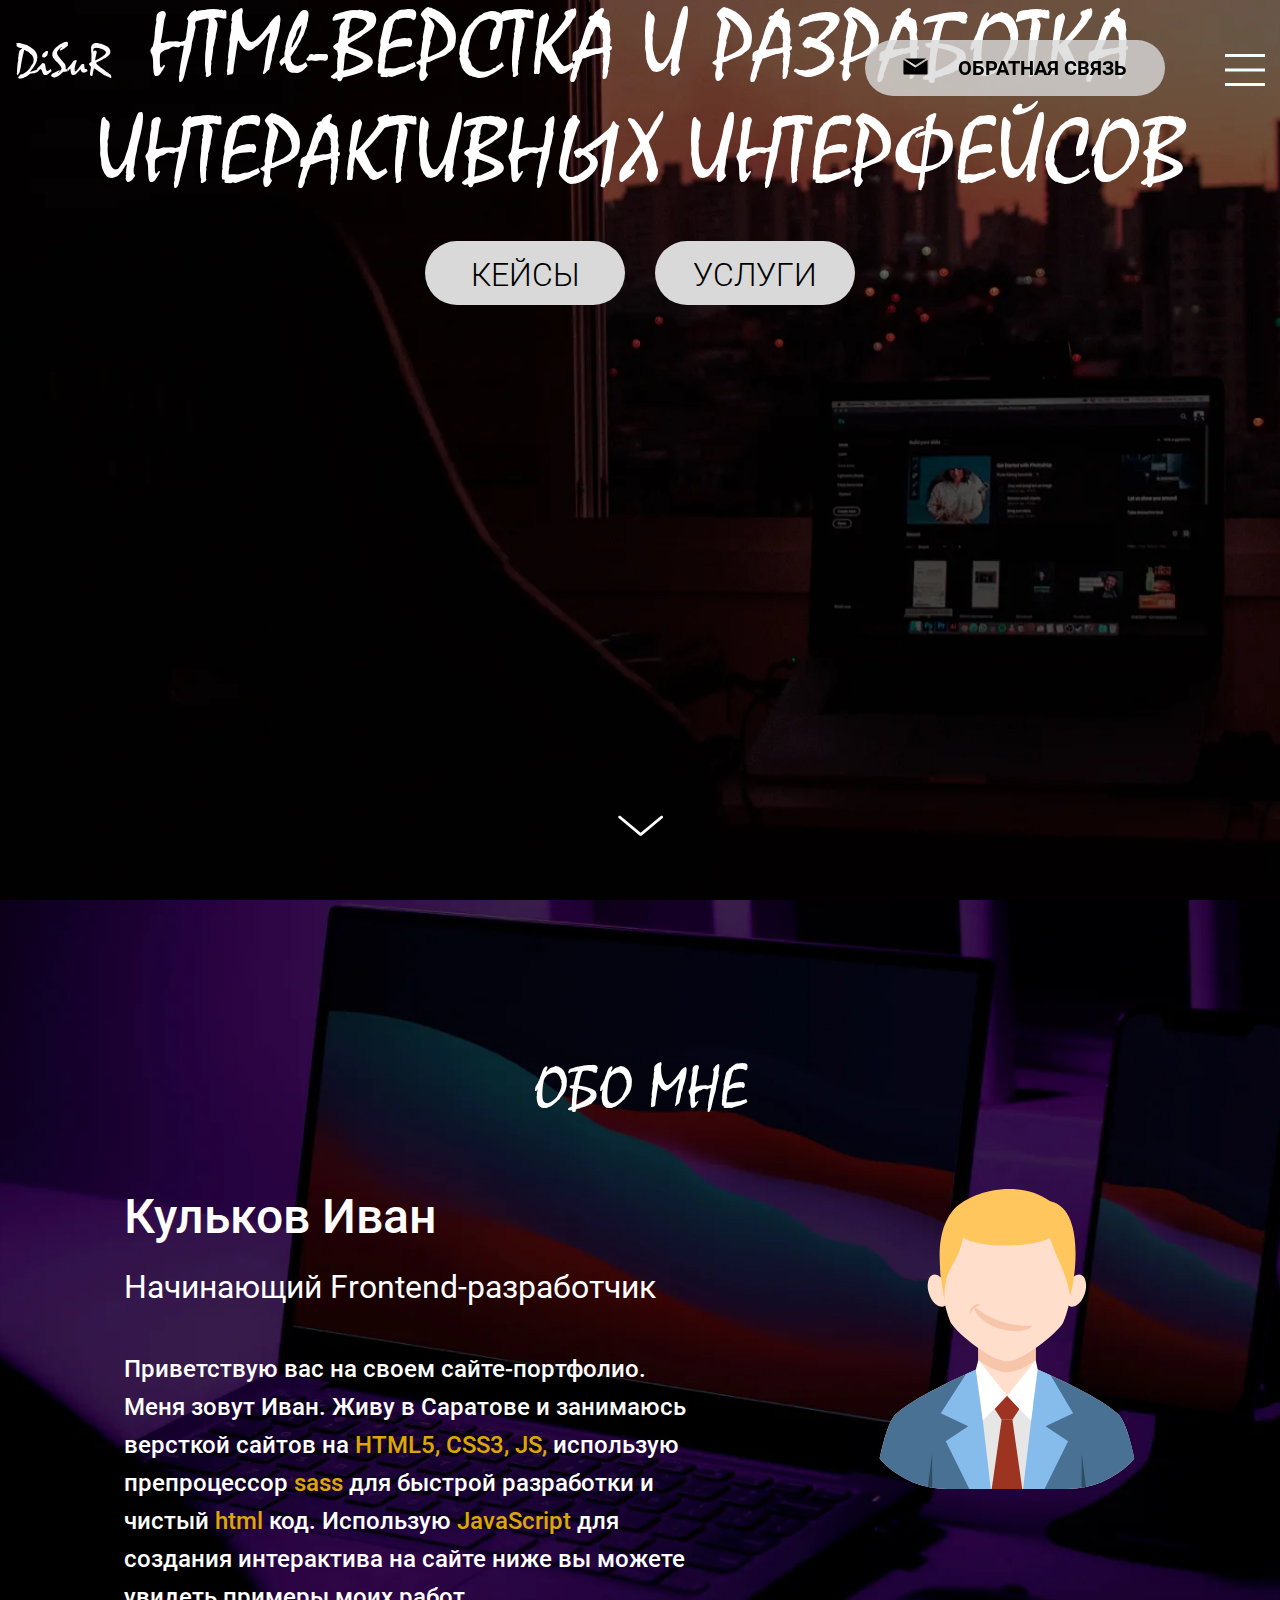
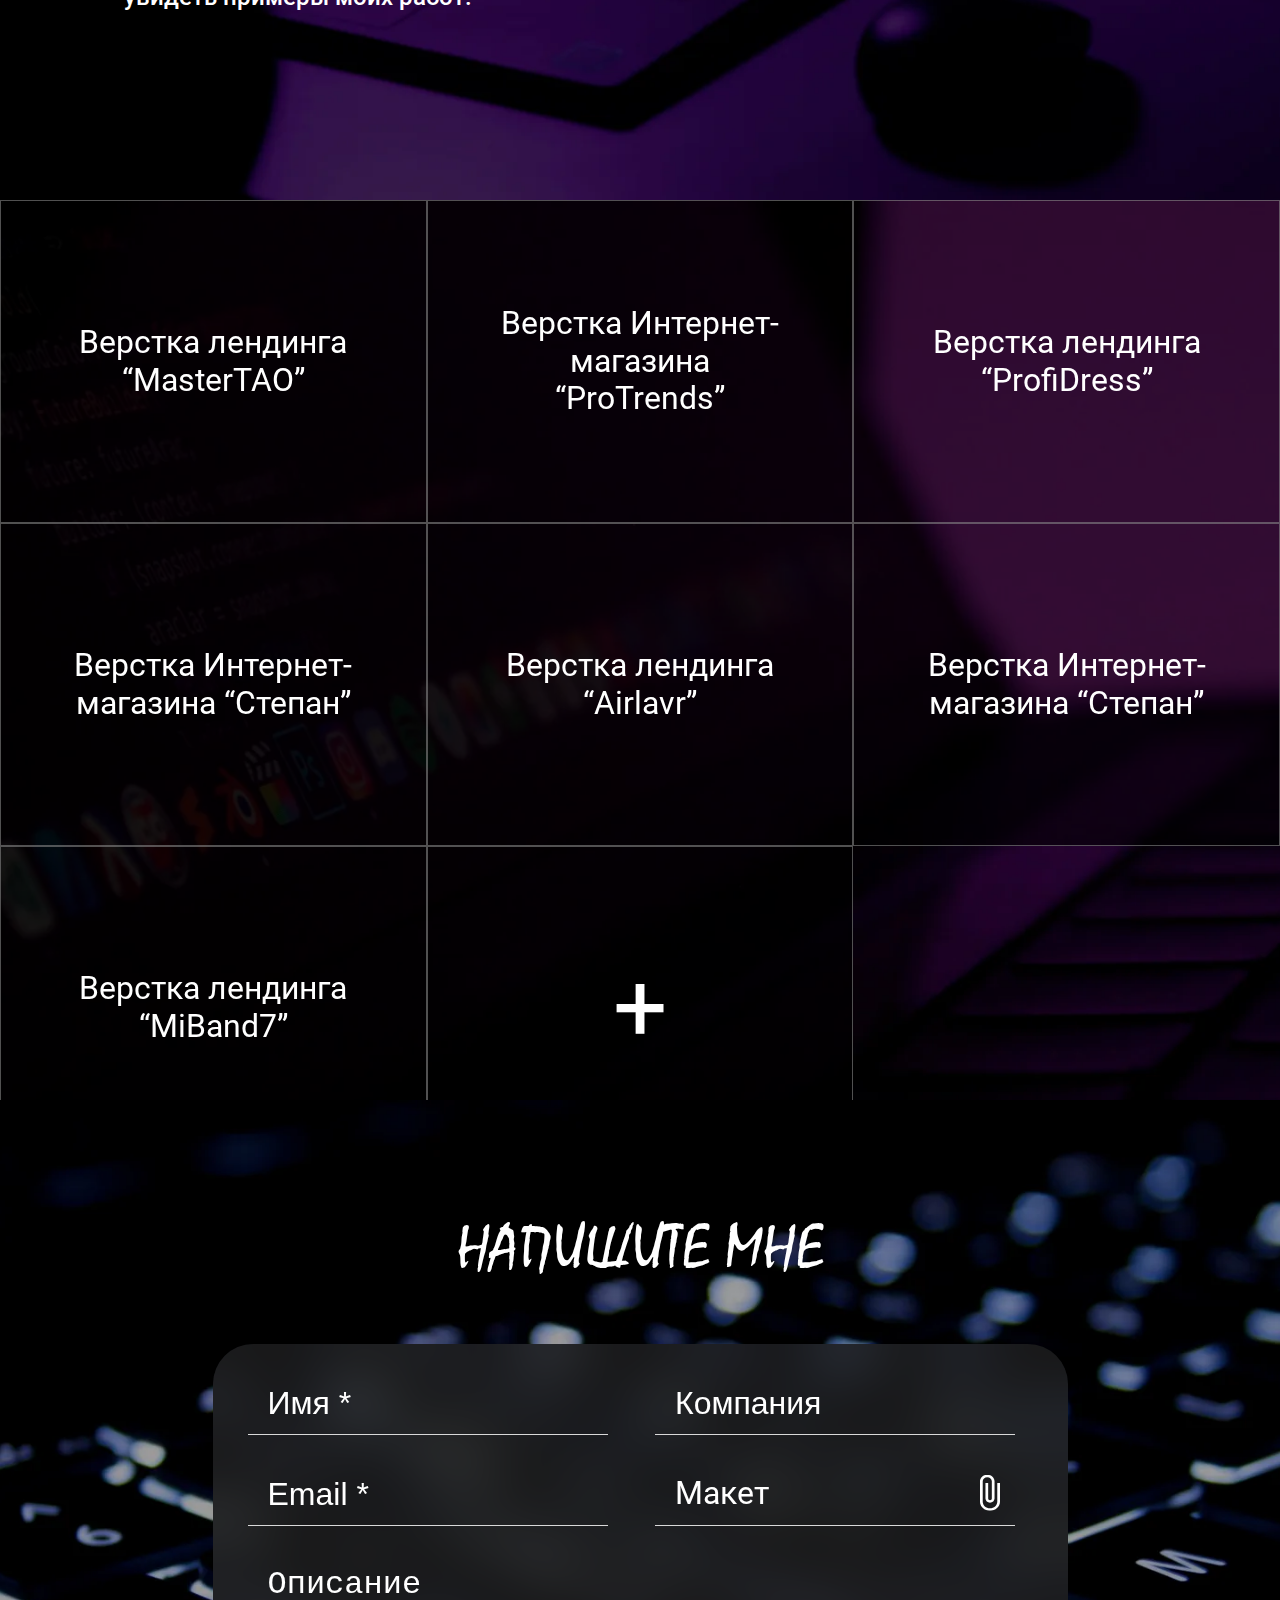
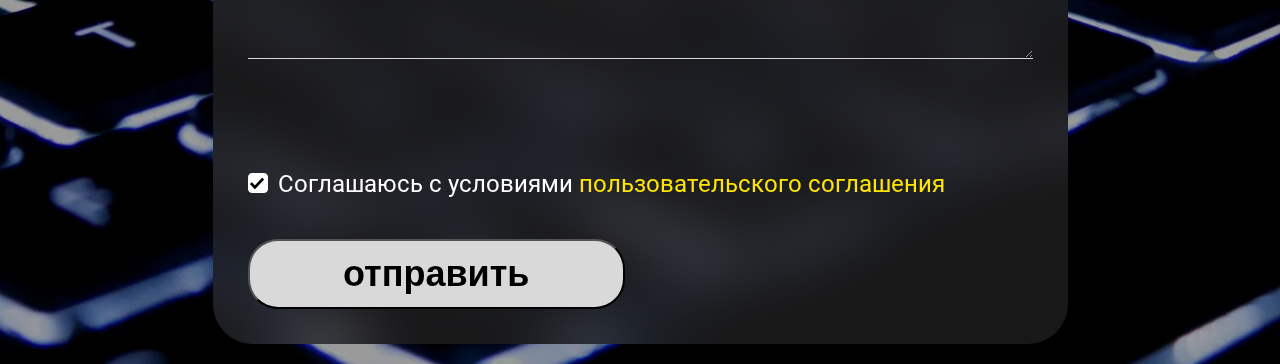
<file: index.html>
<!DOCTYPE html>
<html lang="ru">
<head>
    <meta charset="UTF-8">
    <meta http-equiv="X-UA-Compatible" content="IE=edge">
    <meta name="viewport" content="width=device-width, initial-scale=1.0">
    <meta name="yandex-verification" content="5a8815f78605da81" />
    <link rel="stylesheet" href="fonts/stylesheet.css">
    <link rel="stylesheet" type="text/css" href="css/jquery.pagepiling.css" />
    <link rel="stylesheet" href="css/style.css">
    <title>Disur</title>
</head>
<body>
    <header class="header">
        <div class="container">
            <div class="header__logo">DiSuR</div>

            
                <div class="header__callback">
                    <a href=""><img src="img/header/header-mail-icon.svg" alt=""></a>
                    <a class="header__link" href="#!">ОБРАТНАЯ СВЯЗЬ</a>
                </div>
                <div class="menu-icon">
                    <span></span>
                </div>
            

        </div>
    </header>
    <aside class="menu">
        <nav class="menu__nav">
            <div class="menu__header">
                <div class="menu-close">
                </div>
                <a href="#firstPage" class="menu__title">ГЛАВНАЯ</a>
            </div>
            <a href="#secondPage" class="menu__link menu__link_about">ОБО МНЕ</a>
            <a href="#thirdPage" class="menu__link menu__link_cases">ВЕРСТКА</a>
            <a href="#lastPage" class="menu__link menu__link_contacts">КОНТАКТЫ</a>
        </nav>

            <div class="menu__footer">
                <p class="menu__copyright">
                    © 2022 Disur
                </p>
                <div class="contacts__links">
                    <a href="#!" class="contacts__link">
                        <img src="img/contacts/phone-ico.svg" alt="">
                        8-800-555-35-35
                    </a>
                    <a href="#!" class="contacts__link">
                        <img src="img/contacts/mail-ico.svg" alt="">
                        disurfl@bk.ru
                    </a>
                    <a href="#!" class="contacts__link">
                        <img src="img/contacts/discort-ico.svg" alt="">
                        BLM2020#5130
                    </a>
                </div>
                <div class="menu__socials socials-menu">
                    <a href="" class="menu__social">
                        <img src="img/menu/telegram-icon.svg" alt="">
                    </a>
                    <a href="" class="menu__social">
                        <img src="img/menu/whatsapp-icon.svg" alt="">
                    </a>
                    <a href="" class="menu__social">
                        <img src="img/menu/vk-icon.svg" alt="">
                    </a>
                </div>
            </div>
        
    </aside>

    <div class="bottom">
        <img src="img/header/arrow-bottom.svg" alt="">
        <p>прокрутите вниз</p>
    </div>

    <div id="pagepiling">
        <div class="section promo">
            <div class="promo__body">
                <h1>HTMl-ВЕРСТКА И РАЗРАБОТКА 
                    ИНТЕРАКТИВНЫХ ИНТЕРФЕЙСОВ</h1>
                <div class="promo__buttons">
                    <a href="#thirdPage" class="promo__button button button_first">КЕЙСЫ</a>
                    <a href="#!" class="promo__button button button_second">УСЛУГИ</a>
                </div>
            </div>
        </div>
        <div class="section about pp-scrollable">
            <div class="container">

                <h2 class="about__title title">
                    ОБО МНЕ
                </h2>

                <div class="about__body">
                    <div class="about__info">
                        <h3 class="about__name">
                            Кульков Иван
                        </h3>
                        <p class="about__subtitle">
                            Начинающий Frontend-разработчик
                        </p>

                        <p class="about__text">
                            Приветствую вас на своем сайте-портфолио. Меня
                            зовут Иван. Живу в Саратове и занимаюсь версткой
                            сайтов на <span>HTML5, CSS3, JS,</span> использую препроцессор
                            <span>sass</span> для быстрой разработки и чистый <span>html</span> код.
                            Использую <span>JavaScript</span> для создания интерактива на 
                            сайте ниже вы можете увидеть примеры моих работ.
                        </p>
                    </div>
                    <div class="about__avatar"><img loading="lazy" src="img/about/avatar.svg" alt=""></div>
                </div>
            </div>
        </div>
        <div class="section cases pp-scrollable">
            
            <div class="cases__cards">
                <a href="MasterTAO/index.html" class="cases__card">
                    <p>Верстка
                        лендинга
                       “MasterTAO”</p>
                    <img loading="lazy" src="img/cases/card-bg-5.webp" alt="">
                </a>
                <a href="MasterTAO/index.html" class="cases__card">
                    <p>Верстка
                        Интернет-магазина
                       “ProTrends”</p>
                    <img loading="lazy" src="img/cases/card-bg-1.webp" alt="">
                </a>
                <a href="ProfiDress/index.html" class="cases__card">
                    <p>Верстка
                        лендинга
                       “ProfiDress”</p>
                    <img loading="lazy" src="img/cases/card-bg-2.webp" alt="">
                </a>
                <a href="ProTrends/index.html" class="cases__card">
                    <p>Верстка
                        Интернет-магазина
                       “Степан”</p>
                    <img loading="lazy" src="img/cases/card-bg-3.webp" alt="">
                </a>
                <a href="Airlavr/index.html" class="cases__card">
                    <p>Верстка
                        лендинга
                       “Airlavr”</p>
                    <img loading="lazy" src="img/cases/card-bg-4.webp" alt="">
                </a>
                <a href="index.html" class="cases__card">
                    <p>Верстка
                        Интернет-магазина
                       “Степан”</p>
                    <img loading="lazy" src="img/cases/card-bg-6.webp" alt="">
                </a>
                <a href="index.html" class="cases__card">
                    <p>Верстка
                        лендинга
                       “MiBand7”</p>
                    <img loading="lazy" src="img/cases/card-bg-7.png" alt="">
                </a>

                <div class="cases__card plus">
                    +
                </div>
            </div>

        </div>

        <div class="section contacts pp-scrollable">
            <div class="container">
                <h2 class="contacts__title title">
                    НАПИШИТЕ МНЕ
                </h2>
                <div class="contacts__body">
                    <form id="form" action="#" class="contacts__form">
                        <input required type="text" placeholder="Имя *" name="name" class="contacts__name contacts__input _req">
                        <input type="text" placeholder="Компания" name="company" class="contacts__company contacts__input">
                        <input required type="text" placeholder="Email *" name="mail" class="contacts__mail contacts__input _req">
                        <label class="file" for="fileImg">
                            <input accept=".jpg, .png, .gif, .webp, .psd, .fig" id="fileImg" type="file" name="fileImg" class="contacts__file">
                            <span class="file-text">Макет</span>
                            <span class="file-img"></span>
                        </label>
                        <textarea placeholder="Описание" name="description" id="desc" class="contacts__desc" ></textarea>

                        <label class="check option">
                            <input checked type="checkbox" class="check__input _req">
                            <span class="check__box"></span>
                            Соглашаюсь с условиями <a href="#!">пользовательского соглашения</a>
                        </label>
                        <input class="contacts__button" value="отправить" type="submit" name="submit">
                    </form>
                </div>
            </div>
        </div>
    </div>




    <script
    src="https://code.jquery.com/jquery-3.6.0.slim.min.js"
    integrity="sha256-u7e5khyithlIdTpu22PHhENmPcRdFiHRjhAuHcs05RI="
    crossorigin="anonymous"></script>
<script type="text/javascript" src="js/jquery.pagepiling.min.js"></script>
<script src="js/app.js"></script>
</body>
</html>
</file>
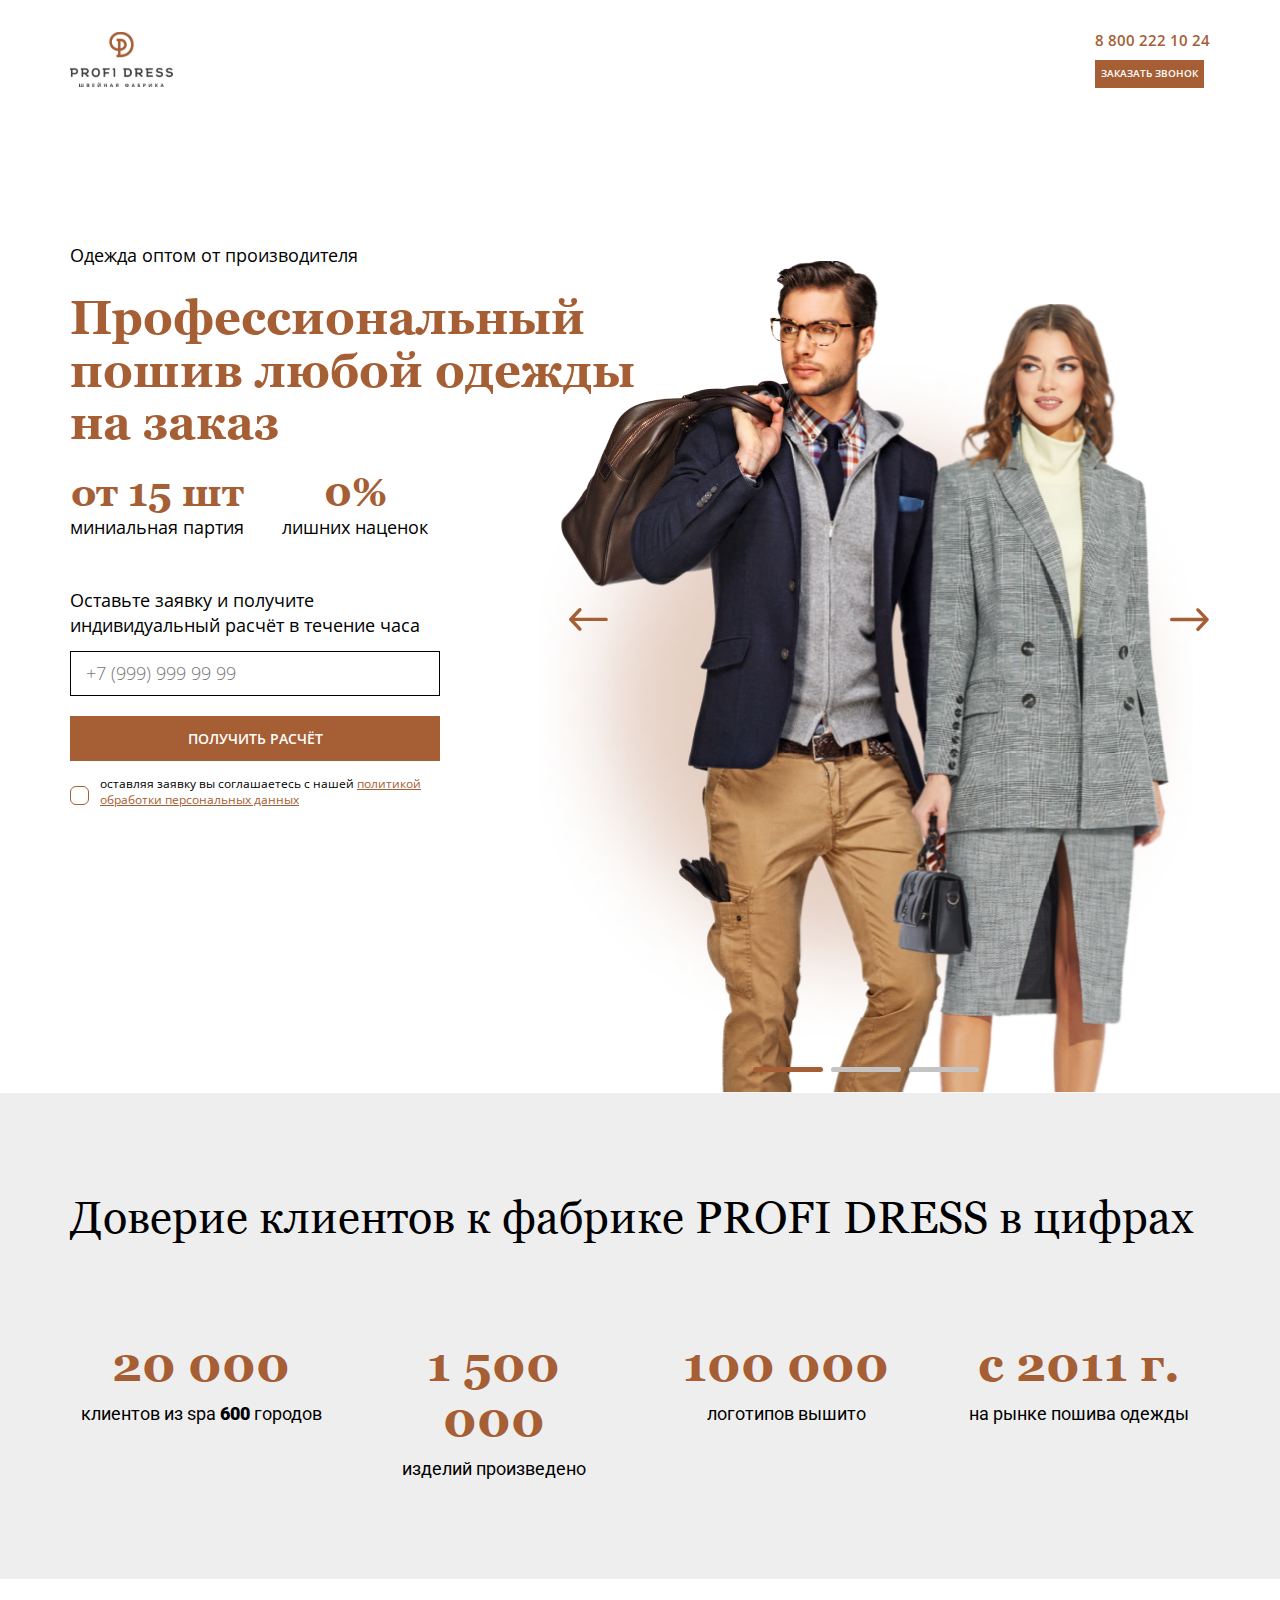
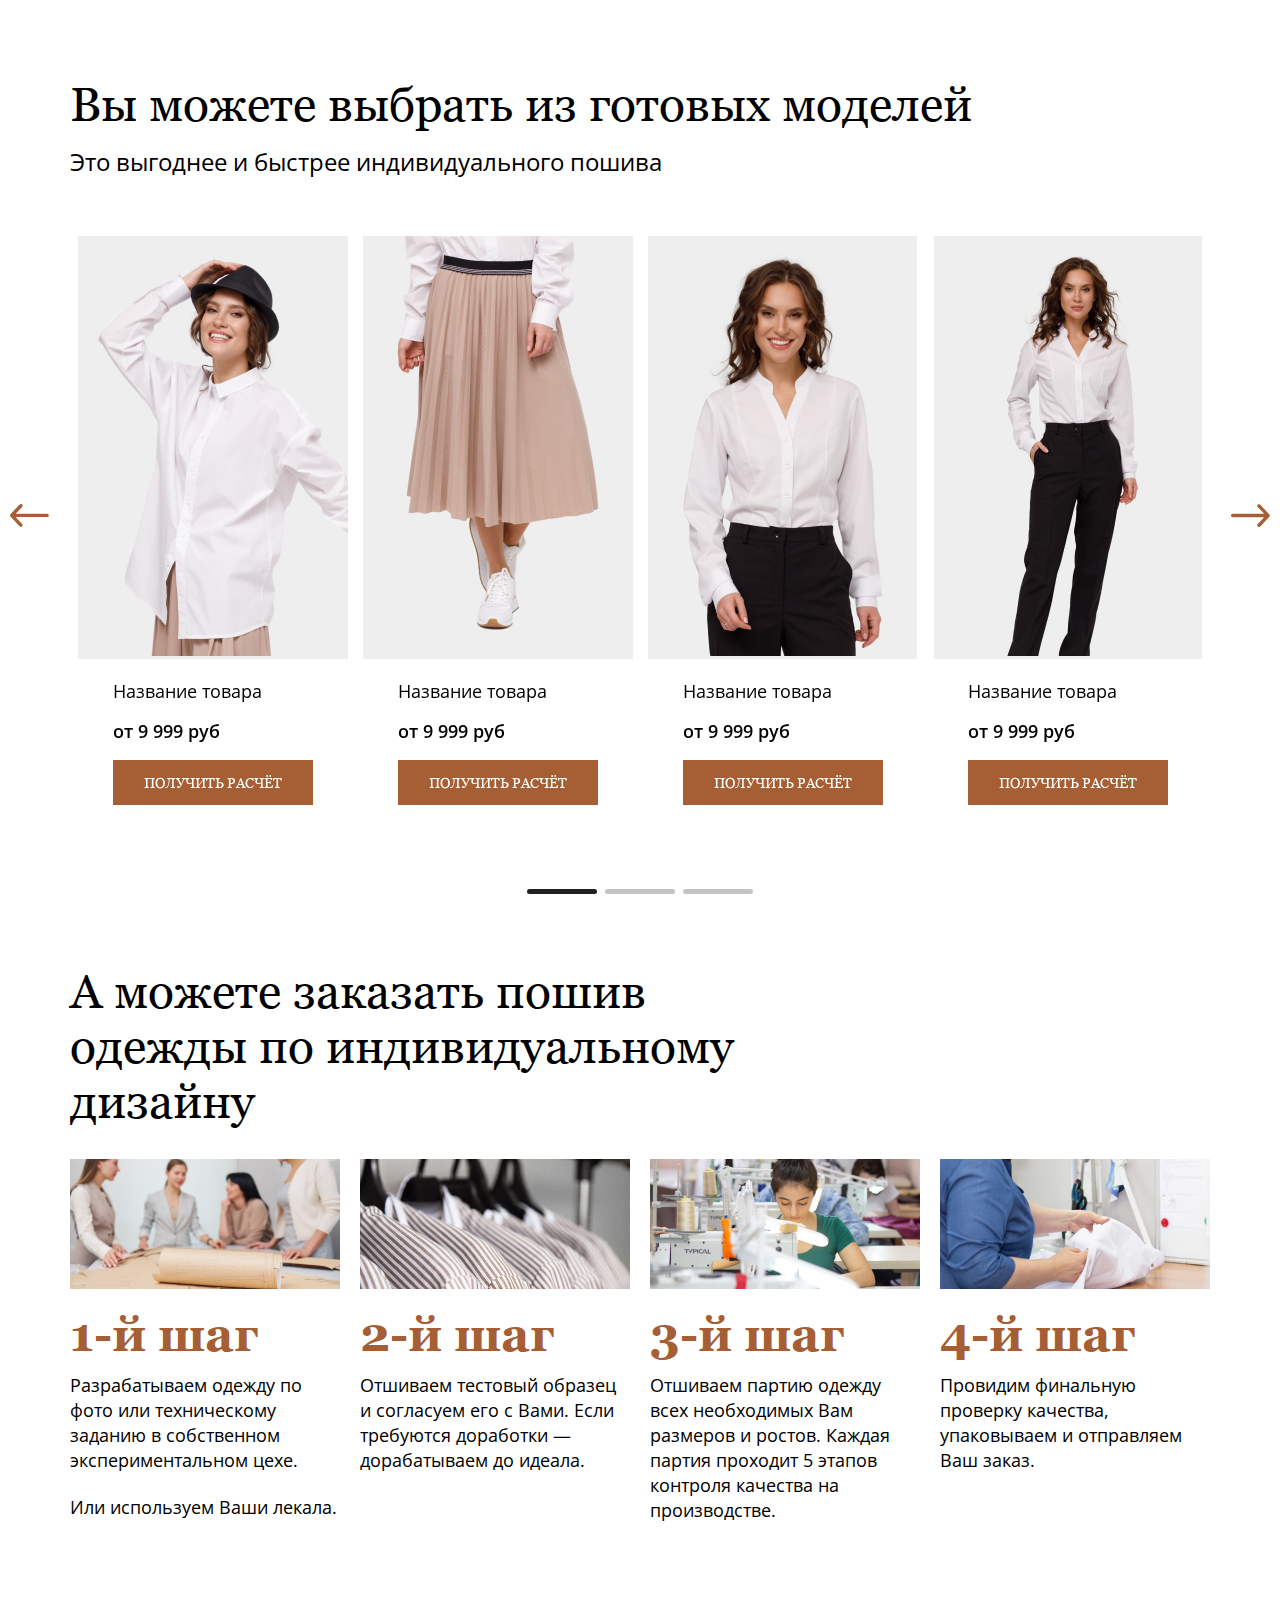
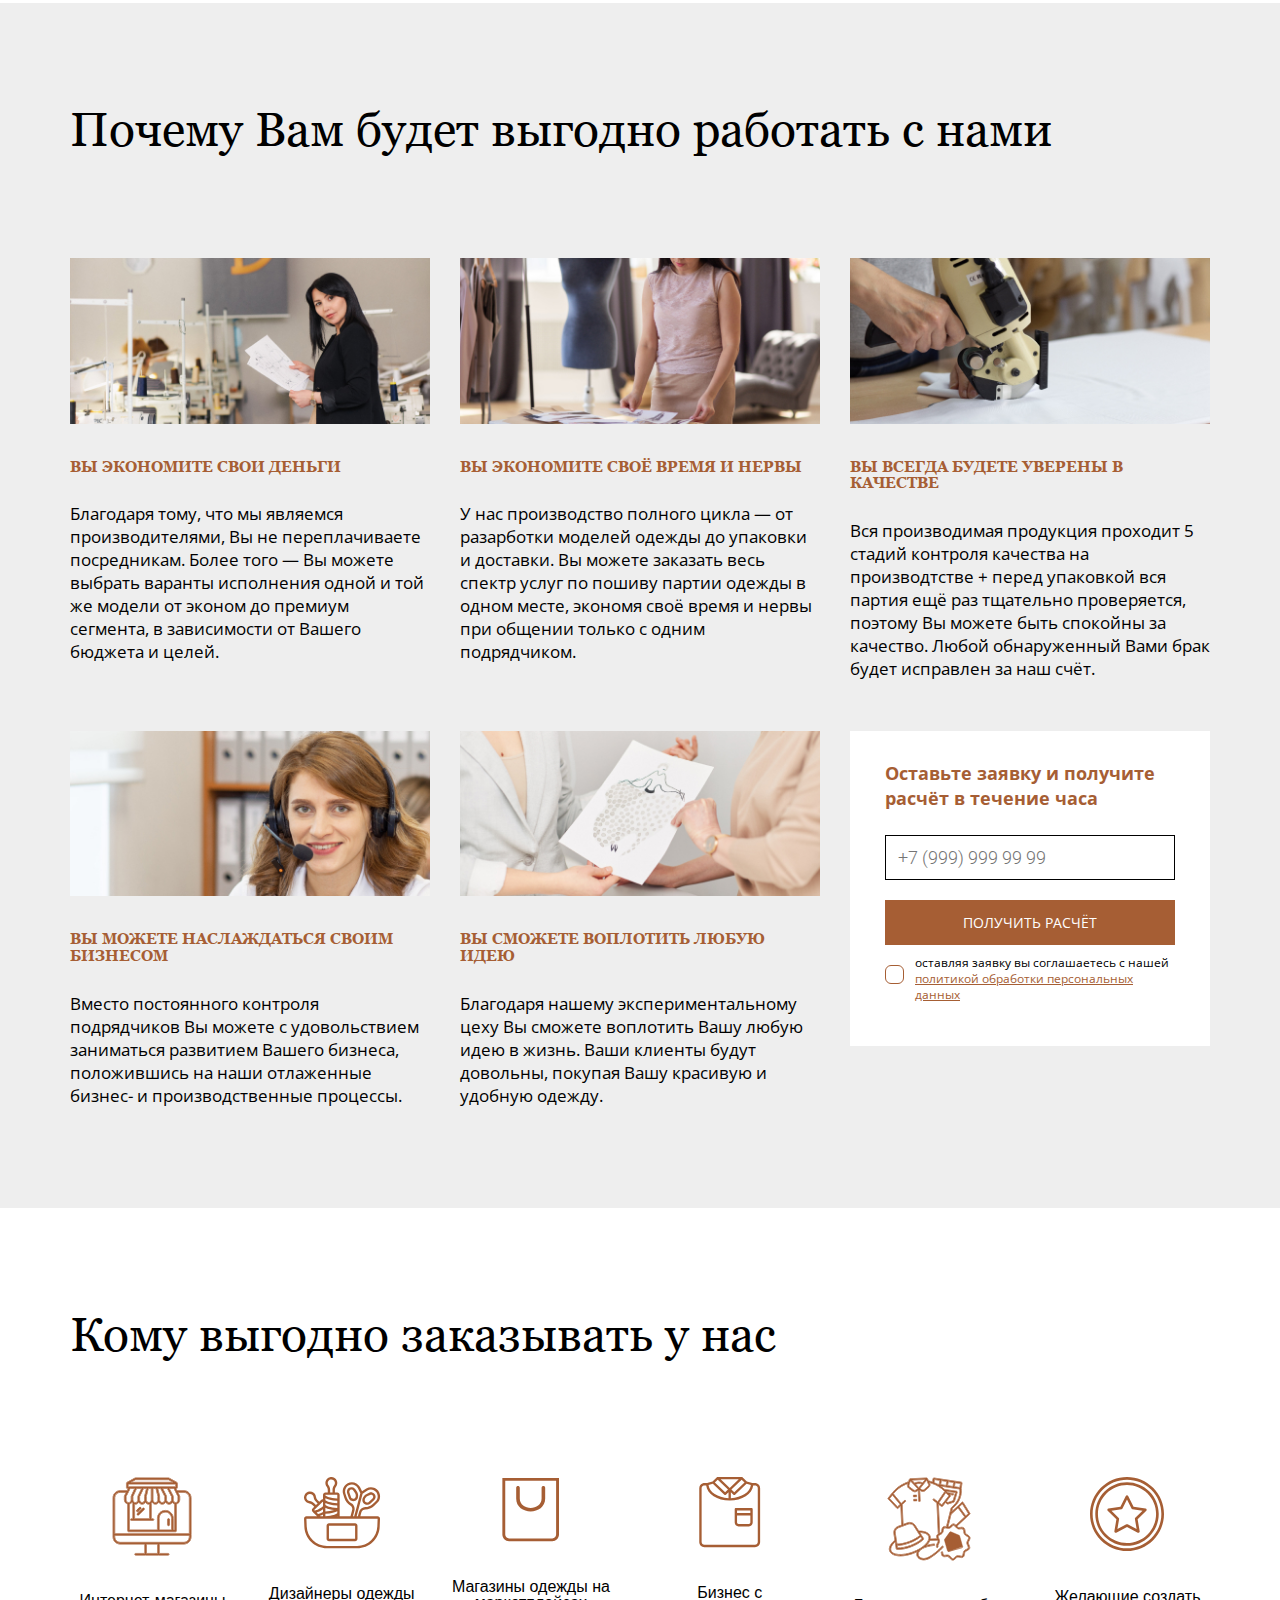
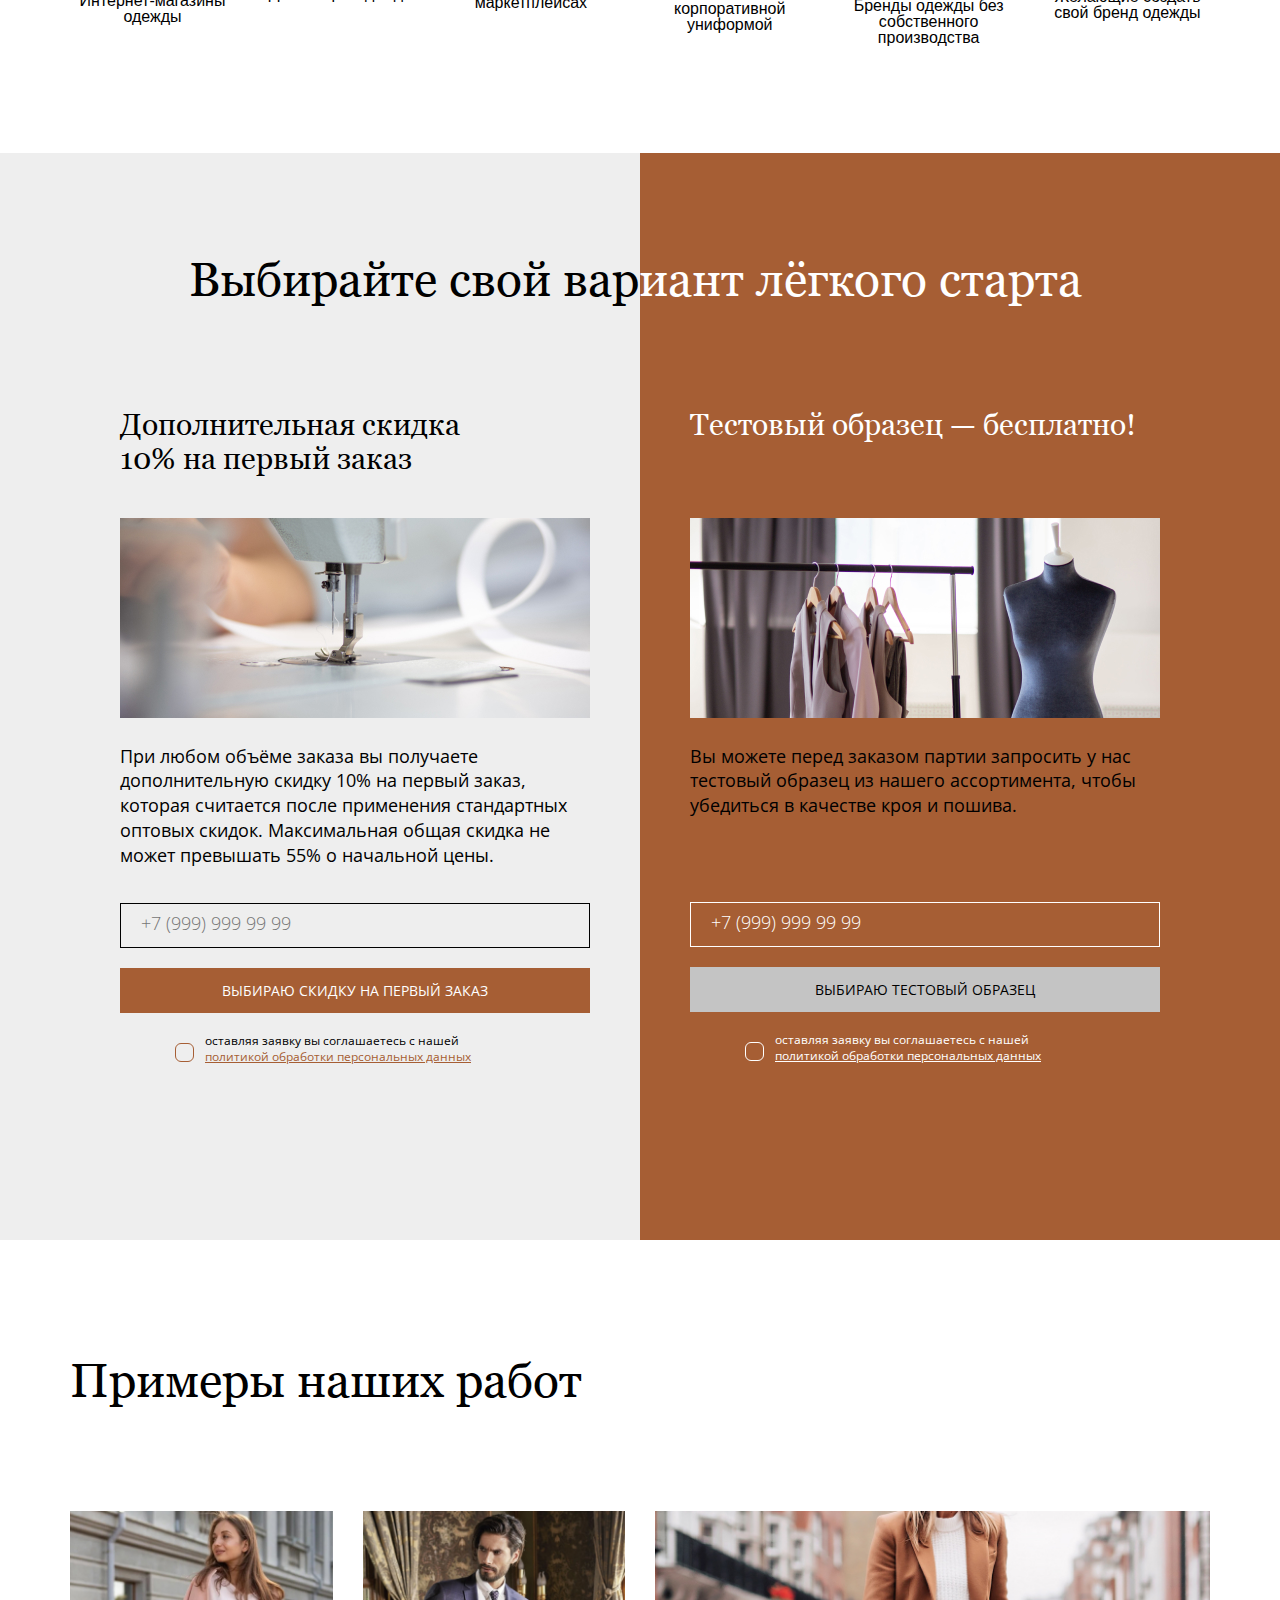
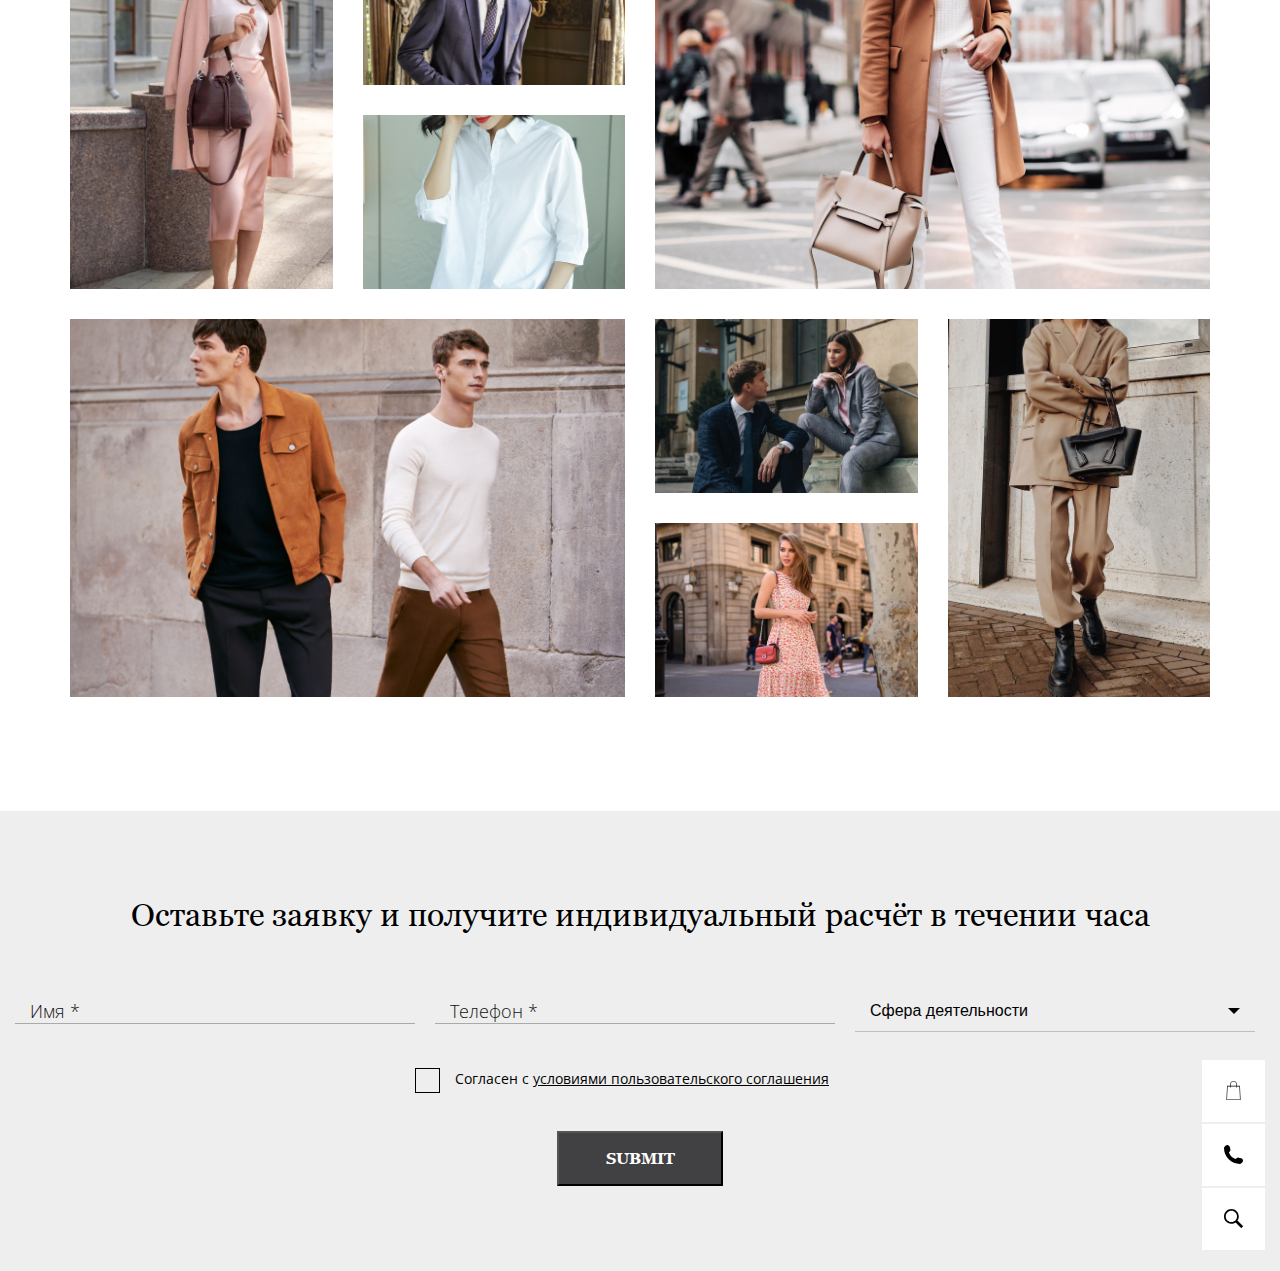
<file: ProfiDress/index.html>
<!DOCTYPE html>
<html lang="ru">
<head>
    <meta charset="UTF-8">
    <meta http-equiv="X-UA-Compatible" content="IE=edge">
    <meta name="viewport" content="width=device-width, initial-scale=1.0">
    <link href = "fonts/stylesheet.css" rel = "stylesheet" type = "text/css" />
    <link rel="preconnect" href="https://fonts.googleapis.com">
    <link rel="stylesheet" href="https://unpkg.com/swiper@8/swiper-bundle.min.css"/>
    <link rel="preconnect" href="https://fonts.gstatic.com" crossorigin>
    <link href="https://fonts.googleapis.com/css2?family=Open+Sans:wght@300;400;600;700&family=Roboto:wght@300;400;500;900&display=swap" rel="stylesheet">
    <link rel="stylesheet" href="css/style.css">
    <title>Profi Dress</title>
</head>
<body>
    
    <header class="header">
        <div class="container">
            <div class="header__content">
                <img src="img/header/logo-icon.svg" alt="Логотип" class="header__logo">

                <div class="header__contacts">
                    <a href="tel:+78002221024" class="header__phone">8 800 222 10 24</a>
                    <div class="button header__button">заказать звонок</div>
                </div>
            </div>
        </div>
    </header>

    <main class="main">
        <section class="promo">
            <div class="container">

               
                    <p class="promo__desc">
                        Одежда оптом от производителя
                    </p>
                    <h1>
                        Профессиональный 
                        пошив любой одежды 
                        на заказ
                    </h1>

                    <div class="promo__cards">
                        <div class="promo__info">
                            <h2 class="promo__subheader">
                                от 15 шт
                            </h2>
                            <p>
                                миниальная партия
                            </p>
                        </div>
                        <div class="promo__info">
                            <h2 class="promo__subheader">
                                0%
                            </h2>
                            <p>
                                лишних наценок
                            </p>
                        </div>
                    </div>

                    <form action="">
                        <label class="promo__label">
                            Оставьте заявку и получите
                            индивидуальный расчёт в течение часа
                            <input placeholder="+7 (999) 999 99 99" class="promo__phone" type="text" name="phone">
                        </label>

                        <input value="Получить расчёт" type="submit" class="button button_lg promo__button">
                        <label class="check">
                            <input class="check__input"  type="checkbox" name="political">
                            <span class="check__box"></span>
                            оставляя заявку вы соглашаетесь с нашей
                            <a href="#!">политикой обработки персональных данных</a>
                        </label>
                    </form>

                

                <div class="swiper">
                    <!-- Additional required wrapper -->
                    <div class="swiper-wrapper">
                      <!-- Slides -->
                      <div class="swiper-slide">
                        <img src="img/promo/first-slide-img.png" alt="">
                      </div>
                      <div class="swiper-slide">
                        <img src="img/promo/second-slide-img.png" alt="">
                      </div>
                      <div class="swiper-slide">
                        <img src="img/promo/third-slide-img.png" alt="">
                      </div>
                      ...
                    </div>
                    <!-- If we need pagination -->
                    <div class="swiper-pagination"></div>
                  
                    <!-- If we need navigation buttons -->
                    
                  
                    <!-- If we need scrollbar -->
                  </div>
                  <div class="swiper-button-prev"></div>
                  <div class="swiper-button-next"></div>
            </div>
        </section>

        <section class="confidence">
            <div class="container">
                <h2 class="confidence__title">
                    Доверие клиентов к фабрике PROFI DRESS в цифрах
                </h2>

                <div class="confidence__cards">
                    <div class="confidence__card">
                        <p class="confidence__subtitle">
                            20 000
                        </p>
                        <p>
                            клиентов из spa <span>600</span> городов
                        </p>
                    </div>
                    <div class="confidence__card">
                        <p class="confidence__subtitle">
                            1 500 000
                        </p>
                        <p>
                            изделий произведено
                        </p>
                    </div>
                    <div class="confidence__card">
                        <p class="confidence__subtitle">
                            100 000
                        </p>
                        <p>
                            логотипов вышито
                        </p>
                    </div>
                    <div class="confidence__card">
                        <p class="confidence__subtitle">
                            с 2011 г.
                        </p>
                        <p>
                            на рынке пошива одежды
                        </p>
                    </div>
                </div>
            </div>
        </section>

        <section class="choice">
            <div class="container">
                
                <h2 class="choice__title">
                    Вы можете выбрать из готовых моделей
                </h2>
                <h3 class="choice__subtitle">
                    Это выгоднее и быстрее индивидуального пошива
                </h3>

                <div class="choice-swiper">
                    <!-- Additional required wrapper -->
                    <div class="swiper-wrapper">
                      <!-- Slides -->
                        <div class="swiper-slide">
                            <div class="choice__card card-choice">
                                <div class="card-choice__bg"><img src="img/choice/first-card-img.png" alt="" class="choice__img"></div>
                                <div class="card-choice__title">
                                    Название товара
                                </div>
                                <div class="card-choice__price">
                                    от 9 999 руб
                                </div>
                                <div class="button button_medium card-choice__button">
                                    Получить расчёт
                                </div>
                            </div>
                        </div>
                        <div class="swiper-slide">
                            <div class="choice__card card-choice">
                                <div class="card-choice__bg">
                                    <img src="img/choice/second-card-img.png" alt="" class="choice__img">
                                </div>
                                <div class="card-choice__title">
                                    Название товара
                                </div>
                                <div class="card-choice__price">
                                    от 9 999 руб
                                </div>
                                <div class="button button_medium card-choice__button">
                                    Получить расчёт
                                </div>
                            </div>
                        </div>
                        <div class="swiper-slide">
                            <div class="choice__card card-choice">
                                <div class="card-choice__bg"><img src="img/choice/3-card-img.png" alt="" class="choice__img"></div>
                                <div class="card-choice__title">
                                    Название товара
                                </div>
                                <div class="card-choice__price">
                                    от 9 999 руб
                                </div>
                                <div class="button button_medium card-choice__button">
                                    Получить расчёт
                                </div>
                            </div>
                        </div>
                        <div class="swiper-slide">
                            <div class="choice__card card-choice">
                                <div class="card-choice__bg"><img src="img/choice/4-card-img.png" alt="" class="choice__img"></div>
                                <div class="card-choice__title">
                                    Название товара
                                </div>
                                <div class="card-choice__price">
                                    от 9 999 руб
                                </div>
                                <div class="button button_medium card-choice__button">
                                    Получить расчёт
                                </div>
                            </div>
                        </div>
                        <div class="swiper-slide">
                            <div class="choice__card card-choice">
                                <div class="card-choice__bg"><img src="img/choice/5-card-img.png" alt="" class="choice__img"></div>
                                <div class="card-choice__title">
                                    Название товара
                                </div>
                                <div class="card-choice__price">
                                    от 9 999 руб
                                </div>
                                <div class="button button_medium card-choice__button">
                                    Получить расчёт
                                </div>
                            </div>
                        </div>
                        <div class="swiper-slide">
                            <div class="choice__card card-choice">
                                <div class="card-choice__bg"><img src="img/choice/6-card-img.png" alt="" class="choice__img"></div>
                                <div class="card-choice__title">
                                    Название товара
                                </div>
                                <div class="card-choice__price">
                                    от 9 999 руб
                                </div>
                                <div class="button button_medium card-choice__button">
                                    Получить расчёт
                                </div>
                            </div>
                        </div>
                        <div class="swiper-slide">
                            <div class="choice__card card-choice">
                                <div class="card-choice__bg"><img src="img/choice/7-card-img.png" alt="" class="choice__img"></div>
                                <div class="card-choice__title">
                                    Название товара
                                </div>
                                <div class="card-choice__price">
                                    от 9 999 руб
                                </div>
                                <div class="button button_medium card-choice__button">
                                    Получить расчёт
                                </div>
                            </div>
                        </div>
                        <div class="swiper-slide">
                            <div class="choice__card card-choice">
                                <div class="card-choice__bg"><img src="img/choice/8-card-img.png" alt="" class="choice__img"></div>
                                <div class="card-choice__title">
                                    Название товара
                                </div>
                                <div class="card-choice__price">
                                    от 9 999 руб
                                </div>
                                <div class="button button_medium card-choice__button">
                                    Получить расчёт
                                </div>
                            </div>
                        </div>
                        <div class="swiper-slide">
                            <div class="choice__card card-choice">
                                <div class="card-choice__bg"><img src="img/choice/9-card-img.png" alt="" class="choice__img"></div>
                                <div class="card-choice__title">
                                    Название товара
                                </div>
                                <div class="card-choice__price">
                                    от 9 999 руб
                                </div>
                                <div class="button button_medium card-choice__button">
                                    Получить расчёт
                                </div>
                            </div>
                        </div>
                        <div class="swiper-slide">
                            <div class="choice__card card-choice">
                                <div class="card-choice__bg"><img src="img/choice/10-card-img.png" alt="" class="choice__img"></div>
                                <div class="card-choice__title">
                                    Название товара
                                </div>
                                <div class="card-choice__price">
                                    от 9 999 руб
                                </div>
                                <div class="button button_medium card-choice__button">
                                    Получить расчёт
                                </div>
                            </div>
                        </div>
                        <div class="swiper-slide">
                            <div class="choice__card card-choice">
                                <div class="card-choice__bg"><img src="img/choice/11-card-img.png" alt="" class="choice__img"></div>
                                <div class="card-choice__title">
                                    Название товара
                                </div>
                                <div class="card-choice__price">
                                    от 9 999 руб
                                </div>
                                <div class="button button_medium card-choice__button">
                                    Получить расчёт
                                </div>
                            </div>
                        </div>
                        <div class="swiper-slide">
                            <div class="choice__card card-choice">
                                <div class="card-choice__bg"><img src="img/choice/12-card-img.png" alt="" class="choice__img"></div>
                                <div class="card-choice__title">
                                    Название товара
                                </div>
                                <div class="card-choice__price">
                                    от 9 999 руб
                                </div>
                                <div class="button button_medium card-choice__button">
                                    Получить расчёт
                                </div>
                            </div>
                        </div>
                    
                      
                    </div>
                    <!-- If we need pagination -->
                    <div class="choice-swiper-pagination"></div>
                  
                    <!-- If we need navigation buttons -->
                    
                  </div>
                  <div class="choice-swiper-button-prev"></div>
                    <div class="choice-swiper-button-next"></div>
            </div>


        </section>

        <section class="individual">
            <div class="container">
                <h2 class="individual__title">
                    А можете заказать пошив одежды
                    по индивидуальному дизайну
                </h2>

                <div class="individual__cards">
                    <div class="individual__card card-individual">
                        <img src="img/individual/card-1.jpg" alt="" class="card-individual__img">
                        <div class="card-individual__title">
                            1-й шаг
                        </div>
                        <p class="card-individual__desc">
                            Разрабатываем одежду по фото или техническому заданию в собственном экспериментальном цехе.
                        </p>
                        <p class="card-individual__desc">
                            Или используем Ваши лекала.
                        </p>
                    </div>
                    <div class="individual__card card-individual">
                        <img src="img/individual/card-2.jpg" alt="" class="card-individual__img">
                        <div class="card-individual__title">
                            2-й шаг
                        </div>
                        <p class="card-individual__desc">
                            Отшиваем тестовый образец и согласуем его с Вами. Если требуются доработки — дорабатываем до идеала.
                        </p>
                    </div>
                    <div class="individual__card card-individual">
                        <img src="img/individual/card-3.jpg" alt="" class="card-individual__img">
                        <div class="card-individual__title">
                            3-й шаг
                        </div>
                        <p class="card-individual__desc">
                            Отшиваем партию одежду всех необходимых Вам размеров и ростов. Каждая партия проходит 5 этапов контроля качества на производстве.
                        </p>
                    </div>
                    <div class="individual__card card-individual">
                        <img src="img/individual/card-4.jpg" alt="" class="card-individual__img">
                        <div class="card-individual__title">
                            4-й шаг
                        </div>
                        <p class="card-individual__desc">
                            Провидим финальную проверку качества, упаковываем и отправляем Ваш заказ.
                        </p>
                    </div>
                </div>

            </div>
        </section>

        <section class="benefits">
            <div class="container">
                <h2 class="benefits__title">
                    Почему Вам будет выгодно работать с нами
                </h2>

                <div class="benefits__cards">
                    <div class="benefits__card card-benefits">
                        <img src="img/benefits/card-1.jpg" alt="" class="card-benefits__img">
                        <div class="card-benefits__title">
                            Вы экономите свои деньги
                        </div>
                        <p class="card-benefits__desc">
                            Благодаря тому, что мы являемся производителями, Вы не переплачиваете посредникам. Более того — Вы можете выбрать варанты исполнения одной и той же модели от эконом до премиум сегмента, в зависимости от Вашего бюджета и целей.
                        </p>
                    </div>
                    <div class="benefits__card card-benefits">
                        <img src="img/benefits/card-2.jpg" alt="" class="card-benefits__img">
                        <div class="card-benefits__title">
                            Вы экономите своё время и нервы
                        </div>
                        <p class="card-benefits__desc">
                            У нас производство полного цикла — от разарботки моделей одежды до упаковки и доставки. Вы можете заказать весь спектр услуг по пошиву партии одежды в одном месте, экономя своё время и нервы при общении только с одним подрядчиком.
                        </p>
                    </div>
                    <div class="benefits__card card-benefits">
                        <img src="img/benefits/card-3.jpg" alt="" class="card-benefits__img">
                        <div class="card-benefits__title">
                            Вы всегда будете уверены в качестве
                        </div>
                        <p class="card-benefits__desc">
                            Вся производимая продукция проходит 5 стадий контроля качества на производтстве + перед упаковкой вся партия ещё раз тщательно проверяется, поэтому Вы можете быть спокойны за качество. Любой обнаруженный Вами брак будет исправлен за наш счёт.
                        </p>
                    </div>
                    <div class="benefits__card card-benefits">
                        <img src="img/benefits/card-4.jpg" alt="" class="card-benefits__img">
                        <div class="card-benefits__title">
                            Вы можете наслаждаться своим бизнесом
                        </div>
                        <p class="card-benefits__desc">
                            Вместо постоянного контроля подрядчиков Вы можете с удовольствием заниматься развитием Вашего бизнеса, положившись на наши отлаженные бизнес- 
                            и производственные процессы. 
                        </p>
                    </div>
                    <div class="benefits__card card-benefits">
                        <img src="img/benefits/card-5.jpg" alt="" class="card-benefits__img">
                        <div class="card-benefits__title">
                            Вы сможете воплотить любую идею
                        </div>
                        <p class="card-benefits__desc">
                            Благодаря нашему экспериментальному цеху Вы сможете воплотить Вашу любую идею в жизнь. Ваши клиенты будут довольны, покупая Вашу красивую 
                            и удобную одежду.
                        </p>
                    </div>
                    <div class="benefits__card card-benefits">
                        <form  class="benefits__form" action="">
                            <label class="benefits__form-title">
                                Оставьте заявку и получите
                                расчёт в течение часа
                                <input class="benefits__form-number" placeholder="+7 (999) 999 99 99" name="number" type="text">
                            </label>
                                <input value="Получить расчёт" class="benefits__form-button" type="button">
                                <label class="check">
                                    <input class="check__input"  type="checkbox" name="political">
                                    <span class="check__box"></span>
                                    оставляя заявку вы соглашаетесь с нашей
                                    <a href="#!">политикой обработки персональных данных</a>
                                </label>
                            
                        </form>
                    </div>
                </div>

            </div>
        </section>

        <section class="order">
            <div class="container">
                <h2 class="order__title">
                    Кому выгодно заказывать у нас
                </h2>

                <div class="order__cards">
                    <div class="order__card">
                        <img src="img/order/first-card-ico.svg" alt="shop" class="order__img">
                        <p class="order__info">
                            Интернет-магазины
                            одежды
                        </p>
                    </div>
                    <div class="order__card">
                        <img src="img/order/second-card-ico.svg" alt="корзина" class="order__img">
                        <p class="order__info">
                            Дизайнеры
                            одежды
                        </p>
                    </div>
                    <div class="order__card">
                        <img src="img/order/third-card-ico.svg" alt="пакет" class="order__img">
                        <p class="order__info">
                            Магазины одежды
                            на маркетплейсах
                        </p>
                    </div>
                    <div class="order__card">
                        <img src="img/order/fourth-card-ico.svg" alt="рубашка" class="order__img">
                        <p class="order__info">
                            Бизнес с корпоративной униформой
                        </p>
                    </div>
                    <div class="order__card">
                        <img src="img/order/fifth-card-ico.svg" alt="одежда" class="order__img">
                        <p class="order__info">
                            Бренды одежды без собственного производства
                        </p>
                    </div>
                    <div class="order__card">
                        <img src="img/order/sixth-card-ico.svg" alt="звездочка" class="order__img">
                        <p class="order__info">
                            Желающие создать свой бренд одежды
                        </p>
                    </div>
                </div>
            </div>
        </section>

        <section class="option">
            <div class="container">
                <h2 class="option__title">
                    <span>Выбирайте свой вар</span>иант лёгкого старта
                </h2>

                <div class="option__cards">
                    <div class="option__card card-option">
                        <h3 class="card-option__label">
                            Дополнительная скидка
                            10% на первый заказ
                        </h3>
                        <img src="img/option/first-icon.jpg" alt="швейная машина" class="card-option__img">
                        <div class="card-option__desc">
                            При любом объёме заказа вы получаете дополнительную скидку 10% на первый заказ, которая считается после применения стандартных оптовых скидок. Максимальная общая скидка не может превышать 55% о начальной цены.
                        </div>
                        <form class="card-option__form" action="">
                            <input placeholder="+7 (999) 999 99 99" class="card-option__phone" name="option-phone-first" type="text">
                            <input value="ВЫБИРАЮ скидку на первый заказ" class="card-option__button" type="submit">
                            <label class="check card-option__check">
                                <input class="check__input"  type="checkbox" name="political">
                                <span class="check__box"></span>
                                оставляя заявку вы соглашаетесь с нашей
                                <a href="#!">политикой обработки персональных данных</a>
                            </label>
                        </form>
                    </div>
                    <div class="option__card card-option">
                        <h3 class="card-option__label card-option__label_white">
                            Тестовый образец — бесплатно!
                        </h3>
                        <img src="img/option/second-icon.jpg" alt="модели одежды" class="card-option__img">
                        <div class="card-option__desc">
                            Вы можете перед заказом партии запросить у нас тестовый образец из нашего ассортимента, чтобы убедиться в качестве кроя и пошива.
                        </div>
                        <form class="card-option__form" action="">
                            <input placeholder="+7 (999) 999 99 99" class="card-option__phone card-option__phone_white pl" name="option-phone-first" type="text">
                            <input value="ВЫБИРАЮ ТЕСТОВЫЙ ОБРАЗЕЦ" class="card-option__button card-option__button_white" type="submit">
                            <label class="check card-option__check card-option__check_white">
                                <input class="check__input"  type="checkbox" name="political">
                                <span class="check__box"></span>
                                оставляя заявку вы соглашаетесь с нашей
                                <a href="#!">политикой обработки персональных данных</a>
                            </label>
                        </form>
                    </div>
                </div>
            </div>
        </section>

        <section class="work">
            <div class="container">
                <h2 class="work__title">
                    Примеры наших работ
                </h2>

                <div class="work__images">
                    <img src="img/work/1-img.jpg" alt="" class="work__img">
                    <img src="img/work/2-img.jpg" alt="" class="work__img">
                    <img src="img/work/3-img.jpg" alt="" class="work__img">
                    <img src="img/work/4-img.jpg" alt="" class="work__img">
                </div>

                <div class="work__images work__images_2">
                    <img src="img/work/5-img.jpg" alt="" class="work__img work__img_2">
                    <img src="img/work/6-img.jpg" alt="" class="work__img work__img_2">
                    <img src="img/work/7-img.jpg" alt="" class="work__img work__img_2">
                    <img src="img/work/8-img.jpg" alt="" class="work__img work__img_2">
                </div>
            </div>
        </section>

    </main>
    
    <footer class="footer">
        
        <h2 class="footer__title">
            Оставьте заявку и получите индивидуальный расчёт в течении часа
        </h2>

        <div class="footer__widgets">
            <div class="footer__widget">
                <img class="footer__widget-img" src="img/footer/shopper-ico.svg" alt="">
            </div>
            <div class="footer__widget">
                <img class="footer__widget-img" src="img/footer/phone-ico.svg" alt="">
            </div>
            <div class="footer__widget">
                <img class="footer__widget-img" src="img/footer/search-ico.svg" alt="">
            </div>
        </div>

        <form action="">
            <div class="footer__inputs">
                <div class="footer__input"><input placeholder="Имя *" class="footer__input-text" type="text"></div>
                <div class="footer__input"><input placeholder="Телефон *" class="footer__input-text" type="text"></div>
                <div id="dd" class="wrapper-dropdown">
                    Сфера деятельности
                    <ul class="dropdown">
                        <li><a href="#!"><em class="icon-user"></em>Пекарь</a></li>
                        <li><a href="#!"><em class="icon-cog"></em>Дорожник</a></li>
                        <li><a href="#!"><em class="icon-remove"></em>Дизегнир</a></li>
                    </ul>
                    </div>
            </div>
            <label class="check footer__check">
                <input class="check__input"  type="checkbox" name="political">
                <span class="check__box"></span>
                Cогласен с 
                <a href="#!">условиями пользовательского соглашения</a>
            </label>

            <a href="#!" class="footer__button"></a>
            <input class="button-footer button" name="footer-submit" type="submit">
        </form>

    </footer>
    
    <script src="https://unpkg.com/swiper@8/swiper-bundle.min.js"></script>
    <script src="js/script.js"></script>
</body>
</html>
</file>
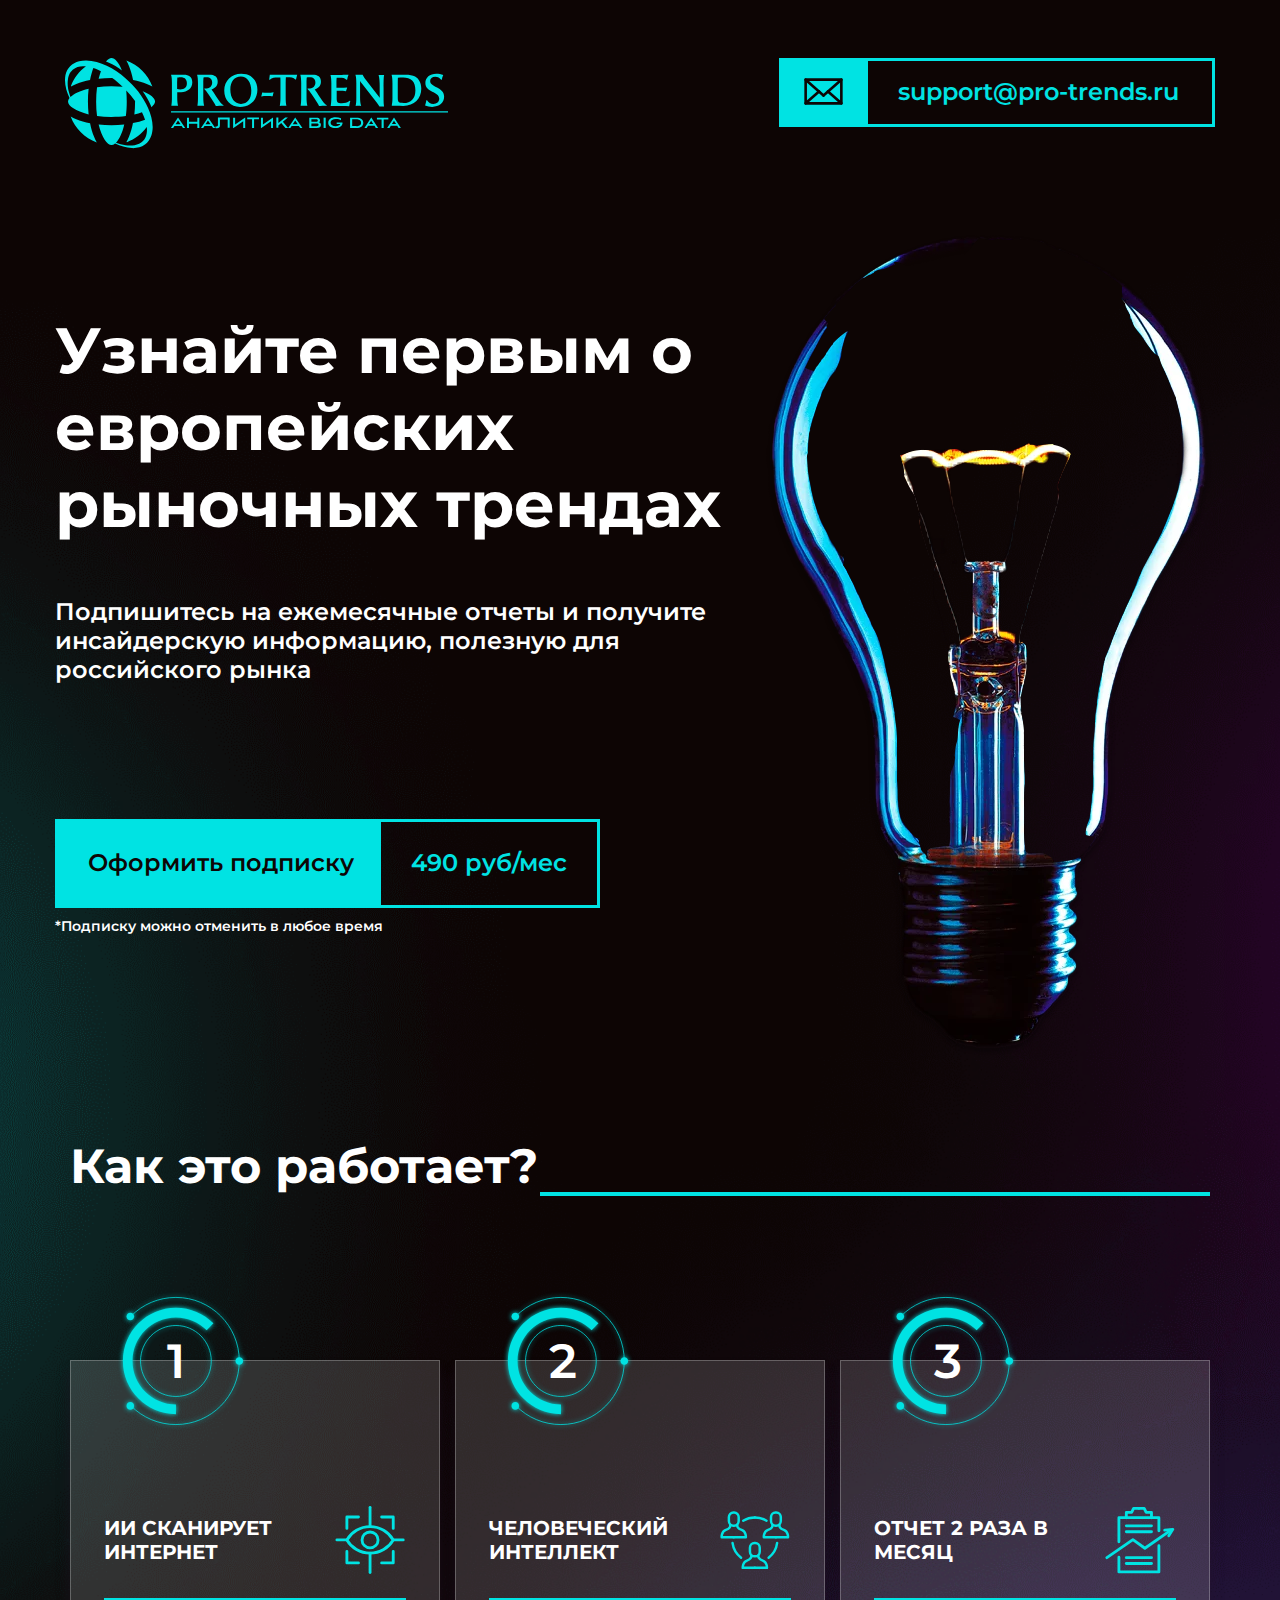
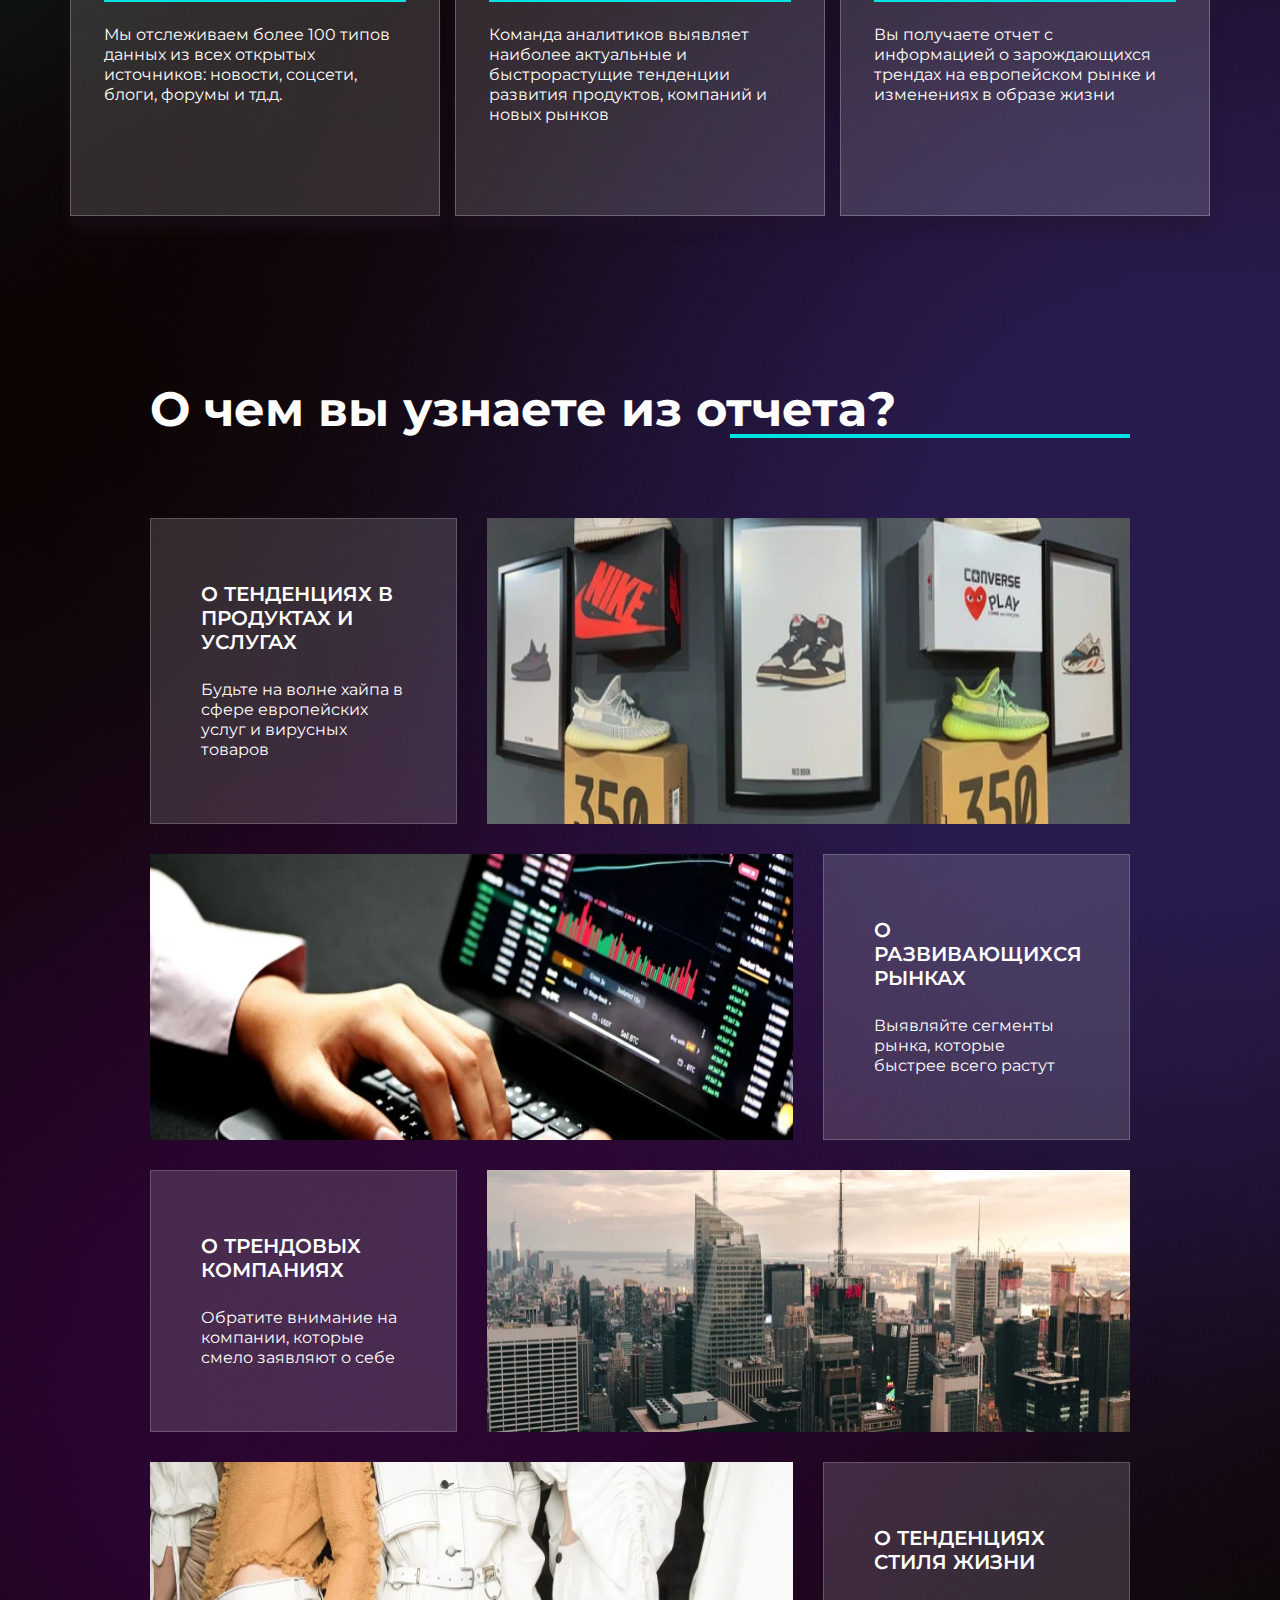
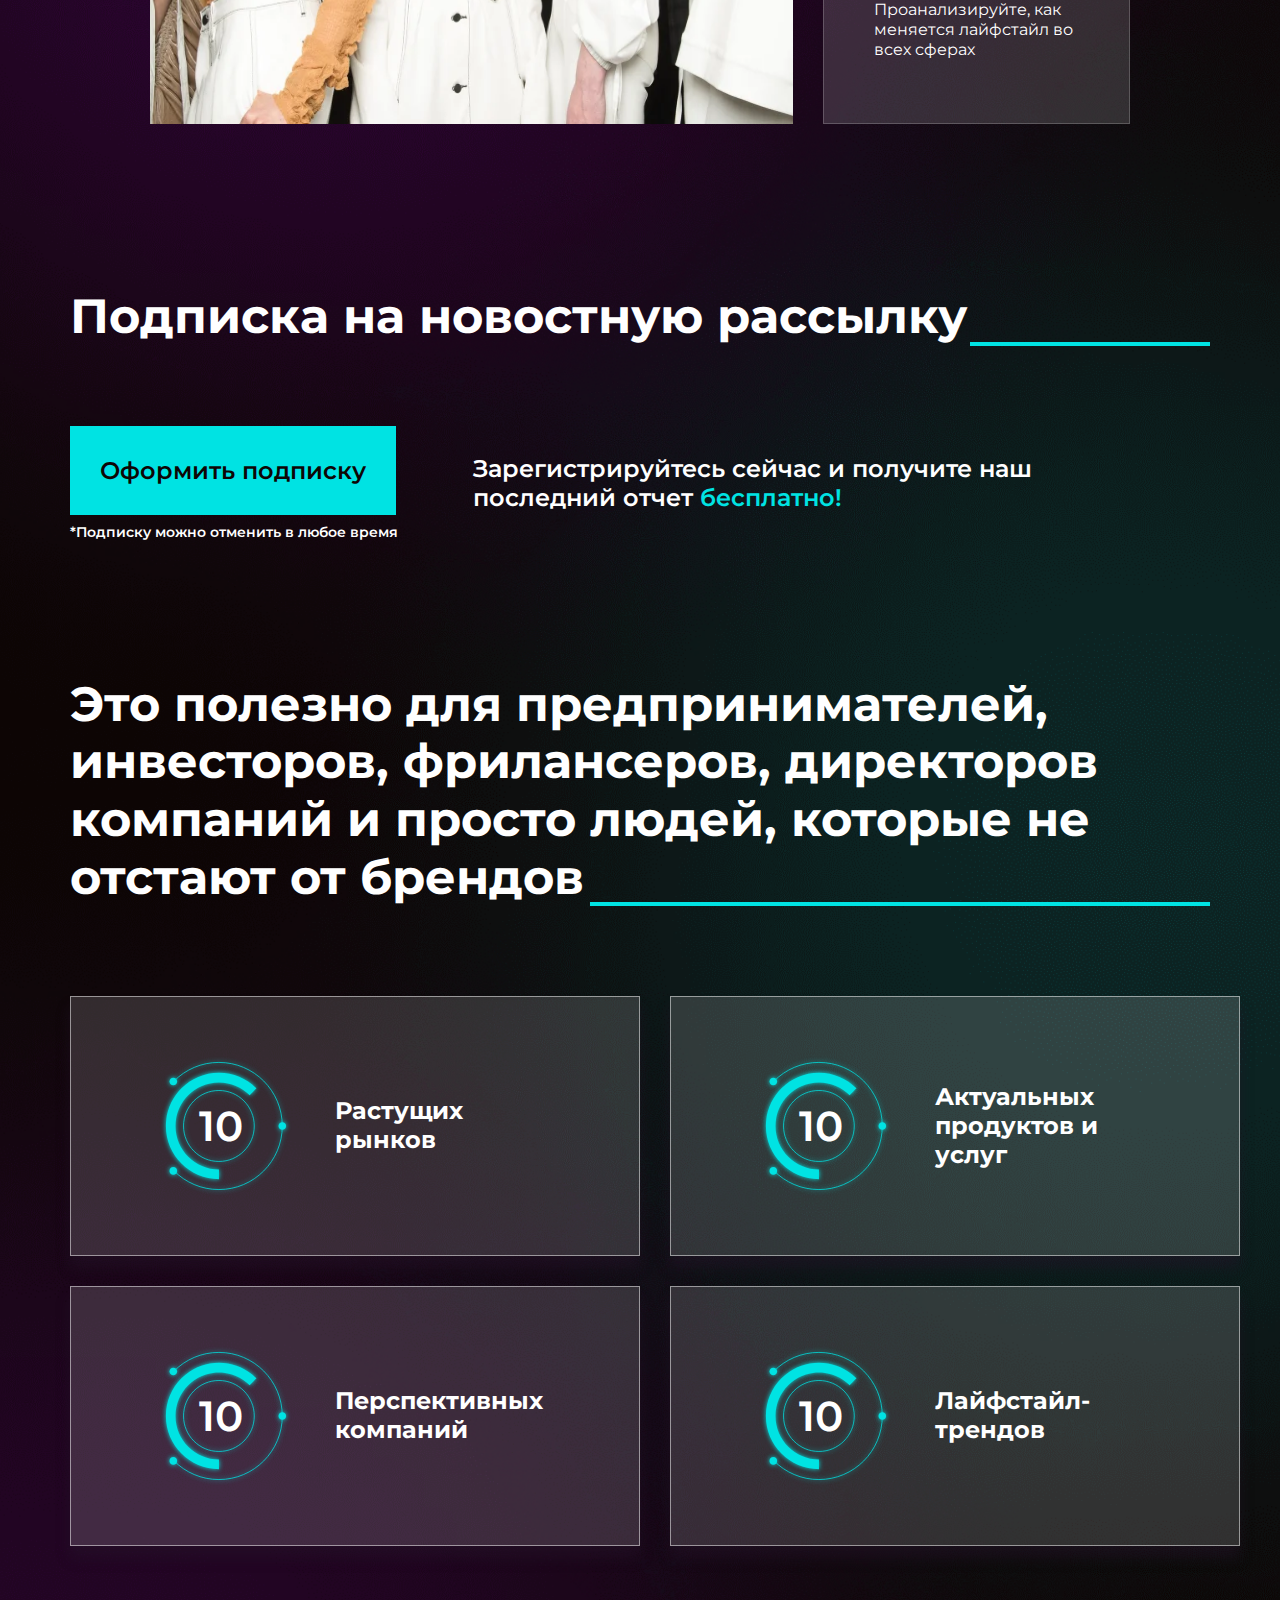
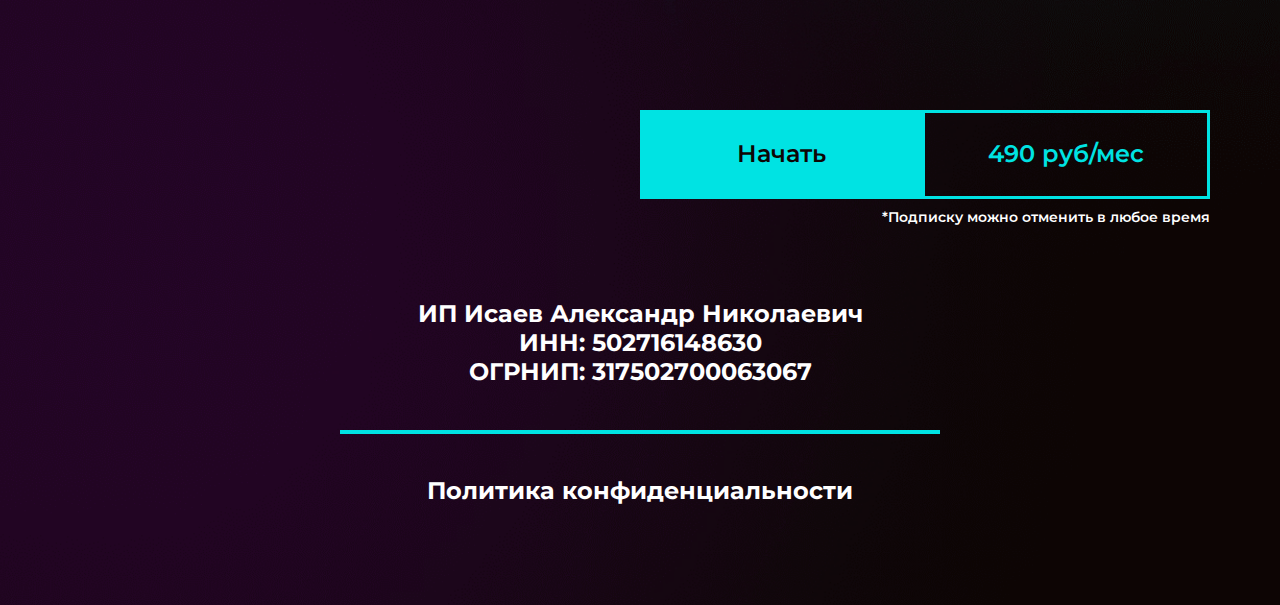
<file: ProTrends/index.html>
<!DOCTYPE html>
<html lang="en">
<head>
    <meta charset="UTF-8">
    <meta http-equiv="X-UA-Compatible" content="IE=edge">
    <meta name="viewport" content="width=device-width, initial-scale=1.0">
    <link rel="preconnect" href="https://fonts.googleapis.com">
    <link rel="preconnect" href="https://fonts.gstatic.com" crossorigin>
    <link href="https://fonts.googleapis.com/css2?family=Montserrat:wght@400;600;700&display=swap" rel="stylesheet">
    <link rel="stylesheet" href="css/style.css">
    <title>ProTrends</title>
</head>
<body>
    <header class="header">
        <div class="container header__container">
            <a href="#!" class="header__link">
                <img src="img/header/logo-ico.svg" alt="">
            </a>
            
            
                <div class="header__mail">
                    <a href="mailto:support@pro-trends.ru"><img src="img/header/mail-ico.svg" alt=""></a> 
                    <a class="header__mail-link" href="mailto:support@pro-trends.ru">support@pro-trends.ru</a>
                </div>
            

        </div>
    </header>

    <main>
    
        
        <section class="promo">
            <div class="container promo__container">
                <h1 class="promo__title">
                    Узнайте первым о европейских
                    рыночных трендах
                </h1>
                <p class="promo__desc">
                    Подпишитесь на ежемесячные отчеты и получите инсайдерскую информацию, полезную для российского рынка
                </p>
                <div href="" class="promo__issue-btn">
                    <p class="promo__sub">
                        Оформить подписку
                    </p>
                    <p class="promo__price">
                        490 руб/мес
                    </p>
                </div>
                <p class="promo__qual">
                    *Подписку можно отменить в любое время
                </p>
            </div>
        </section>

        <section class="work">
            <div class="container work__container">

               
                    <h2 class="work__title">
                        Как это работает?
                    </h2>
                    
                <div class="work__cards">
                    <div class="work__card card-work">
                        <div class="card-work__title">
                            <div class="card-work__text">ИИ СКАНИРУЕТ ИНТЕРНЕТ</div>
                            <img src="img/work/first-img.svg" alt="" class="card-work__icon">
                        </div>
                        <div class="card-work__decor">

                        </div>
                        <div class="card-work__desc">
                            Мы отслеживаем более 100 типов данных из всех открытых источников: новости, соцсети, блоги, форумы и тд.д.
                        </div>
                        <object class="card-work__animate" type="image/svg+xml" data="img/work/icon.svg" width="158" height="140"></object>
                        <p>1</p>
                    </div>
                    <div class="work__card card-work">
                        <div class="card-work__title">
                            <div class="card-work__text">ЧЕЛОВЕЧЕСКИЙ ИНТЕЛЛЕКТ</div>
                            <img src="img/work/second-img.svg" alt="" class="card-work__icon">
                        </div>
                        <div class="card-work__decor"></div>
                        <div class="card-work__desc">
                            Команда аналитиков выявляет наиболее актуальные и быстрорастущие тенденции развития продуктов, компаний и новых рынков
                        </div>
                        <object class="card-work__animate" type="image/svg+xml" data="img/work/icon.svg" width="158" height="140"></object>
                        <p class="lg">2</p>
                    </div>
                    <div class="work__card card-work">
                        <div class="card-work__title">
                            <div class="card-work__text">ОТЧЕТ 2 РАЗА В МЕСЯЦ</div>
                            <img src="img/work/third-img.svg" alt="" class="card-work__icon">
                        </div>
                        <div class="card-work__decor"></div>
                        <div class="card-work__desc">
                            Вы получаете отчет с информацией о зарождающихся трендах на европейском рынке и изменениях в образе жизни 
                        </div>
                        <object class="card-work__animate" type="image/svg+xml" data="img/work/icon.svg" width="158" height="140"></object>
                        <p class="lg">3</p>
                    </div>
                </div>

                <object style="display: none;" type="image/svg+xml" data="img/work/icon.svg" > 1</object>
                         
            </div>
        </section>

        <section class="report">
            <div class="container report__container">
                <h2 class="work__title report__title">
                    О чем вы узнаете из отчета? 
                </h2>

                <div class="report__cards">
                    <div class="report__card card-report">
                        
                           <object class="card-report__arrow card-report__arrow_left"  type="image/svg+xml" data="img/report/arrow-right.svg" ></object>
                           <object  class="card-report__arrow_bottom"  type="image/svg+xml" data="img/report/arrow-bottom.svg" ></object>

                        <div class="card-report__info">
                            <p class="card-report__title">
                                О ТЕНДЕНЦИЯХ В ПРОДУКТАХ И УСЛУГАХ
                            </p>
                            <p class="card-report__desc">
                                Будьте на волне хайпа в сфере европейских услуг и вирусных товаров
                            </p>
                        </div>
                        <div class="card-report__picture">
                            <img class="card-report__img" src="img/report/first-img_mobile.webp" alt="">
                            <img class="card-report__img_big" src="img/report/first-img.webp" alt="">
                        </div>
                    </div>

                    <div class="report__card card-report">
                        
                        <object  class="card-report__arrow card-report__arrow_right"  type="image/svg+xml" data="img/report/arrow-left.svg" ></object>
                        <object  class="card-report__arrow_bottom"  type="image/svg+xml" data="img/report/arrow-bottom.svg" ></object>
                        <div class="card-report__picture">
                            <img class="card-report__img" src="img/report/second-img_mobile.webp" alt="">
                            <img class="card-report__img_big" src="img/report/second-img.webp" alt="">
                        </div>

                        <div class="card-report__info">
                            <p class="card-report__title">
                                О РАЗВИВАЮЩИХСЯ РЫНКАХ
                            </p>
                            <p class="card-report__desc">
                                Выявляйте сегменты рынка, которые быстрее всего растут
                            </p>
                        </div>
                        
                    </div>

                    <div class="report__card card-report">
                            
                        <object  class="card-report__arrow card-report__arrow_left"  type="image/svg+xml" data="img/report/arrow-right.svg" ></object>
                        <object  class="card-report__arrow_bottom"  type="image/svg+xml" data="img/report/arrow-bottom.svg" ></object>
                        <div class="card-report__info">
                            <p class="card-report__title">
                                О ТРЕНДОВЫХ КОМПАНИЯХ
                            </p>
                            <p class="card-report__desc">
                                Обратите внимание на компании, которые смело заявляют о себе
                            </p>
                        </div>
                        <div class="card-report__picture">
                            <img class="card-report__img" src="img/report/third-img_mobile.webp" alt="">
                            <img class="card-report__img_big" src="img/report/third-img.webp" alt="">
                        </div>
                    </div>

                    <div class="report__card card-report">
                                
                        <object  class="card-report__arrow card-report__arrow_right"  type="image/svg+xml" data="img/report/arrow-left.svg" ></object>
                        <object  class="card-report__arrow_bottom"  type="image/svg+xml" data="img/report/arrow-bottom.svg" ></object>
                        <div class="card-report__picture">
                            <img class="card-report__img" src="img/report/fourth-img_mobile.webp" alt="">
                            <img class="card-report__img_big" src="img/report/fourth-img.webp" alt="">
                        </div>

                        <div class="card-report__info">
                            <p class="card-report__title">
                                О ТЕНДЕНЦИЯХ СТИЛЯ ЖИЗНИ
                            </p>
                            <p class="card-report__desc">
                                Проанализируйте, как меняется лайфстайл во всех сферах
                            </p>
                        </div>
                        
                    </div>
                </div>

            </div>
        </section>

        <section class="subscription">
            <div class="container subscription__container">
                <h2 class="work__title subscription__title">
                    Подписка на новостную рассылку
                </h2>

                <div class="subscription__content">
                    <div class="subscription__button">
                        <a href="#!" class="button">
                            Оформить подписку
                        </a>
                        <div href="" class="promo__issue-btn">
                            <p class="promo__sub">
                                Оформить подписку
                            </p>
                            <p class="promo__price">
                                490 руб/мес
                            </p>
                        </div>
                        <div class="subscription__qual">
                            *Подписку можно отменить в любое время
                        </div>
                    </div>

                    <div class="subscription__desc">
                        Зарегистрируйтесь сейчас и получите наш последний отчет <a href="#!">бесплатно!</a> 
                    </div>

                </div>
            </div>
        </section>

        <section class="benefits">
            <div class="container benefits__container">
                <h2 class="work__title benefits__title">
                    Это полезно для предпринимателей, инвесторов, фрилансеров, директоров компаний и просто людей, которые не отстают от брендов  
                </h2>

                <div class="benefits__cards">
                    <object class="benefits__animate-mobile" type="image/svg+xml" data="img/work/icon.svg" width="78" height="73"></object>
                    <div class="benefits__animate-blur"></div>
                    <p class="benefits__animate-text_mobile">10</p>
                    <div class="benefits__card">
                        <div class="benefits__cont">
                        <object class="benefits__animate" type="image/svg+xml" data="img/work/icon.svg" width="158" height="140"></object>
                        <p class="benefits__animate-text">10</p>
                         </div>
                        <div class="benefits__desc">
                            Растущих рынков
                        </div>
                    </div>
                    <div class="benefits__card">
                        <div class="benefits__cont">
                            <object class="benefits__animate" type="image/svg+xml" data="img/work/icon.svg" width="158" height="140"></object>
                            <p class="benefits__animate-text">10</p>
                        </div>
                        <div class="benefits__desc">
                            Актуальных продуктов и услуг
                        </div>
                    </div>
                    <div class="benefits__card">
                        <div class="benefits__cont">
                            <object class="benefits__animate" type="image/svg+xml" data="img/work/icon.svg" width="158" height="140"></object>
                            <p class="benefits__animate-text">10</p>
                        </div>
                        <div class="benefits__desc">
                            Перспективных компаний
                        </div>
                    </div>
                    <div class="benefits__card">
                        <div class="benefits__cont">
                            <object  class="benefits__animate" type="image/svg+xml" data="img/work/icon.svg" width="158" height="140">
                            </object>
                            <p class="benefits__animate-text">10</p>
                        </div>
                        <div class="benefits__desc">
                            Лайфстайл-трендов
                        </div>
                    </div>
                </div>

                <div href="" class="promo__issue-btn benefits__button">
                    <p class="promo__sub">
                        Начать
                    </p>
                    <p class="promo__price">
                        490 руб/мес
                    </p>
                </div>
                <div class="benefits__qual">
                    *Подписку можно отменить в любое время
                </div>
            </div>
        </section>


    </main>

    <footer class="footer">
        <a href="#!" class="footer__link">
            ИП Исаев Александр Николаевич
        </a>
        <a href="#!" class="footer__link">ИНН: 502716148630</a>
        <a href="#!" class="footer__link">ОГРНИП: 317502700063067</a>
        <div class="footer__decor">

        </div>
        <a href="#!" class="footer__link">Политика конфиденциальности</a>
    </footer>

</body>
</html>
</file>
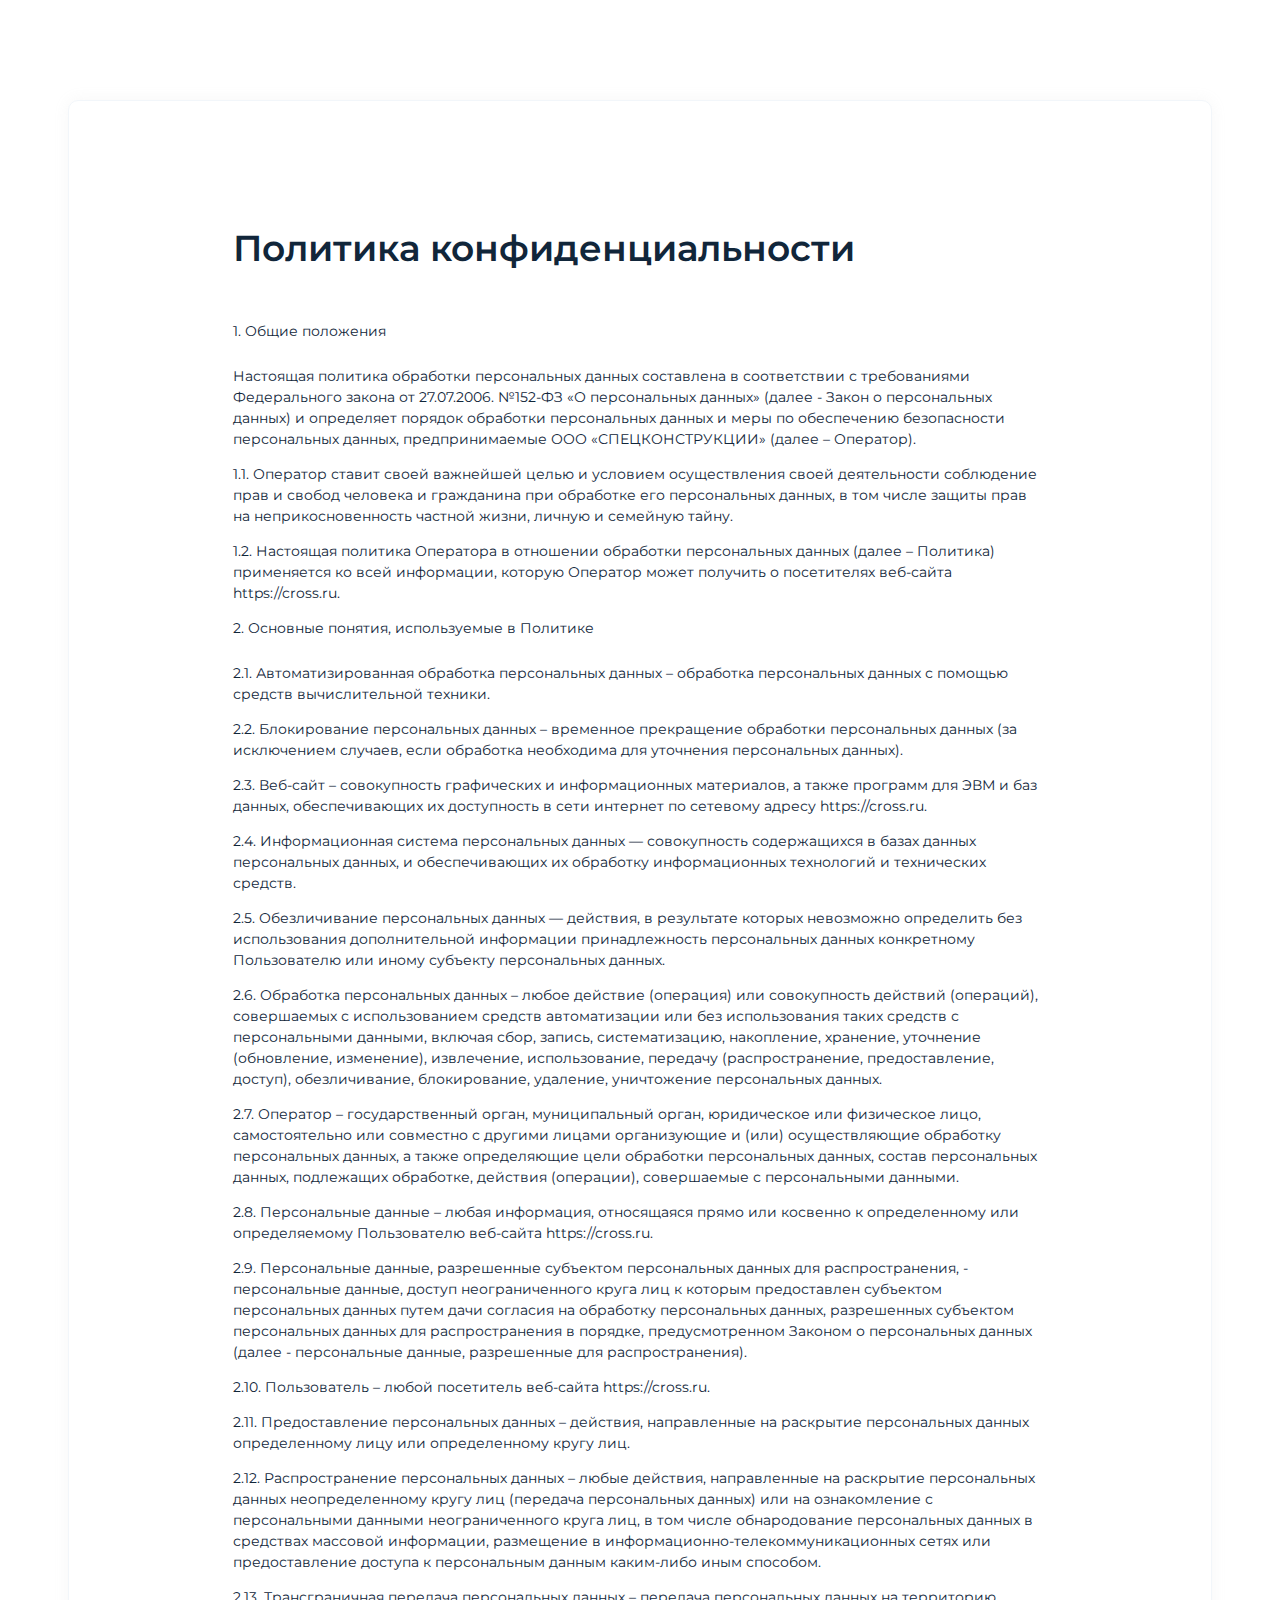
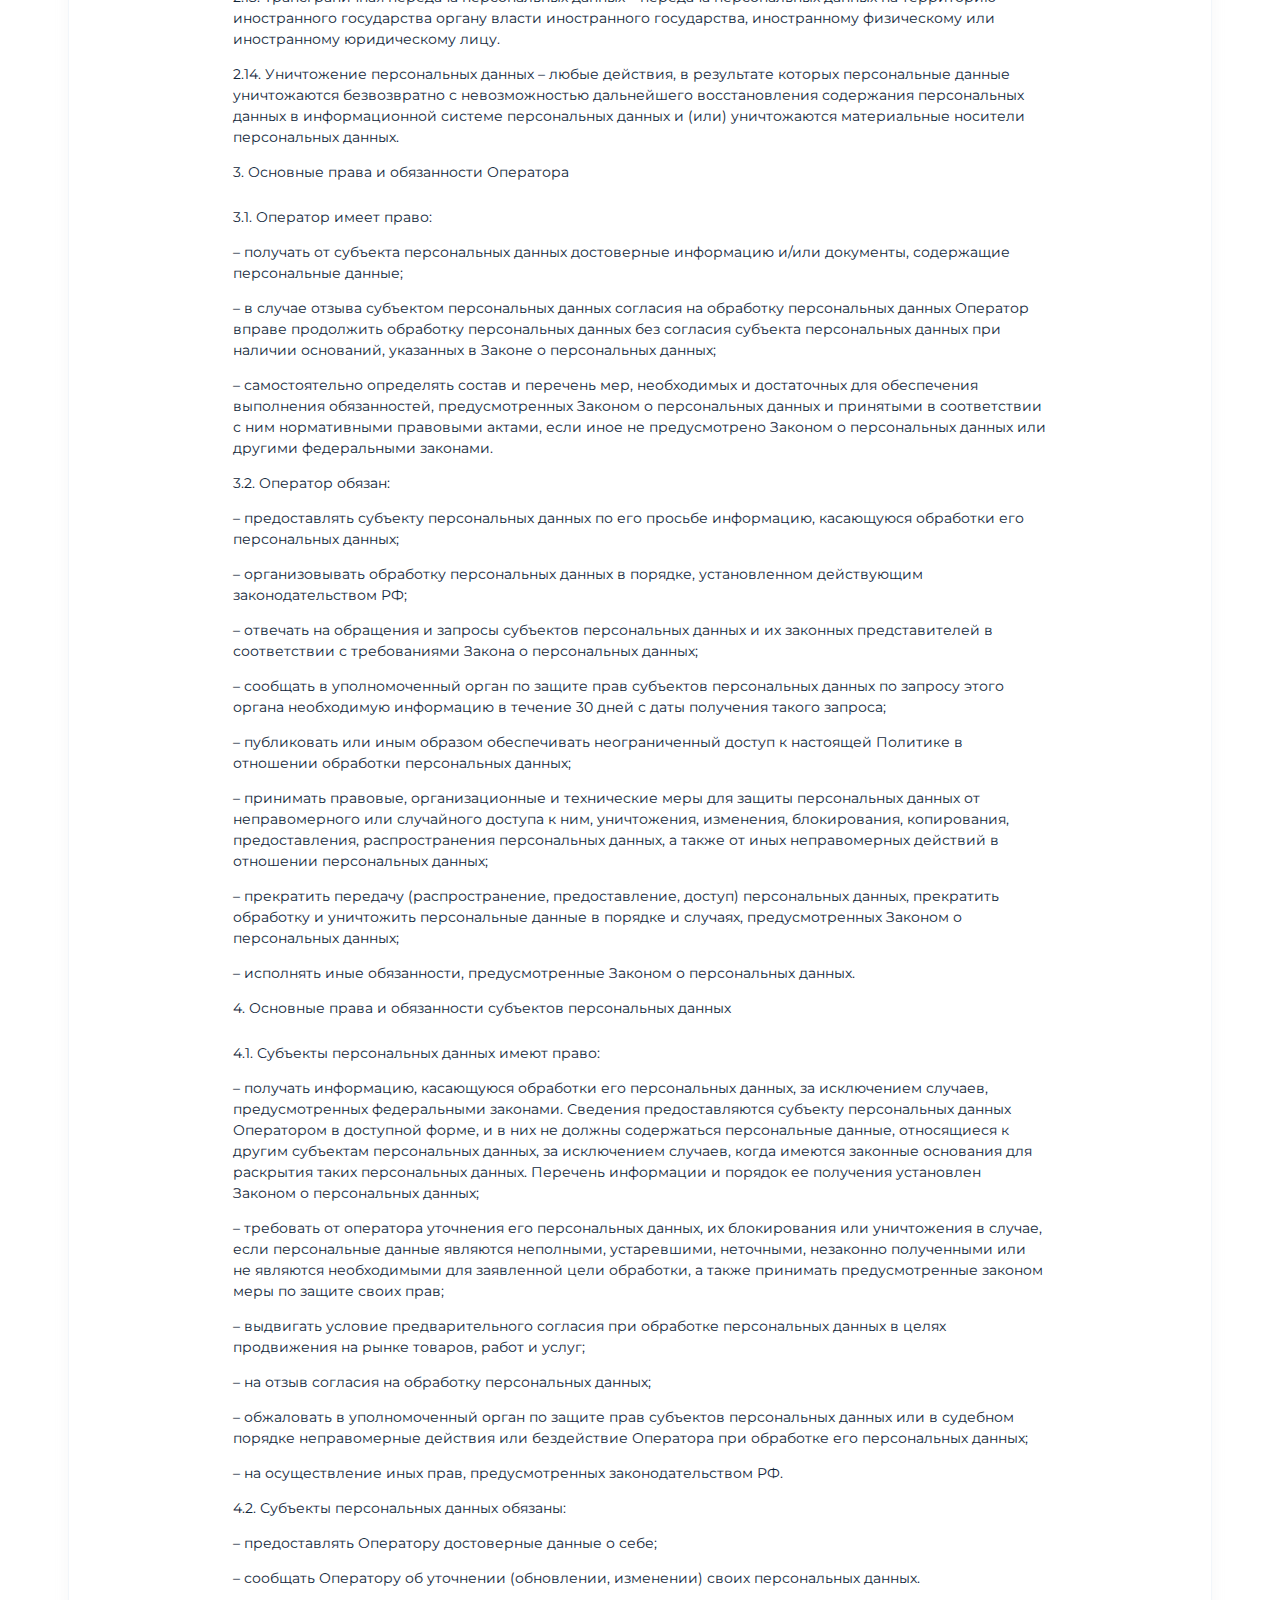
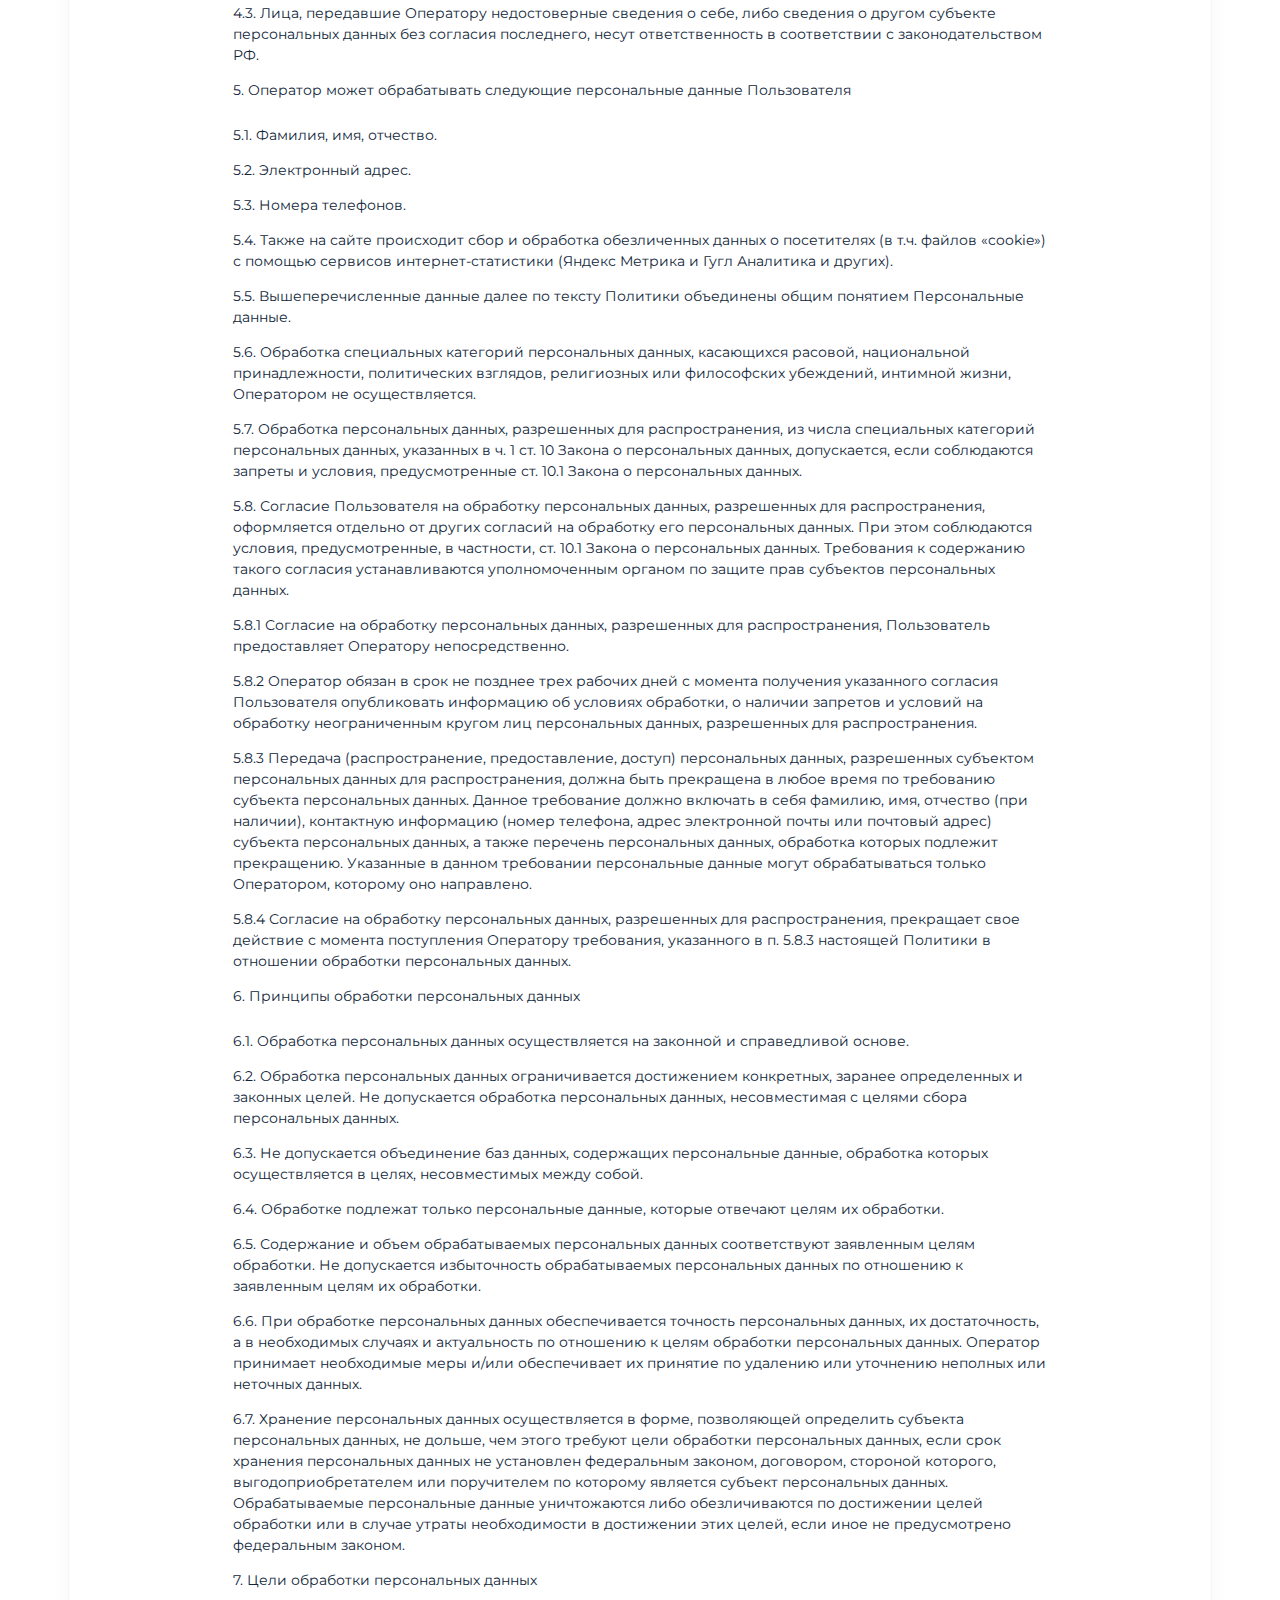
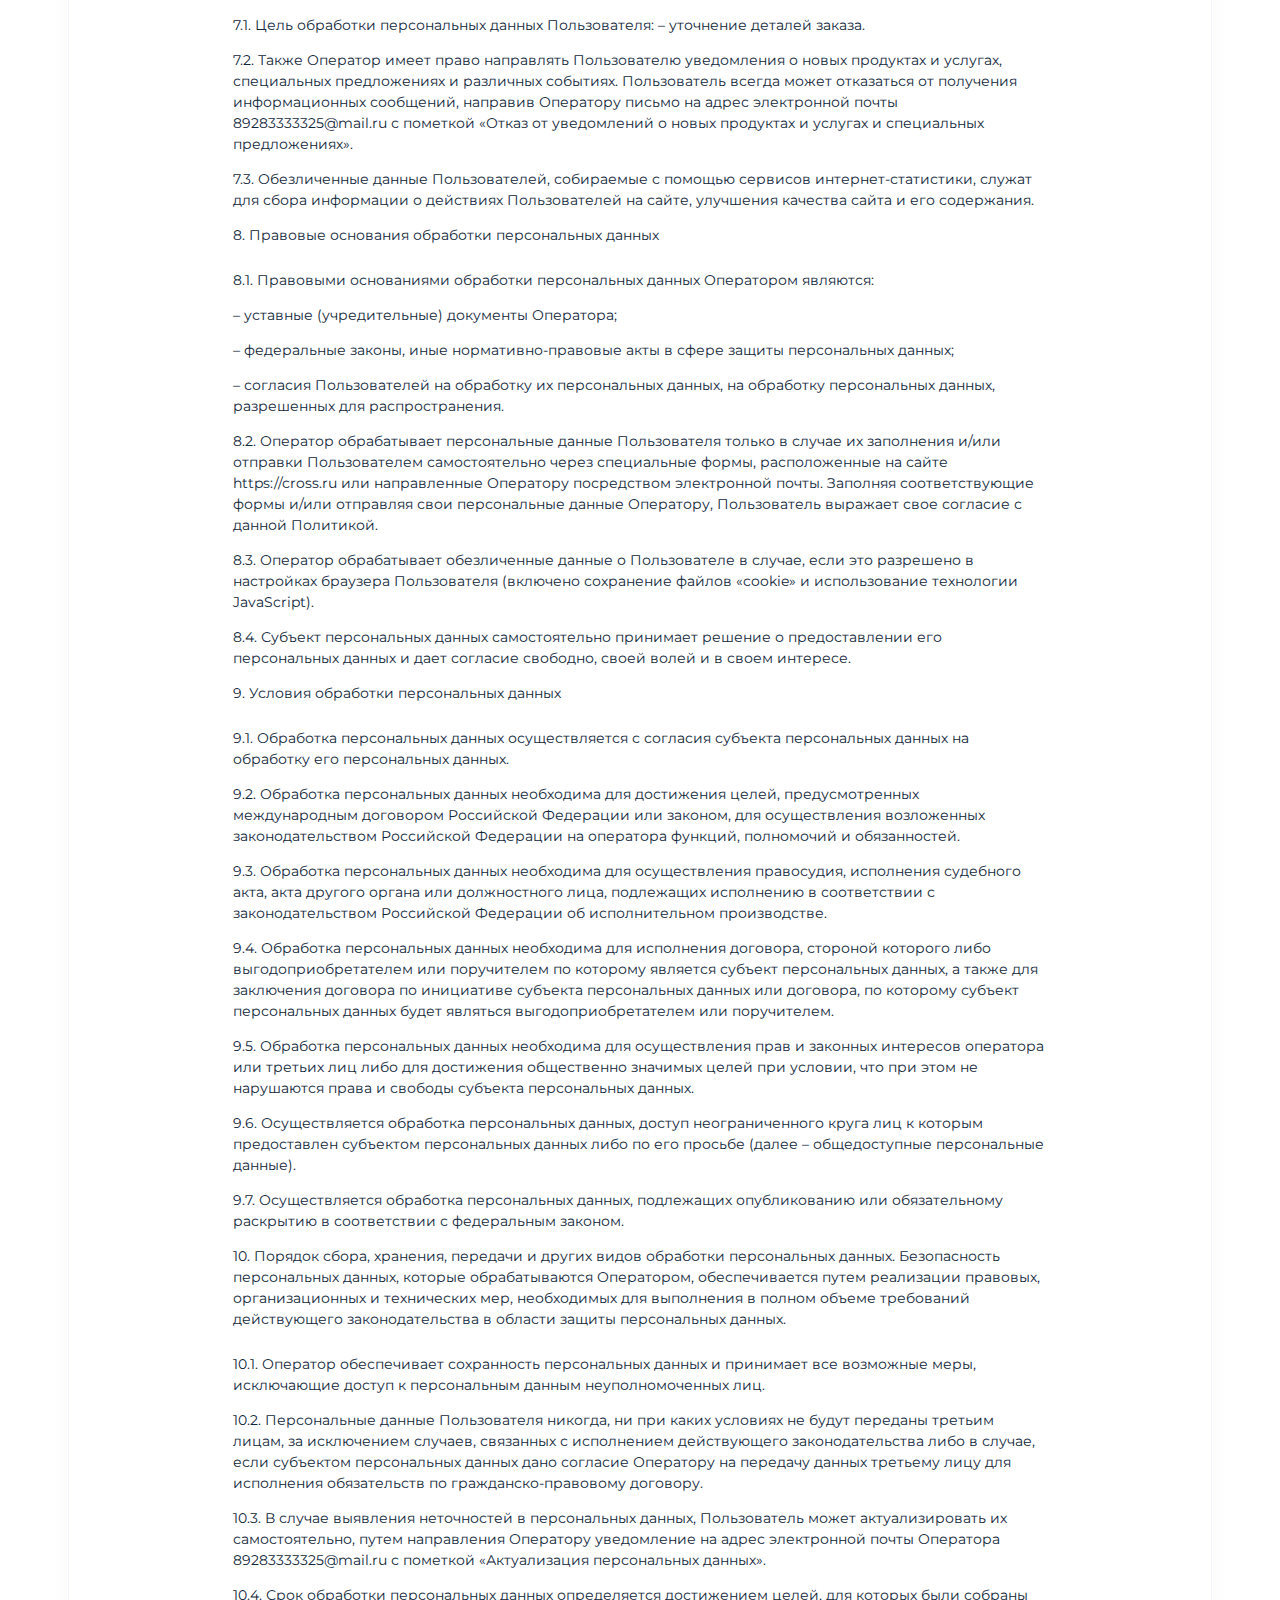
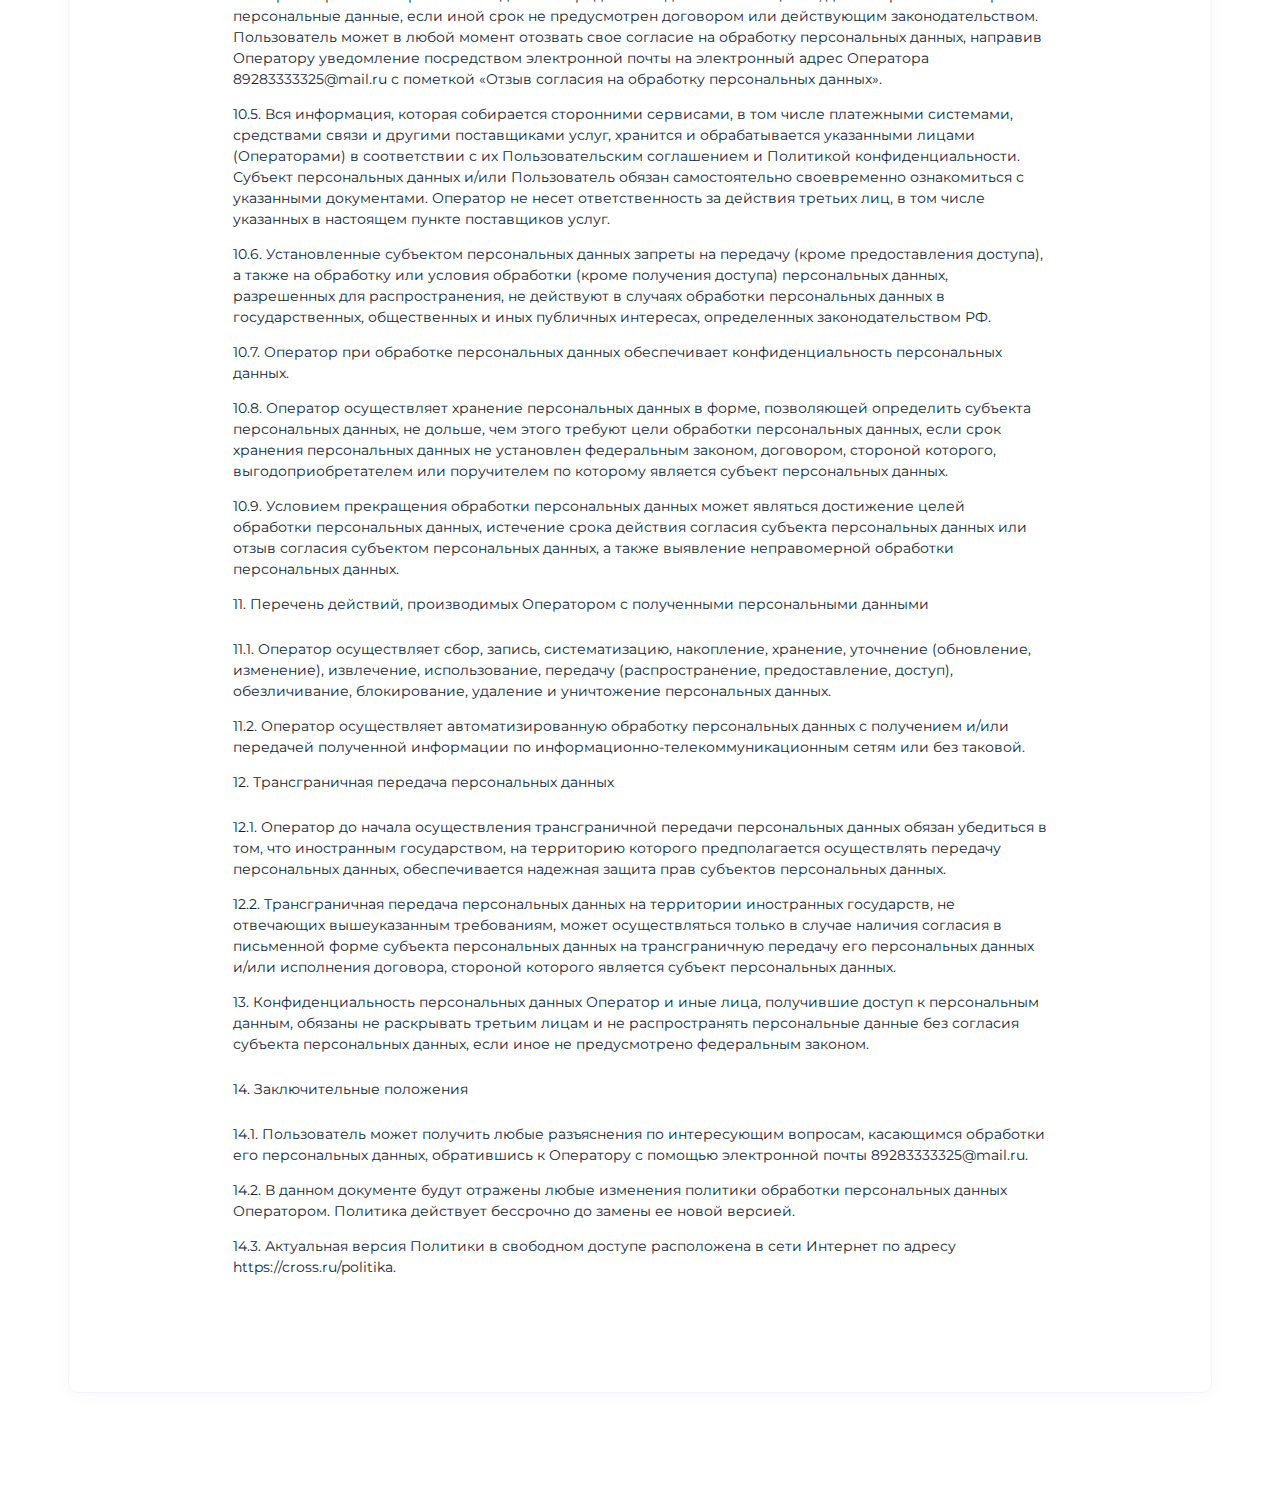
<file: Airlavr/html/political.html>
<!DOCTYPE html>
<html lang="en">
<head>
    <meta charset="UTF-8">
    <meta http-equiv="X-UA-Compatible" content="IE=edge">
    <meta name="viewport" content="width=device-width, initial-scale=1.0">
    <link rel="preconnect" href="https://fonts.gstatic.com" crossorigin>
<link href="https://fonts.googleapis.com/css2?family=Montserrat:wght@400;500;600;700;900&family=Roboto:wght@700&display=swap" rel="stylesheet">
    <link rel="stylesheet" href="../css/political.css">
    <title>Политика конфиденциальности</title>
</head>
<body>
    <div class="document">
        <div class="political">
            <h1 class="political__title">
                Политика конфиденциальности
            </h1>
            <h2>
                1. Общие положения
            </h2>
            <p>
                Настоящая политика обработки персональных данных составлена в соответствии с требованиями Федерального закона от 27.07.2006. №152-ФЗ «О персональных данных» (далее - Закон о персональных данных) и определяет порядок обработки персональных данных и меры по обеспечению безопасности персональных данных, предпринимаемые ООО «СПЕЦКОНСТРУКЦИИ» (далее – Оператор).
            </p>
            <p>
                1.1. Оператор ставит своей важнейшей целью и условием осуществления своей деятельности соблюдение прав и свобод человека и гражданина при обработке его персональных данных, в том числе защиты прав на неприкосновенность частной жизни, личную и семейную тайну.
            </p>
            <p>
                1.2. Настоящая политика Оператора в отношении обработки персональных данных (далее – Политика) применяется ко всей информации, которую Оператор может получить о посетителях веб-сайта <a href="https://cross.ru">https://cross.ru</a>.
            </p>

            <h2>            
                2. Основные понятия, используемые в Политике            
            </h2>

            <p>            
                2.1. Автоматизированная обработка персональных данных – обработка персональных данных с помощью средств вычислительной техники.            
            </p>
            
            <p>
                2.2. Блокирование персональных данных – временное прекращение обработки персональных данных (за исключением случаев, если обработка необходима для уточнения персональных данных).
            </p>

            <p>
                2.3. Веб-сайт – совокупность графических и информационных материалов, а также программ для ЭВМ и баз данных, обеспечивающих их доступность в сети интернет по сетевому адресу <a href="https://cross.ru">https://cross.ru</a>.
                
            </p>

            <p>
                2.4. Информационная система персональных данных — совокупность содержащихся в базах данных персональных данных, и обеспечивающих их обработку информационных технологий и технических средств.
                
            </p>

            <p>
                2.5. Обезличивание персональных данных — действия, в результате которых невозможно определить без использования дополнительной информации принадлежность персональных данных конкретному Пользователю или иному субъекту персональных данных.
                
            </p>

            <p>
                2.6. Обработка персональных данных – любое действие (операция) или совокупность действий (операций), совершаемых с использованием средств автоматизации или без использования таких средств с персональными данными, включая сбор, запись, систематизацию, накопление, хранение, уточнение (обновление, изменение), извлечение, использование, передачу (распространение, предоставление, доступ), обезличивание, блокирование, удаление, уничтожение персональных данных.
                
            </p>

            <p>
                2.7. Оператор – государственный орган, муниципальный орган, юридическое или физическое лицо, самостоятельно или совместно с другими лицами организующие и (или) осуществляющие обработку персональных данных, а также определяющие цели обработки персональных данных, состав персональных данных, подлежащих обработке, действия (операции), совершаемые с персональными данными.
                
            </p>

            <p>
                2.8. Персональные данные – любая информация, относящаяся прямо или косвенно к определенному или определяемому Пользователю веб-сайта <a href="https://cross.ru">https://cross.ru</a>.
                
            </p>

            <p>
                2.9. Персональные данные, разрешенные субъектом персональных данных для распространения, - персональные данные, доступ неограниченного круга лиц к которым предоставлен субъектом персональных данных путем дачи согласия на обработку персональных данных, разрешенных субъектом персональных данных для распространения в порядке, предусмотренном Законом о персональных данных (далее - персональные данные, разрешенные для распространения).
                
            </p>

            <p>
                2.10. Пользователь – любой посетитель веб-сайта https://cross.ru.
                
            </p>

            <p>
                2.11. Предоставление персональных данных – действия, направленные на раскрытие персональных данных определенному лицу или определенному кругу лиц.
                
            </p>

            <p>
                2.12. Распространение персональных данных – любые действия, направленные на раскрытие персональных данных неопределенному кругу лиц (передача персональных данных) или на ознакомление с персональными данными неограниченного круга лиц, в том числе обнародование персональных данных в средствах массовой информации, размещение в информационно-телекоммуникационных сетях или предоставление доступа к персональным данным каким-либо иным способом.
                
            </p>

            <p>
                2.13. Трансграничная передача персональных данных – передача персональных данных на территорию иностранного государства органу власти иностранного государства, иностранному физическому или иностранному юридическому лицу.
                
            </p>

            <p>
                2.14. Уничтожение персональных данных – любые действия, в результате которых персональные данные уничтожаются безвозвратно с невозможностью дальнейшего восстановления содержания персональных данных в информационной системе персональных данных и (или) уничтожаются материальные носители персональных данных.
                
            </p>

            <h2>
                3. Основные права и обязанности Оператора
                
            </h2>

            <p>
                3.1. Оператор имеет право:
                
            </p>

            <p>
                – получать от субъекта персональных данных достоверные информацию и/или документы, содержащие персональные данные;
                
            </p>

            <p>
                – в случае отзыва субъектом персональных данных согласия на обработку персональных данных Оператор вправе продолжить обработку персональных данных без согласия субъекта персональных данных при наличии оснований, указанных в Законе о персональных данных;
                
            </p>

            <p>
                – самостоятельно определять состав и перечень мер, необходимых и достаточных для обеспечения выполнения обязанностей, предусмотренных Законом о персональных данных и принятыми в соответствии с ним нормативными правовыми актами, если иное не предусмотрено Законом о персональных данных или другими федеральными законами.
                
            </p>

            <p>
                3.2. Оператор обязан:
                
            </p>

            <p>
                – предоставлять субъекту персональных данных по его просьбе информацию, касающуюся обработки его персональных данных;
                
            </p>

            <p>
                – организовывать обработку персональных данных в порядке, установленном действующим законодательством РФ;
                
            </p>

            <p>
                – отвечать на обращения и запросы субъектов персональных данных и их законных представителей в соответствии с требованиями Закона о персональных данных;
                
            </p>

            <p>
                – сообщать в уполномоченный орган по защите прав субъектов персональных данных по запросу этого органа необходимую информацию в течение 30 дней с даты получения такого запроса;
                
            </p>

            <p>
                – публиковать или иным образом обеспечивать неограниченный доступ к настоящей Политике в отношении обработки персональных данных;
                
            </p>

            <p>
                – принимать правовые, организационные и технические меры для защиты персональных данных от неправомерного или случайного доступа к ним, уничтожения, изменения, блокирования, копирования, предоставления, распространения персональных данных, а также от иных неправомерных действий в отношении персональных данных;
                
            </p>

            <p>
                – прекратить передачу (распространение, предоставление, доступ) персональных данных, прекратить обработку и уничтожить персональные данные в порядке и случаях, предусмотренных Законом о персональных данных;
                
            </p>

            <p>
                – исполнять иные обязанности, предусмотренные Законом о персональных данных.
                
            </p>

            <h2>
                4. Основные права и обязанности субъектов персональных данных
                
            </h2>

            <p>
                4.1. Субъекты персональных данных имеют право:
                
            </p>

            <p>
                – получать информацию, касающуюся обработки его персональных данных, за исключением случаев, предусмотренных федеральными законами. Сведения предоставляются субъекту персональных данных Оператором в доступной форме, и в них не должны содержаться персональные данные, относящиеся к другим субъектам персональных данных, за исключением случаев, когда имеются законные основания для раскрытия таких персональных данных. Перечень информации и порядок ее получения установлен Законом о персональных данных;
                
            </p>

            <p>
                – требовать от оператора уточнения его персональных данных, их блокирования или уничтожения в случае, если персональные данные являются неполными, устаревшими, неточными, незаконно полученными или не являются необходимыми для заявленной цели обработки, а также принимать предусмотренные законом меры по защите своих прав;
                
            </p>

            <p>
                – выдвигать условие предварительного согласия при обработке персональных данных в целях продвижения на рынке товаров, работ и услуг;
                
            </p>

            <p>
                – на отзыв согласия на обработку персональных данных;
                
            </p>

            <p>
                – обжаловать в уполномоченный орган по защите прав субъектов персональных данных или в судебном порядке неправомерные действия или бездействие Оператора при обработке его персональных данных;
                
            </p>

            <p>
                – на осуществление иных прав, предусмотренных законодательством РФ.
                
            </p>

            <p>
                4.2. Субъекты персональных данных обязаны:
                
            </p>

            <p>
                – предоставлять Оператору достоверные данные о себе;
                
            </p>

            <p>
                – сообщать Оператору об уточнении (обновлении, изменении) своих персональных данных.
                
            </p>

            <p>
                4.3. Лица, передавшие Оператору недостоверные сведения о себе, либо сведения о другом субъекте персональных данных без согласия последнего, несут ответственность в соответствии с законодательством РФ.
                
            </p>

            <h2>5. Оператор может обрабатывать следующие персональные данные Пользователя</h2>
            
            <p>
                5.1. Фамилия, имя, отчество.
                
            </p>

            <p>
                5.2. Электронный адрес.
                
            </p>

            <p>
                5.3. Номера телефонов.
                
            </p>

            <p>
                5.4. Также на сайте происходит сбор и обработка обезличенных данных о посетителях (в т.ч. файлов «cookie») с помощью сервисов интернет-статистики (Яндекс Метрика и Гугл Аналитика и других).
                
            </p>

            <p>
                5.5. Вышеперечисленные данные далее по тексту Политики объединены общим понятием Персональные данные.
                
            </p>

            <p>
                5.6. Обработка специальных категорий персональных данных, касающихся расовой, национальной принадлежности, политических взглядов, религиозных или философских убеждений, интимной жизни, Оператором не осуществляется.
                
            </p>

            <p>
                5.7. Обработка персональных данных, разрешенных для распространения, из числа специальных категорий персональных данных, указанных в ч. 1 ст. 10 Закона о персональных данных, допускается, если соблюдаются запреты и условия, предусмотренные ст. 10.1 Закона о персональных данных.
                
            </p>

            <p>
                5.8. Согласие Пользователя на обработку персональных данных, разрешенных для распространения, оформляется отдельно от других согласий на обработку его персональных данных. При этом соблюдаются условия, предусмотренные, в частности, ст. 10.1 Закона о персональных данных. Требования к содержанию такого согласия устанавливаются уполномоченным органом по защите прав субъектов персональных данных.
                
            </p>

            <p>
                5.8.1 Согласие на обработку персональных данных, разрешенных для распространения, Пользователь предоставляет Оператору непосредственно.
                
            </p>

            <p>
                5.8.2 Оператор обязан в срок не позднее трех рабочих дней с момента получения указанного согласия Пользователя опубликовать информацию об условиях обработки, о наличии запретов и условий на обработку неограниченным кругом лиц персональных данных, разрешенных для распространения.
                
            </p>

            <p>
                5.8.3 Передача (распространение, предоставление, доступ) персональных данных, разрешенных субъектом персональных данных для распространения, должна быть прекращена в любое время по требованию субъекта персональных данных. Данное требование должно включать в себя фамилию, имя, отчество (при наличии), контактную информацию (номер телефона, адрес электронной почты или почтовый адрес) субъекта персональных данных, а также перечень персональных данных, обработка которых подлежит прекращению. Указанные в данном требовании персональные данные могут обрабатываться только Оператором, которому оно направлено.
                
            </p>

            <p>
                5.8.4 Согласие на обработку персональных данных, разрешенных для распространения, прекращает свое действие с момента поступления Оператору требования, указанного в п. 5.8.3 настоящей Политики в отношении обработки персональных данных.
                
            </p>

            <h2>
                6. Принципы обработки персональных данных
                
            </h2>

            <p>
                6.1. Обработка персональных данных осуществляется на законной и справедливой основе.
                
            </p>

            <p>
                6.2. Обработка персональных данных ограничивается достижением конкретных, заранее определенных и законных целей. Не допускается обработка персональных данных, несовместимая с целями сбора персональных данных.
                
            </p>

            <p>
                6.3. Не допускается объединение баз данных, содержащих персональные данные, обработка которых осуществляется в целях, несовместимых между собой.
                
            </p>

            <p>
                6.4. Обработке подлежат только персональные данные, которые отвечают целям их обработки.
                
            </p>

            <p>
                6.5. Содержание и объем обрабатываемых персональных данных соответствуют заявленным целям обработки. Не допускается избыточность обрабатываемых персональных данных по отношению к заявленным целям их обработки.
                
            </p>

            <p>
                6.6. При обработке персональных данных обеспечивается точность персональных данных, их достаточность, а в необходимых случаях и актуальность по отношению к целям обработки персональных данных. Оператор принимает необходимые меры и/или обеспечивает их принятие по удалению или уточнению неполных или неточных данных.
                
            </p>

            <p>
                6.7. Хранение персональных данных осуществляется в форме, позволяющей определить субъекта персональных данных, не дольше, чем этого требуют цели обработки персональных данных, если срок хранения персональных данных не установлен федеральным законом, договором, стороной которого, выгодоприобретателем или поручителем по которому является субъект персональных данных. Обрабатываемые персональные данные уничтожаются либо обезличиваются по достижении целей обработки или в случае утраты необходимости в достижении этих целей, если иное не предусмотрено федеральным законом.
                
            </p>

            <h2>
                7. Цели обработки персональных данных
                
            </h2>

            <p>
                7.1. Цель обработки персональных данных Пользователя: – уточнение деталей заказа.
                
            </p>

            <p>
                7.2. Также Оператор имеет право направлять Пользователю уведомления о новых продуктах и услугах, специальных предложениях и различных событиях. Пользователь всегда может отказаться от получения информационных сообщений, направив Оператору письмо на адрес электронной почты <a href="mailto:89283333325@mail.ru">89283333325@mail.ru</a> с пометкой «Отказ от уведомлений о новых продуктах и услугах и специальных предложениях».
                
            </p>

            <p>
                7.3. Обезличенные данные Пользователей, собираемые с помощью сервисов интернет-статистики, служат для сбора информации о действиях Пользователей на сайте, улучшения качества сайта и его содержания.
                
            </p>

            <h2>
                8. Правовые основания обработки персональных данных
                
            </h2>

            <p>
                8.1. Правовыми основаниями обработки персональных данных Оператором являются:
                
            </p>

            <p>
                – уставные (учредительные) документы Оператора;
                
            </p>

            <p>
                – федеральные законы, иные нормативно-правовые акты в сфере защиты персональных данных;
                
            </p>

            <p>
                – согласия Пользователей на обработку их персональных данных, на обработку персональных данных, разрешенных для распространения.
                
            </p>

            <p>
                8.2. Оператор обрабатывает персональные данные Пользователя только в случае их заполнения и/или отправки Пользователем самостоятельно через специальные формы, расположенные на сайте <a href="https://cross.ru">https://cross.ru</a> или направленные Оператору посредством электронной почты. Заполняя соответствующие формы и/или отправляя свои персональные данные Оператору, Пользователь выражает свое согласие с данной Политикой.
                
            </p>

            <p>
                8.3. Оператор обрабатывает обезличенные данные о Пользователе в случае, если это разрешено в настройках браузера Пользователя (включено сохранение файлов «cookie» и использование технологии JavaScript).
                
            </p>

            <p>
                8.4. Субъект персональных данных самостоятельно принимает решение о предоставлении его персональных данных и дает согласие свободно, своей волей и в своем интересе.
                
            </p>

            <h2>
                9. Условия обработки персональных данных
                
            </h2>

            <p>
                9.1. Обработка персональных данных осуществляется с согласия субъекта персональных данных на обработку его персональных данных.
                
            </p>

            <p>
                9.2. Обработка персональных данных необходима для достижения целей, предусмотренных международным договором Российской Федерации или законом, для осуществления возложенных законодательством Российской Федерации на оператора функций, полномочий и обязанностей.
                
            </p>

            <p>
                9.3. Обработка персональных данных необходима для осуществления правосудия, исполнения судебного акта, акта другого органа или должностного лица, подлежащих исполнению в соответствии с законодательством Российской Федерации об исполнительном производстве.
                
            </p>

            <p>
                9.4. Обработка персональных данных необходима для исполнения договора, стороной которого либо выгодоприобретателем или поручителем по которому является субъект персональных данных, а также для заключения договора по инициативе субъекта персональных данных или договора, по которому субъект персональных данных будет являться выгодоприобретателем или поручителем.
                
            </p>

            <p>
                9.5. Обработка персональных данных необходима для осуществления прав и законных интересов оператора или третьих лиц либо для достижения общественно значимых целей при условии, что при этом не нарушаются права и свободы субъекта персональных данных.
                
            </p>

            <p>
                9.6. Осуществляется обработка персональных данных, доступ неограниченного круга лиц к которым предоставлен субъектом персональных данных либо по его просьбе (далее – общедоступные персональные данные).
                
            </p>

            <p>
                9.7. Осуществляется обработка персональных данных, подлежащих опубликованию или обязательному раскрытию в соответствии с федеральным законом.
                
            </p>

            <h2>
                10. Порядок сбора, хранения, передачи и других видов обработки персональных данных. Безопасность персональных данных, которые обрабатываются Оператором, обеспечивается путем реализации правовых, организационных и технических мер, необходимых для выполнения в полном объеме требований действующего законодательства в области защиты персональных данных.
                
            </h2>

            <p>
                10.1. Оператор обеспечивает сохранность персональных данных и принимает все возможные меры, исключающие доступ к персональным данным неуполномоченных лиц.
                
            </p>

            <p>
                10.2. Персональные данные Пользователя никогда, ни при каких условиях не будут переданы третьим лицам, за исключением случаев, связанных с исполнением действующего законодательства либо в случае, если субъектом персональных данных дано согласие Оператору на передачу данных третьему лицу для исполнения обязательств по гражданско-правовому договору.
                
            </p>

            <p>
                10.3. В случае выявления неточностей в персональных данных, Пользователь может актуализировать их самостоятельно, путем направления Оператору уведомление на адрес электронной почты Оператора <a href="mailto:89283333325@mail.ru">89283333325@mail.ru</a> с пометкой «Актуализация персональных данных».
                
            </p>

            <p>
                10.4. Срок обработки персональных данных определяется достижением целей, для которых были собраны персональные данные, если иной срок не предусмотрен договором или действующим законодательством.
                Пользователь может в любой момент отозвать свое согласие на обработку персональных данных, направив Оператору уведомление посредством электронной почты на электронный адрес Оператора <a href="mailto:89283333325@mail.ru">89283333325@mail.ru</a> с пометкой «Отзыв согласия на обработку персональных данных».
                
            </p>

            <p>
                10.5. Вся информация, которая собирается сторонними сервисами, в том числе платежными системами, средствами связи и другими поставщиками услуг, хранится и обрабатывается указанными лицами (Операторами) в соответствии с их Пользовательским соглашением и Политикой конфиденциальности. Субъект персональных данных и/или Пользователь обязан самостоятельно своевременно ознакомиться с указанными документами. Оператор не несет ответственность за действия третьих лиц, в том числе указанных в настоящем пункте поставщиков услуг.
                
            </p>

            <p>
                10.6. Установленные субъектом персональных данных запреты на передачу (кроме предоставления доступа), а также на обработку или условия обработки (кроме получения доступа) персональных данных, разрешенных для распространения, не действуют в случаях обработки персональных данных в государственных, общественных и иных публичных интересах, определенных законодательством РФ.
                
            </p>
            
            <p>
                10.7. Оператор при обработке персональных данных обеспечивает конфиденциальность персональных данных.
                
            </p>

            <p>
                10.8. Оператор осуществляет хранение персональных данных в форме, позволяющей определить субъекта персональных данных, не дольше, чем этого требуют цели обработки персональных данных, если срок хранения персональных данных не установлен федеральным законом, договором, стороной которого, выгодоприобретателем или поручителем по которому является субъект персональных данных.
                
            </p>

            <p>
                10.9. Условием прекращения обработки персональных данных может являться достижение целей обработки персональных данных, истечение срока действия согласия субъекта персональных данных или отзыв согласия субъектом персональных данных, а также выявление неправомерной обработки персональных данных.
                
            </p>

            <h2>
                11. Перечень действий, производимых Оператором с полученными персональными данными
                
            </h2>

            <p>
                11.1. Оператор осуществляет сбор, запись, систематизацию, накопление, хранение, уточнение (обновление, изменение), извлечение, использование, передачу (распространение, предоставление, доступ), обезличивание, блокирование, удаление и уничтожение персональных данных.
                
            </p>

            <p>
                11.2. Оператор осуществляет автоматизированную обработку персональных данных с получением и/или передачей полученной информации по информационно-телекоммуникационным сетям или без таковой.
                
            </p>

            <h2>
                12. Трансграничная передача персональных данных
                
            </h2>

            <p>
                12.1. Оператор до начала осуществления трансграничной передачи персональных данных обязан убедиться в том, что иностранным государством, на территорию которого предполагается осуществлять передачу персональных данных, обеспечивается надежная защита прав субъектов персональных данных.
                
            </p>

            <p>
                12.2. Трансграничная передача персональных данных на территории иностранных государств, не отвечающих вышеуказанным требованиям, может осуществляться только в случае наличия согласия в письменной форме субъекта персональных данных на трансграничную передачу его персональных данных и/или исполнения договора, стороной которого является субъект персональных данных.
                
            </p>

            <h2>
                13. Конфиденциальность персональных данных
                Оператор и иные лица, получившие доступ к персональным данным, обязаны не раскрывать третьим лицам и не распространять персональные данные без согласия субъекта персональных данных, если иное не предусмотрено федеральным законом.
                
            </h2>

            <h2>
                14. Заключительные положения
                
            </h2>

            <p>
                14.1. Пользователь может получить любые разъяснения по интересующим вопросам, касающимся обработки его персональных данных, обратившись к Оператору с помощью электронной почты <a href="mailto:89283333325@mail.ru">89283333325@mail.ru</a>.
                
            </p>

            <p>
                14.2. В данном документе будут отражены любые изменения политики обработки персональных данных Оператором. Политика действует бессрочно до замены ее новой версией.
                
            </p>

            <p>14.3. Актуальная версия Политики в свободном доступе расположена в сети Интернет по адресу  <a href="https://cross.ru/politika">https://cross.ru/politika</a>.</p>

        </div>
    </div>
</body>
</html>
</file>
<file: fonts/stylesheet.css>
/* This stylesheet generated by Transfonter (https://transfonter.org) on February 25, 2018 4:00 PM */

@font-face {
    font-family: 'Roboto';
    src: url('Roboto-Bold.eot');
    src: local('Roboto Bold'), local('Roboto-Bold'),
        url('Roboto-Bold.eot?#iefix') format('embedded-opentype'),
        url('Roboto-Bold.woff') format('woff'),
        url('Roboto-Bold.ttf') format('truetype');
    font-weight: bold;
    font-style: normal;
    font-display: swap;
}

@font-face {
    font-family: 'Roboto';
    src: url('Roboto-Regular.eot');
    src: local('Roboto'), local('Roboto-Regular'),
        url('Roboto-Regular.eot?#iefix') format('embedded-opentype'),
        url('Roboto-Regular.woff') format('woff'),
        url('Roboto-Regular.ttf') format('truetype');
    font-weight: normal;
    font-style: normal;
    font-display: swap;
}

@font-face {
    font-family: 'Roboto';
    src: url('Roboto-Medium.eot');
    src: local('Roboto Medium'), local('Roboto-Medium'),
        url('Roboto-Medium.eot?#iefix') format('embedded-opentype'),
        url('Roboto-Medium.woff') format('woff'),
        url('Roboto-Medium.ttf') format('truetype');
    font-weight: 500;
    font-style: normal;
    font-display: swap;
}


@font-face {
    font-family: 'Roboto';
    src: url('Roboto-Black.eot');
    src: local('Roboto Black'), local('Roboto-Black'),
        url('Roboto-Black.eot?#iefix') format('embedded-opentype'),
        url('Roboto-Black.woff') format('woff'),
        url('Roboto-Black.ttf') format('truetype');
    font-weight: 900;
    font-style: normal;
    font-display: swap;
}
@font-face {
    font-family: 'Mistral';
    src: url('fonts/Mistral.eot');
    src: local('Mistral'),
        url('fonts/Mistral.eot?#iefix') format('embedded-opentype'),
        url('fonts/Mistral.woff2') format('woff2'),
        url('fonts/Mistral.woff') format('woff'),
        url('fonts/Mistral.ttf') format('truetype');
    font-weight: normal;
    font-style: normal;
    font-display: swap;
}

@font-face {
    font-family: 'Roboto';
    src: url('Roboto-Light.eot');
    src: local('Roboto Light'), local('Roboto-Light'),
        url('Roboto-Light.eot?#iefix') format('embedded-opentype'),
        url('Roboto-Light.woff') format('woff'),
        url('Roboto-Light.ttf') format('truetype');
    font-weight: 300;
    font-style: normal;
    font-display: swap;
}



@font-face {
    font-family: 'Roboto';
    src: url('Roboto-Thin.eot');
    src: local('Roboto Thin'), local('Roboto-Thin'),
        url('Roboto-Thin.eot?#iefix') format('embedded-opentype'),
        url('Roboto-Thin.woff') format('woff'),
        url('Roboto-Thin.ttf') format('truetype');
    font-weight: 100;
    font-style: normal;
    font-display: swap;
}
</file>
<file: css/style.css>
@font-face {
  font-family: 'Mistral';
  src: url("../fonts/Mistral.eot");
  src: local("Mistral"), url("../fonts/Mistral.eot?#iefix") format("embedded-opentype"), url("../fonts/Mistral.woff2") format("woff2"), url("../fonts/Mistral.woff") format("woff"), url("../fonts/Mistral.ttf") format("truetype");
  font-weight: normal;
  font-style: normal;
  font-display: swap;
}

/* http://meyerweb.com/eric/tools/css/reset/ 
   v2.0 | 20110126
   License: none (public domain)
*/
* {
  -webkit-box-sizing: border-box;
          box-sizing: border-box;
}

html, body, div, span, applet, object, iframe,
h1, h2, h3, h4, h5, h6, p, blockquote, pre,
a, abbr, acronym, address, big, cite, code,
del, dfn, em, img, ins, kbd, q, s, samp,
small, strike, strong, sub, sup, tt, var,
b, u, i, center,
dl, dt, dd, ol, ul, li,
fieldset, form, label, legend,
table, caption, tbody, tfoot, thead, tr, th, td,
article, aside, canvas, details, embed,
figure, figcaption, footer, header, hgroup,
menu, nav, output, ruby, section, summary,
time, mark, audio, video {
  margin: 0;
  padding: 0;
  border: 0;
  font-size: 100%;
  font: inherit;
  vertical-align: baseline;
}

/* HTML5 display-role reset for older browsers */
article, aside, details, figcaption, figure,
footer, header, hgroup, menu, nav, section {
  display: block;
}

body {
  line-height: 1;
  color: white;
}

ol, ul {
  list-style: none;
}

blockquote, q {
  quotes: none;
}

blockquote:before, blockquote:after,
q:before, q:after {
  content: '';
  content: none;
}

table {
  border-collapse: collapse;
  border-spacing: 0;
}

.header {
  padding: 40px 15px;
  position: fixed;
  z-index: 10;
  left: 0;
  top: 0;
  width: 100vw;
}

.header .menu-icon {
  position: relative;
  width: 40px;
  height: 32px;
  margin-top: 14px;
  cursor: pointer;
  -webkit-transition: all 0.4s;
  -o-transition: all 0.4s;
  transition: all 0.4s;
}

.header .menu-icon::before {
  content: "";
  position: absolute;
  top: 0;
  background-color: azure;
  width: 100%;
  height: 3px;
  -webkit-transition: all 1.2s;
  -o-transition: all 1.2s;
  transition: all 1.2s;
}

.header .menu-icon span {
  content: "";
  position: absolute;
  top: 50%;
  -webkit-transform: translateY(-50%);
      -ms-transform: translateY(-50%);
          transform: translateY(-50%);
  background-color: azure;
  width: 100%;
  height: 3px;
  -webkit-transition: all 0.6s;
  -o-transition: all 0.6s;
  transition: all 0.6s;
}

.header .menu-icon::after {
  content: "";
  position: absolute;
  bottom: 0;
  background-color: azure;
  width: 100%;
  height: 3px;
  -webkit-transition: all 0.4s;
  -o-transition: all 0.4s;
  transition: all 0.4s;
}

.header .container {
  margin: 0 auto;
  max-width: 1790px;
  display: -webkit-box;
  display: -webkit-flex;
  display: -ms-flexbox;
  display: flex;
}

.header__logo {
  font-size: 48px;
  line-height: 48px;
  color: #FFFFFF;
  margin-right: auto;
  cursor: pointer;
}

.header__callback {
  background: rgba(217, 217, 217, 0.8);
  -webkit-border-radius: 40px;
          border-radius: 40px;
  width: 300px;
  height: 56px;
  display: -webkit-box;
  display: -webkit-flex;
  display: -ms-flexbox;
  display: flex;
  -webkit-box-align: center;
  -webkit-align-items: center;
      -ms-flex-align: center;
          align-items: center;
  -webkit-box-pack: center;
  -webkit-justify-content: center;
      -ms-flex-pack: center;
          justify-content: center;
  -webkit-column-gap: 30px;
     -moz-column-gap: 30px;
          column-gap: 30px;
  margin-right: 60px;
  -webkit-transition: all 0.5s;
  -o-transition: all 0.5s;
  transition: all 0.5s;
  cursor: pointer;
}

.header__callback:hover {
  background-color: white;
}

.header__callback a {
  font-family: 'Roboto';
  font-style: normal;
  font-weight: 600;
  font-size: 20px;
  line-height: 23px;
  color: #000000;
  text-decoration: none;
}

.bottom {
  position: fixed;
  bottom: 28px;
  left: 50%;
  -webkit-transform: translateX(-50%);
      -ms-transform: translateX(-50%);
          transform: translateX(-50%);
  display: -webkit-box;
  display: -webkit-flex;
  display: -ms-flexbox;
  display: flex;
  -webkit-box-orient: vertical;
  -webkit-box-direction: normal;
  -webkit-flex-direction: column;
      -ms-flex-direction: column;
          flex-direction: column;
  -webkit-box-align: center;
  -webkit-align-items: center;
      -ms-flex-align: center;
          align-items: center;
  z-index: 100;
}

.bottom:hover > p {
  -webkit-transform: translateY(0px);
      -ms-transform: translateY(0px);
          transform: translateY(0px);
  opacity: 1;
}

.bottom img {
  cursor: pointer;
  width: 45px;
  height: 32px;
}

.bottom p {
  margin-top: 8px;
  font-family: 'Roboto';
  font-size: 24px;
  line-height: 28px;
  text-align: center;
  color: #FFFFFF;
  -webkit-transition: all 0.8s;
  -o-transition: all 0.8s;
  transition: all 0.8s;
  -webkit-transform: translateY(20px);
      -ms-transform: translateY(20px);
          transform: translateY(20px);
  opacity: 0;
}

@media (max-width: 767.98px) {
  .header {
    padding: 40px;
  }
  .header__callback {
    width: 55px;
    height: 55px;
    margin-right: 40px;
  }
  .header__callback a {
    margin: auto;
    height: 30px;
  }
  .header__callback a img {
    width: 35px;
    height: 30px;
  }
  .header__link {
    display: none;
  }
}

@media (max-width: 491.98px) {
  .header {
    padding: 20px;
  }
  .header__logo {
    padding-top: 5px;
  }
  .header__callback {
    width: 40px;
    height: 40px;
    margin-right: 20px;
    margin-top: 5px;
  }
  .header__callback a {
    margin: auto;
    height: 30px;
  }
  .header__callback a img {
    margin-top: 5px;
    width: 25px;
    height: 20px;
  }
  .header .menu-icon {
    margin-top: 10px;
  }
}

.menu {
  position: fixed;
  right: -360px;
  top: 0;
  height: 100vh;
  background-color: rgba(35, 35, 35, 0.7);
  -webkit-backdrop-filter: blur(60px);
          backdrop-filter: blur(60px);
  width: 360px;
  -webkit-transition: all 0.8s;
  -o-transition: all 0.8s;
  transition: all 0.8s;
  padding-right: 25px;
  padding-top: 33px;
  padding-bottom: 60px;
  z-index: 10000;
  display: -webkit-box;
  display: -webkit-flex;
  display: -ms-flexbox;
  display: flex;
  -webkit-box-orient: vertical;
  -webkit-box-direction: normal;
  -webkit-flex-direction: column;
      -ms-flex-direction: column;
          flex-direction: column;
}

.menu__nav {
  display: -webkit-box;
  display: -webkit-flex;
  display: -ms-flexbox;
  display: flex;
  -webkit-box-orient: vertical;
  -webkit-box-direction: normal;
  -webkit-flex-direction: column;
      -ms-flex-direction: column;
          flex-direction: column;
}

.menu__header {
  display: -webkit-box;
  display: -webkit-flex;
  display: -ms-flexbox;
  display: flex;
  -webkit-box-align: center;
  -webkit-align-items: center;
      -ms-flex-align: center;
          align-items: center;
  -webkit-box-pack: end;
  -webkit-justify-content: flex-end;
      -ms-flex-pack: end;
          justify-content: flex-end;
  -webkit-column-gap: 50px;
     -moz-column-gap: 50px;
          column-gap: 50px;
}

.menu__title {
  font-weight: 400;
  font-size: 64px;
  line-height: 64px;
  color: #FFFFFF;
}

.menu__link {
  margin-top: 24px;
  margin-left: auto;
  font-weight: 400;
  font-size: 48px;
  line-height: 48px;
  color: #FFFFFF;
}

.menu__footer {
  margin-top: auto;
  margin-left: auto;
}

.menu__copyright {
  margin-left: auto;
  text-align: right;
  margin-bottom: 30px;
}

.menu__social img {
  width: 40px;
  height: 40px;
}

.menu-close {
  position: relative;
  width: 40px;
  height: 32px;
  margin-top: 14px;
  cursor: pointer;
  -webkit-transition: all 0.4s;
  -o-transition: all 0.4s;
  transition: all 0.4s;
}

.menu-close::before {
  content: "";
  position: absolute;
  top: 42%;
  background-color: azure;
  width: 100%;
  height: 3px;
  -webkit-transform: rotate(45deg);
      -ms-transform: rotate(45deg);
          transform: rotate(45deg);
}

.menu-close::after {
  content: "";
  position: absolute;
  bottom: 50%;
  background-color: azure;
  width: 100%;
  height: 3px;
  -webkit-transform: rotate(-45deg);
      -ms-transform: rotate(-45deg);
          transform: rotate(-45deg);
}

.socials-menu {
  display: -webkit-box;
  display: -webkit-flex;
  display: -ms-flexbox;
  display: flex;
  -webkit-box-pack: end;
  -webkit-justify-content: flex-end;
      -ms-flex-pack: end;
          justify-content: flex-end;
  -webkit-column-gap: 20px;
     -moz-column-gap: 20px;
          column-gap: 20px;
  margin-top: 30px;
}

@-webkit-keyframes TextAnimate {
  0% {
    opacity: 0;
  }
  90% {
    opacity: 0.5;
  }
  100% {
    opacity: 1;
    text-shadow: 1px 1px 2px black, 0 0 1em white;
  }
}

@keyframes TextAnimate {
  0% {
    opacity: 0;
  }
  90% {
    opacity: 0.5;
  }
  100% {
    opacity: 1;
    text-shadow: 1px 1px 2px black, 0 0 1em white;
  }
}

@-webkit-keyframes buttonAnimate {
  0% {
    background: rgba(217, 217, 217, 0);
    -webkit-transform: translateX(-200px);
            transform: translateX(-200px);
  }
  100% {
    background: #d9d9d9;
  }
}

@keyframes buttonAnimate {
  0% {
    background: rgba(217, 217, 217, 0);
    -webkit-transform: translateX(-200px);
            transform: translateX(-200px);
  }
  100% {
    background: #d9d9d9;
  }
}

@-webkit-keyframes buttonAnimate2 {
  0% {
    background: rgba(217, 217, 217, 0);
    -webkit-transform: translateX(200px);
            transform: translateX(200px);
  }
  100% {
    background: #d9d9d9;
  }
}

@keyframes buttonAnimate2 {
  0% {
    background: rgba(217, 217, 217, 0);
    -webkit-transform: translateX(200px);
            transform: translateX(200px);
  }
  100% {
    background: #d9d9d9;
  }
}

.promo {
  height: 100vh;
  width: 100vw;
  background-color: black;
  background: black url("../img/promo/promo-bg.webp") center center/cover no-repeat;
}

.promo__body {
  max-width: 1120px;
  padding: 0 15px;
  margin-left: auto;
  margin-right: auto;
}

.promo__body h1 {
  -webkit-animation-duration: 1.5s;
          animation-duration: 1.5s;
  -webkit-animation-name: TextAnimate;
          animation-name: TextAnimate;
  -webkit-animation-fill-mode: both;
          animation-fill-mode: both;
  display: block;
  font-weight: 400;
  font-size: 96px;
  line-height: 1.1;
  text-align: center;
  color: #FFFFFF;
}

.promo__buttons {
  width: 100%;
  display: -webkit-box;
  display: -webkit-flex;
  display: -ms-flexbox;
  display: flex;
  -webkit-box-pack: center;
  -webkit-justify-content: center;
      -ms-flex-pack: center;
          justify-content: center;
  -webkit-column-gap: 30px;
     -moz-column-gap: 30px;
          column-gap: 30px;
  margin-top: 30px;
}

.promo__button {
  max-width: 200px;
  width: 100%;
  height: 64px;
  background: #D9D9D9;
  -webkit-border-radius: 50px;
          border-radius: 50px;
  display: -webkit-box;
  display: -webkit-flex;
  display: -ms-flexbox;
  display: flex;
  -webkit-box-pack: center;
  -webkit-justify-content: center;
      -ms-flex-pack: center;
          justify-content: center;
  -webkit-box-align: center;
  -webkit-align-items: center;
      -ms-flex-align: center;
          align-items: center;
  font-size: 32px;
  line-height: 40px;
  text-align: center;
  color: #000000;
  text-decoration: none;
  padding-top: 4px;
  -webkit-transition: all .5s;
  -o-transition: all .5s;
  transition: all .5s;
  position: relative;
  font-family: 'Roboto';
  font-weight: 300;
}

.promo__button:nth-child(1) {
  -webkit-animation-duration: 1.5s;
          animation-duration: 1.5s;
  -webkit-animation-name: buttonAnimate;
          animation-name: buttonAnimate;
  -webkit-animation-fill-mode: backwards;
          animation-fill-mode: backwards;
}

.promo__button:nth-child(2) {
  -webkit-animation-duration: 1.5s;
          animation-duration: 1.5s;
  -webkit-animation-name: buttonAnimate2;
          animation-name: buttonAnimate2;
  -webkit-animation-fill-mode: backwards;
          animation-fill-mode: backwards;
}

.promo__button::after {
  content: '';
  height: 10px;
  width: 10px;
  position: absolute;
  top: 0;
  right: 0;
  background-image: url();
}

.promo__button:hover {
  padding-right: 20px;
  background: rgba(151, 151, 151, 0.5);
  color: white;
}

@media (max-width: 1200px) {
  .promo__body h1 {
    font-size: 72px;
  }
}

@media (max-width: 920px) {
  .promo__body h1 {
    font-size: 64px;
  }
}

@media (max-width: 492px) {
  .promo__body h1 {
    font-size: 48px;
  }
  .promo__button {
    font-size: 24px;
    line-height: 125%;
  }
}

.about {
  padding-bottom: 100px;
  height: 100vh;
  width: 100vw;
  background-color: black;
  background: url("../img/about/about-bg.webp") center center/cover no-repeat;
}

.about .pp-tableCell {
  vertical-align: top;
}

.about .container {
  margin: 0 auto;
  max-width: 1135px;
  padding: 0 15px;
}

.about__title {
  margin-top: 160px;
}

.about__body {
  margin: 0 36px;
  margin-top: 65px;
  display: -webkit-box;
  display: -webkit-flex;
  display: -ms-flexbox;
  display: flex;
  -webkit-column-gap: 30px;
     -moz-column-gap: 30px;
          column-gap: 30px;
  -webkit-box-pack: justify;
  -webkit-justify-content: space-between;
      -ms-flex-pack: justify;
          justify-content: space-between;
}

.about__info {
  -webkit-box-flex: 0;
  -webkit-flex: 0 1 564px;
      -ms-flex: 0 1 564px;
          flex: 0 1 564px;
  max-width: 564px;
}

.about__name {
  font-family: 'Roboto';
  font-style: normal;
  font-weight: 500;
  font-size: 48px;
  line-height: 116.66667%;
  color: #FFFFFF;
  margin-bottom: 24px;
}

.about__subtitle {
  font-family: 'Roboto';
  font-style: normal;
  font-weight: 400;
  font-size: 32px;
  line-height: 118.75%;
  color: #FFFFFF;
  margin-bottom: 45px;
}

.about__text {
  font-family: 'Roboto';
  font-style: normal;
  font-weight: 500;
  font-size: 24px;
  line-height: 158.33333%;
  color: #FFFFFF;
}

.about__text span {
  color: #dba801;
}

.about__avatar img {
  max-width: 345px;
  width: 100%;
  height: auto;
  -webkit-border-radius: 30%;
          border-radius: 30%;
}

@media (max-width: 960px) {
  .about__info {
    -webkit-box-flex: 0;
    -webkit-flex: 0 1 390px;
        -ms-flex: 0 1 390px;
            flex: 0 1 390px;
  }
  .about__name {
    font-size: 34px;
  }
  .about__subtitle {
    font-size: 24px;
  }
  .about__text {
    font-size: 18px;
  }
}

@media (max-width: 768px) {
  .about__info {
    -webkit-box-flex: 0;
    -webkit-flex: 0 1 390px;
        -ms-flex: 0 1 390px;
            flex: 0 1 390px;
  }
  .about__title {
    margin-top: 140px;
  }
  .about__body {
    -webkit-box-orient: vertical;
    -webkit-box-direction: reverse;
    -webkit-flex-direction: column-reverse;
        -ms-flex-direction: column-reverse;
            flex-direction: column-reverse;
    -webkit-box-align: center;
    -webkit-align-items: center;
        -ms-flex-align: center;
            align-items: center;
    row-gap: 30px;
    margin-top: 40px;
  }
  .about__avatar img {
    width: 170px;
    height: 200px;
    -webkit-border-radius: 50%;
            border-radius: 50%;
  }
  .about__body {
    -webkit-box-pack: center;
    -webkit-justify-content: center;
        -ms-flex-pack: center;
            justify-content: center;
  }
  .about__name {
    text-align: center;
  }
  .about__subtitle {
    text-align: center;
  }
  .about__text {
    text-align: justify;
  }
}

@media (max-width: 492px) {
  .about__title {
    margin-top: 80px;
  }
  .about__body {
    margin-top: 42px;
  }
  .about__name {
    font-size: 28px;
    margin-bottom: 18px;
  }
  .about__subtitle {
    font-size: 22px;
    margin-bottom: 24px;
  }
  .about__text {
    font-size: 16px;
    line-height: 24px;
  }
}

.cases {
  overflow-x: hidden;
  min-height: 100vh;
  width: 100vw;
  background-color: black;
  background: url("../img/cases/cases-bg.webp") center center/cover no-repeat;
}

.cases__cards {
  height: 100vh;
  width: 100vw;
  display: -ms-grid;
  display: grid;
  -ms-grid-columns: (1fr)[6];
      grid-template-columns: repeat(6, 1fr);
}

.cases__card {
  grid-column: span 2;
  background: rgba(0, 0, 0, 0.6);
  border: 1px solid rgba(135, 135, 135, 0.6);
  display: -webkit-box;
  display: -webkit-flex;
  display: -ms-flexbox;
  display: flex;
  -webkit-box-align: center;
  -webkit-align-items: center;
      -ms-flex-align: center;
          align-items: center;
  -webkit-box-pack: center;
  -webkit-justify-content: center;
      -ms-flex-pack: center;
          justify-content: center;
  position: relative;
  height: 323px;
  -webkit-transition: background 0.5s;
  -o-transition: background 0.5s;
  transition: background 0.5s;
}

.cases__card:hover > img {
  opacity: 1;
}

.cases__card p {
  font-family: 'Roboto';
  font-style: normal;
  font-weight: 400;
  font-size: 32px;
  line-height: 118.75%;
  text-align: center;
  color: #FFFFFF;
  max-width: 300px;
  z-index: 10;
}

.cases__card img {
  position: absolute;
  opacity: 0;
  -webkit-transition: opacity 0.6s;
  -o-transition: opacity 0.6s;
  transition: opacity 0.6s;
  max-width: 100%;
  height: 100%;
}

.plus {
  font-family: 'Roboto';
  font-size: 96px;
}

@media (max-width: 1200px) {
  .cases__card {
    grid-column: span 3;
  }
  .cases__card p {
    font-size: 28px;
  }
}

@media (max-width: 600px) {
  .cases__card {
    min-height: 300px;
    grid-column: span 6;
    height: 232px;
  }
  .cases__card p {
    font-size: 20px;
  }
  .cases .plus {
    font-size: 64px;
  }
}

.contacts {
  background-color: black;
  background: url("../img/contacts/contacts-bg.webp") center center/cover no-repeat;
  padding-bottom: 20px;
}

.contacts .container {
  margin: 0 auto;
  max-width: 1520px;
  padding: 0 15px;
}

.contacts .pp-tableCell {
  vertical-align: top;
}

.contacts__title {
  margin-top: 120px;
  margin-bottom: 60px;
}

.contacts__body {
  display: -webkit-box;
  display: -webkit-flex;
  display: -ms-flexbox;
  display: flex;
  -webkit-box-pack: center;
  -webkit-justify-content: center;
      -ms-flex-pack: center;
          justify-content: center;
  -webkit-column-gap: 20px;
     -moz-column-gap: 20px;
          column-gap: 20px;
}

.contacts__form {
  max-width: 855px;
  width: 100%;
  min-height: 600px;
  background: rgba(38, 38, 38, 0.63);
  -webkit-backdrop-filter: blur(30px);
          backdrop-filter: blur(30px);
  -webkit-border-radius: 40px;
          border-radius: 40px;
  padding: 35px;
  padding-top: 40px;
  display: -ms-grid;
  display: grid;
  -webkit-column-gap: 30px;
     -moz-column-gap: 30px;
          column-gap: 30px;
  row-gap: 40px;
  -ms-grid-columns: (1fr)[2];
      grid-template-columns: repeat(2, 1fr);
  position: relative;
}

.contacts__form::after {
  content: '';
  position: absolute;
  top: 0;
  left: 0;
  width: 100%;
  height: 100%;
  background: rgba(50, 50, 50, 0.99) url("../img/contacts/load.gif") center/50px no-repeat;
  -webkit-border-radius: 40px;
          border-radius: 40px;
  opacity: 0;
  visibility: hidden;
}

.contacts__form._sending::after {
  opacity: 1;
  visibility: visible;
}

.contacts__input {
  max-width: 360px;
  width: 100%;
  display: block;
  max-height: 54px;
  height: 100%;
  background: transparent;
  border: none;
  border-bottom: 1px solid #D9D9D9;
  outline: none;
  font-weight: 400;
  font-size: 32px;
  line-height: 118.75%;
  padding-left: 20px;
  color: #FFFFFF;
  grid-column: span 1;
  padding-bottom: 12px;
}

.contacts__input :nth-child(1) {
  margin-bottom: 80px;
}

.contacts__input::-webkit-input-placeholder {
  color: white;
}

.contacts__input:-ms-input-placeholder {
  color: white;
}

.contacts__input::-ms-input-placeholder {
  color: white;
}

.contacts__input::placeholder {
  color: white;
}

.contacts__file {
  opacity: 0;
  visibility: hidden;
  position: absolute;
}

.contacts__desc {
  max-width: 785px;
  width: 100%;
  display: block;
  max-height: 140px;
  resize: vertical;
  height: 100%;
  background: transparent;
  border: none;
  border-bottom: 1px solid #D9D9D9;
  outline: none;
  font-weight: 400;
  font-size: 32px;
  line-height: 106.25%;
  padding-left: 20px;
  color: #FFFFFF;
  grid-column: span 2;
  margin-bottom: 20px;
}

.contacts__desc::-webkit-input-placeholder {
  color: white;
}

.contacts__desc:-ms-input-placeholder {
  color: white;
}

.contacts__desc::-ms-input-placeholder {
  color: white;
}

.contacts__desc::placeholder {
  color: white;
}

.contacts__button {
  background: #D9D9D9;
  -webkit-border-radius: 30px;
          border-radius: 30px;
  font-weight: 600;
  font-size: 36px;
  height: 70px;
  line-height: 116.66667%;
  color: #000000;
  cursor: pointer;
}

.contacts__links {
  display: -webkit-box;
  display: -webkit-flex;
  display: -ms-flexbox;
  display: flex;
  -webkit-box-orient: vertical;
  -webkit-box-direction: normal;
  -webkit-flex-direction: column;
      -ms-flex-direction: column;
          flex-direction: column;
  -webkit-box-pack: justify;
  -webkit-justify-content: space-between;
      -ms-flex-pack: justify;
          justify-content: space-between;
  -webkit-box-align: end;
  -webkit-align-items: flex-end;
      -ms-flex-align: end;
          align-items: flex-end;
}

.contacts__link {
  font-family: 'Roboto';
  display: block;
  font-weight: 400;
  font-size: 24px;
  line-height: 133.33333%;
  color: #FFFFFF;
}

.contacts__link img {
  width: 30px;
  height: 30px;
  margin-right: 5px;
}

.contacts__link:not(:last-child) {
  margin-bottom: 25px;
}

.file {
  max-width: 360px;
  width: 100%;
  display: block;
  padding-left: 20px;
  border-bottom: 1px solid #D9D9D9;
  max-height: 54px;
  position: relative;
  cursor: pointer;
}

.file-text {
  font-family: 'Roboto';
  font-weight: 400;
  font-size: 32px;
  line-height: 118.75%;
  color: #FFFFFF;
}

.file-img {
  background: url("../img/contacts/clip-ico.svg") center center no-repeat;
  width: 20px;
  height: 36px;
  position: absolute;
  top: 0;
  right: 15px;
}

input:-webkit-autofill,
input:-webkit-autofill:focus {
  -webkit-transition: background-color 600000s 0s, color 600000s 0s;
  -o-transition: background-color 600000s 0s, color 600000s 0s;
  transition: background-color 600000s 0s, color 600000s 0s;
}

@media (max-width: 768px) {
  .contacts__form .file {
    max-width: 100%;
    grid-column: span 2;
    margin-bottom: 50px;
    padding-bottom: 12px;
  }
  .contacts__input {
    grid-column: span 2;
    max-width: 100%;
    margin-bottom: 50px;
  }
  .contacts .option {
    margin-top: 50px;
    margin-bottom: 50px;
  }
  .contacts__button {
    grid-column: span 2;
  }
}

@media (max-width: 492px) {
  .contacts__title {
    margin-top: 80px;
    margin-bottom: 30px;
  }
  .contacts__input {
    font-size: 22px;
  }
  .contacts__form .file-text {
    font-size: 22px;
  }
  .contacts__form .file-img {
    -webkit-background-size: 70% 70%;
            background-size: 70%;
  }
  .contacts__desc {
    font-size: 22px;
  }
  .contacts .option {
    font-size: 16px;
  }
  .contacts__button {
    font-size: 18px;
  }
}

._error {
  border-bottom: 1px solid red;
}

.title {
  font-family: 'Mistral';
  font-weight: 400;
  font-size: 64px;
  line-height: 1;
  text-align: center;
  color: #FFFFFF;
}

@media (max-width: 960px) {
  .title {
    font-size: 58px;
  }
}

@media (max-width: 767.98px) {
  .title {
    font-size: 54px;
  }
}

@media (max-width: 491.98px) {
  .title {
    font-size: 48px;
  }
}

a {
  text-decoration: none;
  color: white;
}

body {
  font-size: 24px;
  font-family: "Mistral";
  background-color: black;
}

.active-menu {
  right: 0;
}

.hide {
  display: none;
}

.option {
  display: block;
  margin-top: 3em;
}

.check {
  margin-left: 30px;
  font-family: 'Roboto';
  font-weight: 400;
  font-size: 24px;
  line-height: 116.66667%;
  color: #FFFFFF;
  grid-column: span 2;
}

.check a {
  color: #FFE600;
}

.check__input {
  position: absolute;
  -webkit-appearance: none;
     -moz-appearance: none;
          appearance: none;
}

.check__input:checked + .check__box {
  background: #FFFFFF url("../img/contacts/checked.svg") center center no-repeat;
  -webkit-background-size: 80% 80%;
          background-size: 80%;
  border: 1px solid white;
}

.check__input:focus + .check__box {
  border: 1px solid white;
}

.check__input:hover + .check__box {
  border: 1px solid white;
}

.check__box {
  margin-top: 2px;
  margin-left: -30px;
  position: absolute;
  width: 20px;
  height: 20px;
  background: #FFFFFF;
  border: 1px solid rgba(255, 255, 255, 0.25);
  -webkit-box-sizing: border-box;
          box-sizing: border-box;
  -webkit-border-radius: 4px;
          border-radius: 4px;
}
</file>
<file: ProfiDress/fonts/stylesheet.css>
@font-face {
    font-family: 'Georgia';
    src: url('Georgia.eot');
    src: local('Georgia'),
        url('Georgia.eot?#iefix') format('embedded-opentype'),
        url('Georgia.woff2') format('woff2'),
        url('Georgia.woff') format('woff'),
        url('Georgia.ttf') format('truetype');
    font-weight: normal;
    font-style: normal;
}

@font-face {
    font-family: 'Georgia';
    src: url('Georgia-Bold.eot');
    src: local('Georgia Bold'), local('Georgia-Bold'),
        url('Georgia-Bold.eot?#iefix') format('embedded-opentype'),
        url('Georgia-Bold.woff2') format('woff2'),
        url('Georgia-Bold.woff') format('woff'),
        url('Georgia-Bold.ttf') format('truetype');
    font-weight: bold;
    font-style: normal;
}
</file>
<file: Airlavr/css/political.css>
* {
  font-family: 'Montserrat';
  font-style: normal;
  font-weight: 400;
  font-size: 14px;
  line-height: 150%;
  color: #11263A;
}

a {
  text-decoration: none;
}

h1 {
  font-weight: 600;
  font-size: 36px;
  line-height: 133%;
  color: #11263A;
  margin-bottom: 48px;
}

h2 {
  margin-bottom: 24px;
}

.document {
  max-width: 1144px;
  margin: 0 auto;
  margin-top: 100px;
  -webkit-box-shadow: 0px 0px 15px rgba(180, 180, 180, 0.11);
          box-shadow: 0px 0px 15px rgba(180, 180, 180, 0.11);
  -webkit-border-radius: 10px;
          border-radius: 10px;
  border: 1px solid #F2F6FA;
  -webkit-box-sizing: border-box;
          box-sizing: border-box;
  padding-top: 100px;
  padding: 100px 164px;
  margin-bottom: 100px;
}

@media (max-width: 900px) {
  h1 {
    font-size: 24px;
  }
  .document {
    padding: 50px 88px;
  }
}

@media (max-width: 492px) {
  h1 {
    font-size: 18px;
  }
  .document {
    padding: 20px 44px;
  }
}
</file>
<file: ProfiDress/css/style.css>
@charset "UTF-8";
/* http://meyerweb.com/eric/tools/css/reset/ 
   v2.0 | 20110126
   License: none (public domain)
*/
* {
  -webkit-box-sizing: border-box;
          box-sizing: border-box;
}

html, body, div, span, applet, object, iframe,
h1, h2, h3, h4, h5, h6, p, blockquote, pre,
a, abbr, acronym, address, big, cite, code,
del, dfn, em, img, ins, kbd, q, s, samp,
small, strike, strong, sub, sup, tt, var,
b, u, i, center,
dl, dt, dd, ol, ul, li,
fieldset, form, label, legend,
table, caption, tbody, tfoot, thead, tr, th, td,
article, aside, canvas, details, embed,
figure, figcaption, footer, header, hgroup,
menu, nav, output, ruby, section, summary,
time, mark, audio, video {
  margin: 0;
  padding: 0;
  border: 0;
  font-size: 100%;
  font: inherit;
  vertical-align: baseline;
  color: black;
  font-family: 'Montserrat', sans-serif;
}

/* HTML5 display-role reset for older browsers */
article, aside, details, figcaption, figure,
footer, header, hgroup, menu, nav, section {
  display: block;
}

body {
  line-height: 1;
}

ol, ul {
  list-style: none;
}

blockquote, q {
  quotes: none;
}

blockquote:before, blockquote:after,
q:before, q:after {
  content: '';
  content: none;
}

table {
  border-collapse: collapse;
  border-spacing: 0;
}

.button {
  background-color: #A65E34;
  display: block;
  width: 109px;
  height: 28px;
  font-family: 'Open Sans';
  font-style: normal;
  font-weight: 600;
  font-size: 15px;
  line-height: 1.33;
  color: white;
  text-transform: uppercase;
  font-size: 10px;
  display: -webkit-box;
  display: -webkit-flex;
  display: -ms-flexbox;
  display: flex;
  -webkit-box-align: center;
  -webkit-align-items: center;
      -ms-flex-align: center;
          align-items: center;
  -webkit-box-pack: center;
  -webkit-justify-content: center;
      -ms-flex-pack: center;
          justify-content: center;
}

.button_lg {
  width: 370px;
  height: 45px;
  font-family: 'Open Sans';
  font-style: normal;
  font-weight: 600;
  font-size: 14px;
  line-height: 19px;
  text-align: center;
  text-transform: uppercase;
  color: #FFFFFF;
}

.button_medium {
  width: 200px;
  height: 45px;
  font-family: 'Georgia';
  font-style: normal;
  font-weight: 400;
  font-size: 14px;
  line-height: 16px;
  text-align: center;
  text-transform: uppercase;
  color: #FFFFFF;
  cursor: pointer;
}

.button-footer {
  margin: 0 auto;
  margin-top: 60px;
  width: 166px;
  height: 55px;
  background: #414042;
  font-family: 'Georgia';
  font-style: normal;
  font-weight: 600;
  font-size: 16px;
  line-height: 15px;
  text-transform: uppercase;
  color: #FFFFFF;
  cursor: pointer;
}

@media (max-width: 492px) {
  .button_lg {
    max-width: 294px;
    width: 100%;
  }
}

.header {
  padding: 30px 0;
  min-height: 58px;
}

.header__content {
  display: -webkit-box;
  display: -webkit-flex;
  display: -ms-flexbox;
  display: flex;
  -webkit-box-pack: justify;
  -webkit-justify-content: space-between;
      -ms-flex-pack: justify;
          justify-content: space-between;
  -webkit-box-align: center;
  -webkit-align-items: center;
      -ms-flex-align: center;
          align-items: center;
}

.header__phone {
  font-family: 'Open Sans';
  font-style: normal;
  font-weight: 600;
  font-size: 15px;
  line-height: 20px;
  color: #A65E34;
  text-decoration: none;
}

.header__contacts {
  display: -webkit-box;
  display: -webkit-flex;
  display: -ms-flexbox;
  display: flex;
  -webkit-box-orient: vertical;
  -webkit-box-direction: normal;
  -webkit-flex-direction: column;
      -ms-flex-direction: column;
          flex-direction: column;
  row-gap: 10px;
}

@media (max-width: 492px) {
  .header .container {
    padding: 0 33px;
  }
}

.promo {
  padding-top: 125px;
  min-height: 975px;
}

.promo .container {
  position: relative;
}

.promo__content {
  max-width: 576px;
}

.promo h1 {
  position: relative;
  font-family: 'Georgia';
  font-style: normal;
  font-weight: 700;
  font-size: 47px;
  line-height: 1.12;
  color: #A65E34;
  max-width: 576px;
  margin-bottom: 20px;
  z-index: 3;
}

.promo__desc {
  font-family: 'Open Sans';
  font-style: normal;
  font-weight: 400;
  font-size: 15px;
  line-height: 1.33;
  color: #000000;
  margin-bottom: 24px;
  margin-left: 0;
}

.promo__subheader {
  font-family: 'Georgia';
  font-style: normal;
  font-weight: 700;
  font-size: 40px;
  line-height: 45px;
  color: #A65E34;
}

.promo p {
  font-family: 'Open Sans';
  font-style: normal;
  font-weight: 400;
  font-size: 18px;
  line-height: 25px;
  color: #000000;
}

.promo__cards {
  display: -webkit-box;
  display: -webkit-flex;
  display: -ms-flexbox;
  display: flex;
  -webkit-column-gap: 38px;
     -moz-column-gap: 38px;
          column-gap: 38px;
  margin-bottom: 48px;
  max-width: 370px;
}

.promo__info {
  text-align: center;
}

.promo__label {
  font-family: 'Open Sans';
  font-style: normal;
  font-weight: 400;
  font-size: 18px;
  line-height: 25px;
  color: #000000;
  max-width: 370px;
  display: block;
}

.promo__phone {
  max-width: 370px;
  width: 100%;
  height: 45px;
  border: 1px solid #000000;
  padding-left: 15px;
  font-family: 'Open Sans';
  font-style: normal;
  font-weight: 300;
  font-size: 18px;
  line-height: 1.38;
  color: black;
  margin-top: 13px;
  margin-bottom: 20px;
}

.promo__phone::-webkit-input-placeholder {
  color: #757575;
}

.promo__phone:-ms-input-placeholder {
  color: #757575;
}

.promo__phone::-ms-input-placeholder {
  color: #757575;
}

.promo__phone::placeholder {
  color: #757575;
}

.promo__button {
  outline: none;
  border: none;
  cursor: pointer;
  margin-bottom: 15px;
}

.promo form {
  max-width: 370px;
  display: block;
}

.promo .swiper-button-prev {
  background: url("../img/promo/arrow-left.svg") center center/cover no-repeat;
  z-index: 1;
  width: 39px;
  height: 23px;
  top: 387px;
  left: 514px;
  cursor: pointer;
}

.promo .swiper-button-prev::after {
  display: none;
}

.promo .swiper-button-next {
  background: url("../img/promo/arrow-right.svg") center center/cover no-repeat;
  z-index: 1;
  width: 39px;
  height: 23px;
  top: 387px;
  right: 16px;
  cursor: pointer;
}

.promo .swiper-button-next::after {
  display: none;
}

.promo .swiper-slide img {
  width: 100%;
  height: auto;
}

.swiper {
  z-index: 0;
  position: absolute;
  right: 32px;
  top: 0;
  max-width: 654px;
  width: 100%;
}

.swiper .swiper-pagination {
  position: absolute;
  bottom: 23px;
  right: 50%;
  -webkit-transform: translateX(50%);
      -ms-transform: translateX(50%);
          transform: translateX(50%);
  width: auto !important;
  left: auto !important;
  margin: 0;
}

.swiper .swiper-pagination-bullet {
  -webkit-border-radius: 0;
          border-radius: 0;
  width: 70px;
  height: 5px;
  background: #A65E34;
  -webkit-border-radius: 3px;
          border-radius: 3px;
  text-align: center;
  line-height: 5px;
  font-size: 0;
  color: transparent;
  opacity: 1;
  background: #C4C4C4;
}

.swiper .swiper-pagination-bullet-active {
  background: #A65E34;
}

@media (max-width: 1050px) {
  .promo .swiper-button-prev {
    display: none;
  }
  .promo .swiper-button-next {
    display: none;
  }
  .swiper {
    margin-top: 30px;
    position: static;
  }
}

@media (max-width: 768px) {
  .promo h1 {
    font-size: 40px;
  }
}

@media (max-width: 492px) {
  .promo {
    padding-top: 0;
    min-height: 861px;
  }
  .promo .container {
    padding: 0 33px;
  }
  .promo h1 {
    font-size: 29px;
    max-width: 355px;
  }
  .promo h2 {
    font-size: 32.2882px;
  }
  .promo p {
    font-size: 14.5297px;
  }
  .promo form {
    max-width: 294px;
  }
  .promo__desc {
    margin-bottom: 4px;
  }
  .promo__cards {
    margin-bottom: 21px;
  }
  .promo__label {
    font-size: 14.3027px;
  }
  .swiper {
    margin-top: 16px;
    height: 388px;
  }
  .swiper-pagination {
    display: none;
  }
}

.check {
  display: block;
  margin-left: 30px;
  font-family: 'Open Sans';
  font-style: normal;
  font-weight: 400;
  font-size: 12px;
  line-height: 16px;
  color: #000000;
  max-width: 370px;
}

.check__input {
  position: absolute;
  -webkit-appearance: none;
     -moz-appearance: none;
          appearance: none;
}

.check__input:checked + .check__box {
  background: url("../img/promo/checked-icon.svg") center center/cover no-repeat;
  -webkit-background-size: 11px 11px;
          background-size: 11px 11px;
  border: 1px solid #A65E34;
}

.check a {
  font-family: 'Open Sans';
  font-style: normal;
  font-weight: 400;
  font-size: 12px;
  line-height: 16px;
  text-align: center;
  -webkit-text-decoration-line: underline;
          text-decoration-line: underline;
  color: #A65E34;
}

.check__box {
  margin-top: 10px;
  margin-left: -30px;
  position: absolute;
  width: 19px;
  height: 19px;
  background: transparent;
  border: 1px solid #A65E34;
  -webkit-box-sizing: border-box;
          box-sizing: border-box;
  -webkit-border-radius: 6px;
          border-radius: 6px;
}

@media (max-width: 492px) {
  .check {
    font-size: 9.53513px;
    max-width: 250px;
  }
  .check a {
    font-size: 9.53513px;
  }
}

.confidence {
  min-height: 423px;
  padding-top: 100px;
  padding-bottom: 100px;
  background: #EEEEEE;
}

.confidence__title {
  font-family: 'Georgia';
  font-style: normal;
  font-weight: 400;
  font-size: 45px;
  line-height: 1.13;
  color: #000000;
}

.confidence__cards {
  margin-top: 84px;
  display: -webkit-box;
  display: -webkit-flex;
  display: -ms-flexbox;
  display: flex;
  -webkit-justify-content: space-around;
      -ms-flex-pack: distribute;
          justify-content: space-around;
  -webkit-flex-wrap: wrap;
      -ms-flex-wrap: wrap;
          flex-wrap: wrap;
  row-gap: 48px;
  -webkit-column-gap: 30px;
     -moz-column-gap: 30px;
          column-gap: 30px;
}

.confidence__card {
  text-align: center;
  width: 245px;
}

.confidence__card .confidence__subtitle {
  font-family: 'Georgia';
  font-style: normal;
  font-weight: 700;
  font-size: 48px;
  line-height: 1.145;
  text-align: center;
  color: #A65E34;
}

.confidence span {
  font-family: 'Roboto';
  font-style: normal;
  font-weight: 900;
  font-size: 18px;
  line-height: 21px;
  color: #000000;
}

.confidence p {
  margin-top: 10px;
  font-family: 'Roboto';
  font-style: normal;
  font-weight: 400;
  font-size: 18px;
  line-height: 1.18;
  text-align: center;
  color: #000000;
}

@media (max-width: 492px) {
  .confidence .container {
    padding: 0 33px;
  }
  .confidence__title {
    font-size: 26px;
    text-align: center;
  }
  .confidence__subtitle {
    font-size: 45px;
  }
  .confidence__cards {
    margin-top: 54px;
  }
  .confidence p {
    font-size: 16px;
  }
}

.choice {
  padding: 98px 0 71px 0;
}

.choice .container {
  padding: 0 15px;
  position: relative;
}

.choice__title {
  font-family: 'Georgia';
  font-style: normal;
  font-weight: 400;
  font-size: 48px;
  line-height: 1.18;
  color: #000000;
  margin-bottom: 11px;
}

.choice__subtitle {
  font-family: 'Open Sans';
  font-style: normal;
  font-weight: 400;
  font-size: 24px;
  line-height: 1.375;
  color: #000000;
  margin-bottom: 58px;
}

.choice__card {
  margin: 0 15px;
}

.choice .choice-swiper-button-prev {
  background: url("../img/promo/arrow-left.svg") center center/cover no-repeat;
  z-index: 1;
  width: 39px;
  height: 23px;
  top: 427px;
  left: -45px;
  position: absolute;
  cursor: pointer;
}

.choice .choice-swiper-button-prev::after {
  display: none;
}

.choice .choice-swiper-button-next {
  background: url("../img/promo/arrow-right.svg") center center/cover no-repeat;
  z-index: 1;
  width: 39px;
  height: 23px;
  position: absolute;
  top: 427px;
  right: -45px;
  cursor: pointer;
}

.choice .choice-swiper-button-next::after {
  display: none;
}

.choice-swiper {
  overflow: hidden;
  width: 100%;
}

.choice-swiper .swiper-slide {
  width: 300px;
}

.choice-swiper-pagination {
  margin-top: 64px;
  width: 100%;
  display: -webkit-box;
  display: -webkit-flex;
  display: -ms-flexbox;
  display: flex;
  -webkit-box-pack: center;
  -webkit-justify-content: center;
      -ms-flex-pack: center;
          justify-content: center;
  left: auto !important;
}

.choice-swiper-pagination .swiper-pagination-bullet {
  -webkit-border-radius: 0;
          border-radius: 0;
  width: 70px;
  height: 5px;
  -webkit-border-radius: 3px;
          border-radius: 3px;
  text-align: center;
  line-height: 5px;
  font-size: 0;
  color: transparent;
  opacity: 1;
  background: #C4C4C4;
}

.choice-swiper-pagination .swiper-pagination-bullet-active {
  background: #212121;
}

.card-choice {
  width: 100%;
  display: -webkit-box;
  display: -webkit-flex;
  display: -ms-flexbox;
  display: flex;
  -webkit-box-orient: vertical;
  -webkit-box-direction: normal;
  -webkit-flex-direction: column;
      -ms-flex-direction: column;
          flex-direction: column;
  margin: 0 auto;
  padding-bottom: 20px;
  max-width: 270px;
}

.card-choice:hover {
  -webkit-box-shadow: 1px 2px 5px rgba(0, 0, 0, 0.75);
          box-shadow: 1px 2px 5px rgba(0, 0, 0, 0.75);
}

.card-choice__bg {
  background-color: #EEEEEE;
  max-width: 270px;
  -webkit-align-self: center;
      -ms-flex-item-align: center;
              -ms-grid-row-align: center;
          align-self: center;
  margin-bottom: 20px;
}

.card-choice__bg img {
  max-width: 100%;
  margin: 0 auto;
}

.card-choice__title {
  font-family: 'Open Sans';
  font-style: normal;
  font-weight: 400;
  font-size: 18px;
  line-height: 1.38;
  color: #000000;
  margin-left: 35px;
  margin-bottom: 16px;
}

.card-choice__price {
  font-family: 'Open Sans';
  font-style: normal;
  font-weight: 600;
  font-size: 18px;
  line-height: 1.38;
  color: #000000;
  margin-left: 35px;
  margin-bottom: 16px;
}

.card-choice__button {
  margin-left: 35px;
}

@media (max-width: 1270px) {
  .choice .choice-swiper-button-prev {
    left: 10px;
  }
  .choice .choice-swiper-button-next {
    right: 10px;
  }
}

@media (max-width: 768px) {
  .choice__title {
    font-size: 40px;
    text-align: center;
  }
  .choice__subtitle {
    text-align: center;
  }
}

@media (max-width: 492px) {
  .choice__title {
    font-size: 27px;
    text-align: center;
    margin-left: auto;
    margin-right: auto;
    max-width: 292px;
  }
  .choice__subtitle {
    font-size: 16px;
    text-align: center;
    margin-bottom: 34px;
    margin-left: auto;
    margin-right: auto;
    max-width: 207px;
  }
  .choice .choice-swiper-button-prev {
    left: 33px;
    width: 31px;
    height: 18px;
  }
  .choice .choice-swiper-button-next {
    right: 33px;
    width: 31px;
    height: 18px;
  }
}

@media (max-width: 415px) {
  .choice .choice-swiper-button-prev {
    display: none;
  }
  .choice .choice-swiper-button-next {
    display: none;
  }
}

.individual {
  padding-bottom: 80px;
}

.individual .container {
  padding: 0 15px;
}

.individual__title {
  font-family: 'Georgia';
  font-style: normal;
  font-weight: 400;
  font-size: 48px;
  line-height: 1.14;
  max-width: 764px;
  color: #000000;
  margin-bottom: 30px;
}

.individual__cards {
  display: -webkit-box;
  display: -webkit-flex;
  display: -ms-flexbox;
  display: flex;
  -webkit-column-gap: 10px;
     -moz-column-gap: 10px;
          column-gap: 10px;
  -webkit-box-pack: justify;
  -webkit-justify-content: space-between;
      -ms-flex-pack: justify;
          justify-content: space-between;
  -webkit-flex-wrap: wrap;
      -ms-flex-wrap: wrap;
          flex-wrap: wrap;
  row-gap: 70px;
}

.individual__card {
  max-width: 270px;
}

.card-individual__title {
  font-family: 'Georgia';
  font-style: normal;
  font-weight: 700;
  font-size: 48px;
  line-height: 55px;
  color: #A65E34;
  margin-bottom: 11px;
}

.card-individual__img {
  margin-bottom: 15px;
}

.card-individual__desc {
  font-family: 'Open Sans';
  font-style: normal;
  font-weight: 400;
  font-size: 18px;
  line-height: 25px;
  color: #000000;
}

.card-individual__desc:not(:last-child) {
  margin-bottom: 22px;
}

@media (max-width: 820px) {
  .individual__cards {
    -webkit-justify-content: space-around;
        -ms-flex-pack: distribute;
            justify-content: space-around;
    -webkit-column-gap: 20px;
       -moz-column-gap: 20px;
            column-gap: 20px;
  }
  .individual__title {
    font-size: 40px;
    text-align: center;
  }
}

@media (max-width: 492px) {
  .individual__title {
    font-size: 26px;
  }
  .individual__card {
    text-align: center;
  }
}

.benefits {
  min-height: 1134px;
  padding: 100px 0;
  background-color: #EEEEEE;
}

.benefits__title {
  font-family: 'Georgia';
  font-style: normal;
  font-weight: 400;
  font-size: 48px;
  line-height: 1.14;
  color: #000000;
  margin-bottom: 100px;
}

.benefits__cards {
  display: -ms-grid;
  display: grid;
  -ms-grid-columns: (1fr)[6];
      grid-template-columns: repeat(6, 1fr);
  -webkit-column-gap: 30px;
     -moz-column-gap: 30px;
          column-gap: 30px;
  row-gap: 50px;
}

.benefits__card {
  grid-column: span 2;
}

.benefits__form {
  max-width: 370px;
  width: 100%;
  min-height: 286px;
  background: #FFF;
  padding: 30px 35px 43px 35px;
}

.benefits__form-title {
  font-family: 'Open Sans';
  font-style: normal;
  font-weight: 700;
  font-size: 18px;
  line-height: 1.38;
  color: #A65E34;
  max-width: 300px;
}

.benefits__form-number {
  max-width: 300px;
  width: 100%;
  height: 45px;
  border: 1px solid #000000;
  font-family: 'Roboto';
  font-style: normal;
  font-weight: 300;
  font-size: 18px;
  line-height: 1.13;
  display: -webkit-box;
  display: -webkit-flex;
  display: -ms-flexbox;
  display: flex;
  -webkit-box-align: center;
  -webkit-align-items: center;
      -ms-flex-align: center;
          align-items: center;
  color: #000;
  padding-left: 12px;
  margin-bottom: 20px;
  margin-top: 24px;
}

.benefits__form-number::-webkit-input-placeholder {
  color: #757575;
}

.benefits__form-number:-ms-input-placeholder {
  color: #757575;
}

.benefits__form-number::-ms-input-placeholder {
  color: #757575;
}

.benefits__form-number::placeholder {
  color: #757575;
}

.benefits__form-button {
  max-width: 300px;
  width: 100%;
  height: 45px;
  background: #A65E34;
  font-family: 'Open Sans';
  font-style: normal;
  font-weight: 400;
  font-size: 14px;
  line-height: 19px;
  text-transform: uppercase;
  color: #FFFFFF;
  border: none;
  cursor: pointer;
  margin-bottom: 10px;
}

@media (max-width: 900px) {
  .benefits__cards {
    -webkit-box-pack: center;
    -webkit-justify-content: center;
        -ms-flex-pack: center;
            justify-content: center;
  }
  .benefits__card {
    grid-column: span 3;
  }
}

@media (max-width: 768px) {
  .benefits__title {
    font-size: 40px;
    max-width: 350px;
    margin: 0 auto;
    margin-bottom: 48px;
  }
  .benefits__cards {
    -webkit-box-pack: center;
    -webkit-justify-content: center;
        -ms-flex-pack: center;
            justify-content: center;
  }
  .benefits__card {
    grid-column: span 6;
    -ms-grid-column-align: center;
        justify-self: center;
  }
}

.card-benefits__img {
  max-width: 100%;
  height: auto;
  margin-bottom: 32px;
}

.card-benefits__title {
  font-family: 'Georgia';
  font-style: normal;
  font-weight: 700;
  font-size: 15px;
  line-height: 1.13;
  text-transform: uppercase;
  color: #A65E34;
  margin-bottom: 28px;
}

.card-benefits__desc {
  font-family: 'Open Sans';
  font-style: normal;
  font-weight: 400;
  font-size: 17px;
  line-height: 1.35;
  color: #000000;
}

@media (max-width: 768px) {
  .card-benefits {
    max-width: 370px;
  }
  .card-benefits__desc {
    max-width: 362px;
  }
}

.order {
  padding: 100px 0;
  min-height: 545px;
}

.order .container {
  padding: 0 15px;
}

.order__title {
  font-family: 'Georgia';
  font-style: normal;
  font-weight: 400;
  font-size: 48px;
  line-height: 1.14;
  color: #000000;
  margin-bottom: 114px;
}

.order__cards {
  display: -webkit-box;
  display: -webkit-flex;
  display: -ms-flexbox;
  display: flex;
  -webkit-box-pack: justify;
  -webkit-justify-content: space-between;
      -ms-flex-pack: justify;
          justify-content: space-between;
  -webkit-flex-wrap: wrap;
      -ms-flex-wrap: wrap;
          flex-wrap: wrap;
  -webkit-column-gap: 30px;
     -moz-column-gap: 30px;
          column-gap: 30px;
  row-gap: 60px;
}

.order__card {
  max-width: 165px;
  text-align: center;
}

.order__img {
  margin-bottom: 34px;
}

@media (max-width: 1150px) {
  .order__cards {
    -webkit-box-pack: center;
    -webkit-justify-content: center;
        -ms-flex-pack: center;
            justify-content: center;
  }
}

@media (max-width: 768px) {
  .order__title {
    font-size: 38px;
    text-align: center;
  }
}

@media (max-width: 492px) {
  .order {
    padding-top: 70px;
    padding-bottom: 80px;
  }
  .order__title {
    font-size: 27px;
    max-width: 211px;
    margin-left: auto;
    margin-right: auto;
    margin-bottom: 57px;
  }
}

.option {
  min-height: 100vh;
  padding-top: 100px;
  padding-bottom: 175px;
  background-image: -webkit-gradient(linear, left top, right top, from(#EEEEEE), color-stop(50%, #EEEEEE), color-stop(50%, #A65E34), to(#A65E34));
  background-image: -webkit-linear-gradient(left, #EEEEEE 0%, #EEEEEE 50%, #A65E34 50%, #A65E34 100%);
  background-image: -o-linear-gradient(left, #EEEEEE 0%, #EEEEEE 50%, #A65E34 50%, #A65E34 100%);
  background-image: linear-gradient(to right, #EEEEEE 0%, #EEEEEE 50%, #A65E34 50%, #A65E34 100%);
}

.option .container {
  padding: 0 15px;
}

.option__cards {
  display: -webkit-box;
  display: -webkit-flex;
  display: -ms-flexbox;
  display: flex;
  -webkit-justify-content: space-around;
      -ms-flex-pack: distribute;
          justify-content: space-around;
  row-gap: 140px;
}

.option__card {
  max-width: 470px;
}

.option__title {
  margin-left: 119px;
  font-family: 'Georgia';
  font-style: normal;
  font-weight: 400;
  font-size: 48px;
  line-height: 1.14;
  color: #FFFFFF;
  margin-bottom: 100px;
}

.option__title span {
  color: black;
  font-family: 'Georgia';
}

@media (max-width: 1170px) {
  .option {
    background-image: -webkit-gradient(linear, left top, left bottom, from(#EEEEEE), color-stop(53%, #EEEEEE), color-stop(53%, #A65E34), to(#A65E34));
    background-image: -webkit-linear-gradient(top, #EEEEEE 0%, #EEEEEE 53%, #A65E34 53%, #A65E34 100%);
    background-image: -o-linear-gradient(top, #EEEEEE 0%, #EEEEEE 53%, #A65E34 53%, #A65E34 100%);
    background-image: linear-gradient(to bottom, #EEEEEE 0%, #EEEEEE 53%, #A65E34 53%, #A65E34 100%);
  }
  .option__cards {
    -webkit-box-orient: vertical;
    -webkit-box-direction: normal;
    -webkit-flex-direction: column;
        -ms-flex-direction: column;
            flex-direction: column;
    -webkit-box-align: center;
    -webkit-align-items: center;
        -ms-flex-align: center;
            align-items: center;
  }
  .option__title {
    color: black;
  }
}

@media (max-width: 820px) {
  .option__title {
    font-size: 42px;
    margin-left: auto;
    margin-right: auto;
    max-width: 500px;
    text-align: center;
  }
}

@media (max-width: 492px) {
  .option {
    padding-top: 40px;
    padding-bottom: 64px;
    background-image: -webkit-gradient(linear, left top, left bottom, from(#EEEEEE), color-stop(55%, #EEEEEE), color-stop(55%, #A65E34), to(#A65E34));
    background-image: -webkit-linear-gradient(top, #EEEEEE 0%, #EEEEEE 55%, #A65E34 55%, #A65E34 100%);
    background-image: -o-linear-gradient(top, #EEEEEE 0%, #EEEEEE 55%, #A65E34 55%, #A65E34 100%);
    background-image: linear-gradient(to bottom, #EEEEEE 0%, #EEEEEE 55%, #A65E34 55%, #A65E34 100%);
  }
  .option .container {
    padding: 0 34px;
  }
  .option__title {
    font-size: 27px;
    max-width: 375px;
    margin-bottom: 44px;
  }
}

.card-option__label {
  font-family: 'Georgia';
  font-style: normal;
  font-weight: 400;
  font-size: 30px;
  line-height: 1.13;
  color: #000000;
  max-width: 342px;
  margin-bottom: 42px;
  min-height: 68px;
}

.card-option__label_white {
  max-width: 446px;
  color: #FFF;
}

.card-option__desc {
  font-family: 'Open Sans';
  font-style: normal;
  font-weight: 400;
  font-size: 18px;
  line-height: 1.38;
  color: #000000;
  min-height: 123px;
  margin-bottom: 35px;
}

.card-option__img {
  margin-bottom: 23px;
  max-width: 100%;
  height: auto;
}

.card-option__phone {
  display: block;
  width: 100%;
  height: 45px;
  background: transparent;
  border: 1px solid black;
  margin-bottom: 20px;
  padding-left: 20px;
}

.card-option__phone_white {
  border: 1px solid white;
  outline: white;
}

.card-option__phone_white::-webkit-input-placeholder {
  color: #ffffff;
}

.card-option__phone_white:-ms-input-placeholder {
  color: #ffffff;
}

.card-option__phone_white::-ms-input-placeholder {
  color: #ffffff;
}

.card-option__phone_white::placeholder {
  color: #ffffff;
}

.card-option__phone::-webkit-input-placeholder {
  font-family: 'Open Sans';
  font-style: normal;
  font-weight: 300;
  font-size: 18px;
  line-height: 1.38;
  color: #757575;
}

.card-option__phone:-ms-input-placeholder {
  font-family: 'Open Sans';
  font-style: normal;
  font-weight: 300;
  font-size: 18px;
  line-height: 1.38;
  color: #757575;
}

.card-option__phone::-ms-input-placeholder {
  font-family: 'Open Sans';
  font-style: normal;
  font-weight: 300;
  font-size: 18px;
  line-height: 1.38;
  color: #757575;
}

.card-option__phone::placeholder {
  font-family: 'Open Sans';
  font-style: normal;
  font-weight: 300;
  font-size: 18px;
  line-height: 1.38;
  color: #757575;
}

.card-option__button {
  width: 100%;
  height: 45px;
  margin-bottom: 20px;
  border: none;
  background: #C4C4C4;
  font-family: 'Open Sans';
  font-style: normal;
  font-weight: 400;
  font-size: 14px;
  text-transform: uppercase;
  color: #FFF;
  background-color: #A65E34;
  cursor: pointer;
}

.card-option__button_white {
  background: #C4C4C4;
  font-family: 'Open Sans';
  font-style: normal;
  font-weight: 400;
  font-size: 14px;
  text-transform: uppercase;
  color: #000000;
}

.card-option__button:active {
  padding-top: 3px;
}

.card-option__check {
  max-width: 300px;
  margin: 0 auto;
}

.card-option__check_white {
  color: white;
}

.card-option__check_white a {
  color: white;
}

.card-option__check_white .check__input:checked + .check__box {
  background: url("../img/option/checked.svg") center center/cover no-repeat;
  -webkit-background-size: 11px 11px;
          background-size: 11px 11px;
  border: 1px solid white;
}

.card-option__check_white .check__box {
  border: 1px solid white;
}

.pl::-webkit-input-placeholder {
  color: white;
}

.pl:-ms-input-placeholder {
  color: white;
}

.pl::-ms-input-placeholder {
  color: white;
}

.pl::placeholder {
  color: white;
}

@media (max-width: 492px) {
  .card-option__button {
    height: 35px;
    font-size: 10.783px;
  }
  .card-option__check {
    max-width: 240px;
  }
  .card-option__label {
    font-size: 23.1064px;
    text-align: center;
    margin-left: auto;
    margin-right: auto;
    max-width: 264px;
  }
  .card-option__label_white {
    max-width: 344px;
  }
}

.work {
  padding: 114px 0;
}

.work .container {
  padding: 0 15px;
}

.work__title {
  font-family: 'Georgia';
  font-style: normal;
  font-weight: 400;
  font-size: 48px;
  line-height: 1.14;
  color: #000000;
  margin-bottom: 102px;
}

.work__images {
  display: -ms-grid;
  display: grid;
  -ms-grid-columns: (1fr)[4];
      grid-template-columns: repeat(4, 1fr);
  -ms-grid-rows: (72px)[4];
      grid-template-rows: repeat(4, 72px);
  -o-object-fit: cover;
     object-fit: cover;
  row-gap: 30px;
  -webkit-column-gap: 30px;
     -moz-column-gap: 30px;
          column-gap: 30px;
}

.work__images_2 {
  margin-top: 30px;
}

.work__img {
  width: 100%;
  height: 100%;
  -o-object-fit: cover;
     object-fit: cover;
  display: block;
  cursor: pointer;
}

.work__img:nth-child(1) {
  -ms-grid-column: 1;
      grid-column-start: 1;
  grid-column-end: 1;
  -ms-grid-row: 1;
      grid-row-start: 1;
  grid-row-end: 5;
}

.work__img:nth-child(2) {
  -ms-grid-column: 2;
      grid-column-start: 2;
  grid-column-end: 2;
  -ms-grid-row: 1;
      grid-row-start: 1;
  grid-row-end: 3;
}

.work__img:nth-child(3) {
  -ms-grid-column: 2;
      grid-column-start: 2;
  grid-column-end: 2;
  -ms-grid-row: 3;
      grid-row-start: 3;
  grid-row-end: 5;
}

.work__img:nth-child(4) {
  -ms-grid-column: 3;
      grid-column-start: 3;
  grid-column-end: 5;
  -ms-grid-row: 1;
      grid-row-start: 1;
  grid-row-end: 5;
}

.work__img_2:nth-child(1) {
  -ms-grid-column: 1;
      grid-column-start: 1;
  grid-column-end: 3;
  -ms-grid-row: 1;
      grid-row-start: 1;
  grid-row-end: 5;
}

.work__img_2:nth-child(2) {
  -ms-grid-column: 3;
      grid-column-start: 3;
  grid-column-end: 3;
  -ms-grid-row: 1;
      grid-row-start: 1;
  grid-row-end: 3;
}

.work__img_2:nth-child(3) {
  -ms-grid-column: 3;
      grid-column-start: 3;
  grid-column-end: 3;
  -ms-grid-row: 3;
      grid-row-start: 3;
  grid-row-end: 5;
}

.work__img_2:nth-child(4) {
  -ms-grid-column: 4;
      grid-column-start: 4;
  grid-column-end: 5;
  -ms-grid-row: 1;
      grid-row-start: 1;
  grid-row-end: 5;
}

@media (max-width: 820px) {
  .work__title {
    font-size: 40px;
    text-align: center;
  }
  .work__images {
    -ms-grid-rows: (1fr)[4];
        grid-template-rows: repeat(4, 1fr);
  }
  .work__img {
    height: 100%;
  }
  .work__img:nth-child(1) {
    -ms-grid-column: 1;
        grid-column-start: 1;
    grid-column-end: 3;
    -ms-grid-row: 1;
        grid-row-start: 1;
    grid-row-end: 3;
  }
  .work__img:nth-child(2) {
    -ms-grid-column: 3;
        grid-column-start: 3;
    grid-column-end: 5;
    -ms-grid-row: 1;
        grid-row-start: 1;
    grid-row-end: 1;
  }
  .work__img:nth-child(3) {
    -ms-grid-column: 3;
        grid-column-start: 3;
    grid-column-end: 5;
    -ms-grid-row: 2;
        grid-row-start: 2;
    grid-row-end: 2;
  }
  .work__img:nth-child(4) {
    -ms-grid-column: 1;
        grid-column-start: 1;
    grid-column-end: 5;
    -ms-grid-row: 3;
        grid-row-start: 3;
    grid-row-end: 5;
  }
  .work__img_2:nth-child(1) {
    -ms-grid-column: 1;
        grid-column-start: 1;
    grid-column-end: 5;
    -ms-grid-row: 3;
        grid-row-start: 3;
    grid-row-end: 5;
  }
  .work__img_2:nth-child(2) {
    -ms-grid-column: 1;
        grid-column-start: 1;
    grid-column-end: 3;
    -ms-grid-row: 1;
        grid-row-start: 1;
    grid-row-end: 1;
  }
  .work__img_2:nth-child(3) {
    -ms-grid-column: 1;
        grid-column-start: 1;
    grid-column-end: 3;
    -ms-grid-row: 2;
        grid-row-start: 2;
    grid-row-end: 2;
  }
  .work__img_2:nth-child(4) {
    -ms-grid-column: 3;
        grid-column-start: 3;
    grid-column-end: 5;
    -ms-grid-row: 1;
        grid-row-start: 1;
    grid-row-end: 3;
  }
}

@media (max-width: 492px) {
  .work {
    padding: 57px 0;
  }
  .work__title {
    font-size: 27px;
    text-align: center;
    margin-bottom: 40px;
  }
}

.footer {
  padding: 0 15px;
  padding-top: 86px;
  min-height: 460px;
  background-color: #EEEEEE;
  position: relative;
  padding-bottom: 78px;
}

.footer__title {
  font-family: 'Georgia';
  font-style: normal;
  font-weight: 400;
  font-size: 32px;
  line-height: 1.15;
  text-align: center;
  color: #000000;
  margin-bottom: 58px;
}

.footer__widgets {
  position: absolute;
  top: 15px;
  right: 15px;
  z-index: 100;
}

.footer__widget {
  width: 64px;
  height: 64px;
  background-color: white;
  display: -webkit-box;
  display: -webkit-flex;
  display: -ms-flexbox;
  display: flex;
  -webkit-box-align: center;
  -webkit-align-items: center;
      -ms-flex-align: center;
          align-items: center;
  -webkit-box-pack: center;
  -webkit-justify-content: center;
      -ms-flex-pack: center;
          justify-content: center;
  border: 1px solid #eee;
  border-right: none;
  cursor: pointer;
}

.footer__widget-img {
  width: 19px;
  height: 19px;
}

.footer form {
  margin: 0 auto;
  max-width: 1300px;
}

.footer__inputs {
  display: -webkit-box;
  display: -webkit-flex;
  display: -ms-flexbox;
  display: flex;
  -webkit-column-gap: 20px;
     -moz-column-gap: 20px;
          column-gap: 20px;
  -webkit-box-align: center;
  -webkit-align-items: center;
      -ms-flex-align: center;
          align-items: center;
  row-gap: 30px;
}

.footer__input {
  max-width: 400px;
  width: 100%;
}

.footer__input-text {
  border: none;
  background-color: #EEE;
  border-bottom: 1px solid #aaa;
  max-width: 400px;
  width: 100%;
  display: block;
  outline: none;
  font-family: 'Open Sans';
  font-style: normal;
  font-weight: 300;
  font-size: 18px;
  line-height: 1.25;
  padding-left: 15px;
  color: #000000;
  display: block;
}

.footer__input-text::-webkit-input-placeholder {
  color: #111;
}

.footer__input-text:-ms-input-placeholder {
  color: #111;
}

.footer__input-text::-ms-input-placeholder {
  color: #111;
}

.footer__input-text::placeholder {
  color: #111;
}

.footer .check {
  height: 25px;
  padding-top: 30px;
  font-size: 14px;
  margin: 0 auto;
  margin-top: 10px;
  max-width: 470px;
  -webkit-transform: translateX(50px);
      -ms-transform: translateX(50px);
          transform: translateX(50px);
}

.footer .check a {
  color: black;
  font-size: 14px;
}

.footer .check__box {
  width: 25px;
  height: 25px;
  -webkit-border-radius: 0;
          border-radius: 0;
  border-color: black;
  margin-top: -3px;
  margin-left: -40px;
}

.footer .check__input:checked + .check__box {
  background: url("../img/footer/checked.svg") center center/cover no-repeat;
  -webkit-background-size: 22px 22px;
          background-size: 22px 22px;
  border: 1px solid black;
}

@media (max-width: 1440px) {
  .footer__widgets {
    bottom: 20px;
    top: auto;
  }
}

@media (max-width: 1200px) {
  .footer__inputs {
    -webkit-box-orient: vertical;
    -webkit-box-direction: normal;
    -webkit-flex-direction: column;
        -ms-flex-direction: column;
            flex-direction: column;
  }
}

@media (max-width: 768px) {
  .footer__input-text {
    border: 1px solid #aaa;
    height: 35px;
    font-size: 12px;
  }
}

@media (max-width: 492px) {
  .footer__widgets {
    display: none;
  }
}

.wrapper-dropdown {
  /* размер и позиция */
  position: relative;
  max-width: 400px;
  width: 100%;
  padding: 12px 15px;
  /* стили */
  background: #eee;
  -webkit-box-shadow: 0 1px 0 rgba(0, 0, 0, 0.2);
          box-shadow: 0 1px 0 rgba(0, 0, 0, 0.2);
  cursor: pointer;
  outline: none;
  -webkit-transition: all 0.3s ease-out;
  -o-transition: all 0.3s ease-out;
  transition: all 0.3s ease-out;
}

.wrapper-dropdown li {
  font-size: 14px;
  padding-left: 15px;
}

.wrapper-dropdown li a {
  text-decoration: none;
  width: 100%;
  height: 100%;
}

.wrapper-dropdown:after {
  /* небольшая стрелка */
  content: "";
  width: 0;
  height: 0;
  position: absolute;
  top: 50%;
  right: 15px;
  margin-top: -3px;
  border-width: 6px 6px 0 6px;
  border-style: solid;
  border-color: black transparent;
}

.wrapper-dropdown.active {
  -webkit-border-radius: 5px 5px 0 0;
          border-radius: 5px 5px 0 0;
  -webkit-box-shadow: none;
          box-shadow: none;
  color: black;
}

.wrapper-dropdown.active:after {
  border-color: black transparent;
}

.wrapper-dropdown .dropdown {
  display: none;
  position: absolute;
  top: 50px;
}

.wrapper-dropdown.active .dropdown {
  border-bottom: 1px solid rgba(0, 0, 0, 0.2);
  max-height: 400px;
  display: block;
  background: #eee;
  width: 100%;
  z-index: 1000;
  display: -webkit-box;
  display: -webkit-flex;
  display: -ms-flexbox;
  display: flex;
  -webkit-box-orient: vertical;
  -webkit-box-direction: normal;
  -webkit-flex-direction: column;
      -ms-flex-direction: column;
          flex-direction: column;
  row-gap: 20px;
  left: -1px;
  top: 33px;
  border: 1px solid black;
  border-top: none;
  padding-top: 15px;
  padding-bottom: 15px;
}

@media (max-width: 768px) {
  .wrapper-dropdown {
    height: 34px;
    border: 1px solid black;
    font-size: 12px;
    color: black;
    padding-top: 10px;
  }
}

body {
  font-family: 'Open Sans', sans-serif;
  font-family: 'Roboto', sans-serif;
}

.container {
  max-width: 1170px;
  margin: 0 auto;
  padding: 0 15px;
}
</file>
<file: ProTrends/css/style.css>
/* http://meyerweb.com/eric/tools/css/reset/ 
   v2.0 | 20110126
   License: none (public domain)
*/
* {
  -webkit-box-sizing: border-box;
          box-sizing: border-box;
}

html, body, div, span, applet, object, iframe,
h1, h2, h3, h4, h5, h6, p, blockquote, pre,
a, abbr, acronym, address, big, cite, code,
del, dfn, em, img, ins, kbd, q, s, samp,
small, strike, strong, sub, sup, tt, var,
b, u, i, center,
dl, dt, dd, ol, ul, li,
fieldset, form, label, legend,
table, caption, tbody, tfoot, thead, tr, th, td,
article, aside, canvas, details, embed,
figure, figcaption, footer, header, hgroup,
menu, nav, output, ruby, section, summary,
time, mark, audio, video {
  margin: 0;
  padding: 0;
  border: 0;
  font-size: 100%;
  font: inherit;
  vertical-align: baseline;
  color: white;
  font-family: 'Montserrat', sans-serif;
}

/* HTML5 display-role reset for older browsers */
article, aside, details, figcaption, figure,
footer, header, hgroup, menu, nav, section {
  display: block;
}

body {
  line-height: 1;
  background-color: #282B38;
}

ol, ul {
  list-style: none;
}

blockquote, q {
  quotes: none;
}

blockquote:before, blockquote:after,
q:before, q:after {
  content: '';
  content: none;
}

table {
  border-collapse: collapse;
  border-spacing: 0;
}

.header {
  padding-top: 58px;
}

.header__container {
  display: -webkit-box;
  display: -webkit-flex;
  display: -ms-flexbox;
  display: flex;
  -webkit-box-pack: justify;
  -webkit-justify-content: space-between;
      -ms-flex-pack: justify;
          justify-content: space-between;
  padding: 0 10px;
}

.header__mail {
  border: 3px solid #00E3E3;
  -webkit-box-flex: 0;
  -webkit-flex: 0 1 436px;
      -ms-flex: 0 1 436px;
          flex: 0 1 436px;
  height: 69px;
  display: -webkit-box;
  display: -webkit-flex;
  display: -ms-flexbox;
  display: flex;
  -webkit-box-align: center;
  -webkit-align-items: center;
      -ms-flex-align: center;
          align-items: center;
  -webkit-column-gap: 54px;
     -moz-column-gap: 54px;
          column-gap: 54px;
  padding-left: 21px;
  background-image: -webkit-gradient(linear, left top, right top, color-stop(0, #00E3E3), color-stop(20%, #00E3E3), color-stop(20%, transparent), color-stop(80%, transparent));
  background-image: -webkit-linear-gradient(left, #00E3E3 0, #00E3E3 20%, transparent 20%, transparent 80%);
  background-image: -o-linear-gradient(left, #00E3E3 0, #00E3E3 20%, transparent 20%, transparent 80%);
  background-image: linear-gradient(to right, #00E3E3 0, #00E3E3 20%, transparent 20%, transparent 80%);
  -webkit-transition: all 1s;
  -o-transition: all 1s;
  transition: all 1s;
  cursor: pointer;
}

.header__mail img {
  width: 41px;
  height: 27px;
  -webkit-transition: all 2s;
  -o-transition: all 2s;
  transition: all 2s;
}

.header__mail-link {
  font-weight: 600;
  font-size: 24px;
  line-height: 1.2;
  color: #00E3E3;
  text-decoration: none;
}

.header__mail:hover {
  background: #00E3E3;
}

.header__mail:hover .header__mail-link {
  color: black;
}

.header__mail:hover img {
  -webkit-transform: rotate(360deg);
      -ms-transform: rotate(360deg);
          transform: rotate(360deg);
}

@media (max-width: 900px) {
  .header__link .img {
    width: 240px;
  }
  .header__mail {
    height: 49px;
    -webkit-box-flex: 0;
    -webkit-flex: 0 1 350px;
        -ms-flex: 0 1 350px;
            flex: 0 1 350px;
    padding-left: 13px;
  }
  .header__mail-link {
    font-size: 18px;
  }
}

@media (max-width: 768px) {
  .header__mail {
    height: 41px;
    -webkit-box-flex: 0;
    -webkit-flex: 0 1 350px;
        -ms-flex: 0 1 350px;
            flex: 0 1 350px;
    padding-left: 13px;
    background: #00E3E3;
    -webkit-flex: 0 1 41px;
        -ms-flex: 0 1 41px;
            flex: 0 1 41px;
    padding-left: 0;
    display: -webkit-box;
    display: -webkit-flex;
    display: -ms-flexbox;
    display: flex;
    -webkit-box-pack: center;
    -webkit-justify-content: center;
        -ms-flex-pack: center;
            justify-content: center;
    -webkit-box-align: center;
    -webkit-align-items: center;
        -ms-flex-align: center;
            align-items: center;
    margin-right: 22px;
  }
  .header__mail-link {
    display: none;
  }
}

@media (max-width: 900px) {
  .header__link img {
    width: 170px;
  }
}

h1 {
  font-weight: 700;
  font-size: 64px;
  line-height: 1.2;
  color: #FFFFFF;
}

h2 {
  font-weight: 700;
  font-size: 48px;
  line-height: 1.2;
  color: #FFFFFF;
}

.title {
  display: -webkit-box;
  display: -webkit-flex;
  display: -ms-flexbox;
  display: flex;
  -webkit-column-gap: 25px;
     -moz-column-gap: 25px;
          column-gap: 25px;
  -webkit-box-align: bottom;
  -webkit-align-items: bottom;
      -ms-flex-align: bottom;
          align-items: bottom;
}

@media (max-width: 1200px) {
  h1 {
    font-size: 52px;
  }
  h2 {
    font-size: 40px;
  }
}

@media (max-width: 900px) {
  h1 {
    font-size: 40px;
  }
  h2 {
    font-size: 46px;
  }
}

@media (max-width: 768px) {
  h1 {
    font-size: 40px;
  }
  h2 {
    font-size: 28px;
  }
}

@media (max-width: 492px) {
  h1 {
    font-size: 24px;
  }
  h2 {
    font-size: 24px;
  }
}

.promo__container {
  padding-top: 160px;
  min-height: 986px;
  background: url("../img/promo/promo-bg.webp") center right no-repeat;
  padding-bottom: 200px;
  z-index: -1;
}

.promo__title {
  max-width: 670px;
  margin-bottom: 56px;
}

.promo__desc {
  max-width: 670px;
  font-weight: 600;
  font-size: 24px;
  line-height: 1.2;
  color: #FFFFFF;
  margin-bottom: 134px;
}

.promo__issue-btn {
  max-width: 545px;
  width: 100%;
  border: 3px solid #00E3E3;
  height: 89px;
  background-image: -webkit-gradient(linear, left top, right top, color-stop(0, #00E3E3), color-stop(60%, #00E3E3), color-stop(60%, transparent), to(transparent));
  background-image: -webkit-linear-gradient(left, #00E3E3 0, #00E3E3 60%, transparent 60%, transparent 100%);
  background-image: -o-linear-gradient(left, #00E3E3 0, #00E3E3 60%, transparent 60%, transparent 100%);
  background-image: linear-gradient(to right, #00E3E3 0, #00E3E3 60%, transparent 60%, transparent 100%);
  display: -webkit-box;
  display: -webkit-flex;
  display: -ms-flexbox;
  display: flex;
  -webkit-box-pack: justify;
  -webkit-justify-content: space-between;
      -ms-flex-pack: justify;
          justify-content: space-between;
  -webkit-box-align: center;
  -webkit-align-items: center;
      -ms-flex-align: center;
          align-items: center;
  padding: 0 30px;
  margin-bottom: 10px;
  cursor: pointer;
  -webkit-transition: all .5s;
  -o-transition: all .5s;
  transition: all .5s;
}

.promo__issue-btn:hover {
  -webkit-transform: scale(1.05);
      -ms-transform: scale(1.05);
          transform: scale(1.05);
}

.promo__sub {
  font-weight: 600;
  font-size: 24px;
  line-height: 1.2;
  color: #0E0605;
}

.promo__price {
  font-weight: 600;
  font-size: 24px;
  line-height: 1.2;
  color: #00E3E3;
}

.promo__qual {
  font-weight: 600;
  font-size: 14px;
  line-height: 1.2;
  color: #FFFFFF;
}

@media (max-width: 1200px) {
  .promo__container {
    padding-left: 15px;
    padding-right: 15px;
    -webkit-background-size: 400px auto;
            background-size: 400px auto;
  }
  .promo__title {
    max-width: 530px;
  }
  .promo__desc {
    font-size: 22px;
    max-width: 530px;
  }
}

@media (max-width: 900px) {
  .promo__container {
    -webkit-background-size: 330px auto;
            background-size: 330px auto;
    background-position-x: 110%;
    min-height: 890px;
  }
  .promo__title {
    max-width: 430px;
    margin-bottom: 16px;
  }
  .promo__desc {
    max-width: 430px;
    font-size: 20px;
    margin-bottom: 62px;
  }
  .promo__issue-btn {
    padding: 0 15px;
    max-width: 390px;
    height: 69px;
  }
  .promo__sub {
    font-size: 18px;
  }
  .promo__price {
    font-size: 18px;
    text-align: center;
  }
}

@media (max-width: 768px) {
  .promo__container {
    -webkit-background-size: 230px auto;
            background-size: 230px auto;
    min-height: 730px;
    padding-bottom: 60px;
  }
}

@media (max-width: 512px) {
  .promo__container {
    min-height: 470px;
    padding-top: 60px;
    -webkit-background-size: 180px auto;
            background-size: 180px auto;
    background-position-y: center;
  }
  .promo__title {
    max-width: 260px;
  }
  .promo__desc {
    font-size: 14px;
    max-width: 260px;
  }
  .promo__issue-btn {
    padding: 0 15px;
    max-width: 290px;
    height: 38px;
  }
  .promo__sub {
    font-size: 12px;
  }
  .promo__price {
    font-size: 12px;
  }
}

@media (max-width: 390px) {
  .promo__container {
    min-height: 380px;
    -webkit-background-size: 124px auto;
            background-size: 124px auto;
  }
}

.work {
  padding-bottom: 165px;
}

.work__container {
  padding: 0 15px;
}

.work__title {
  position: relative;
  overflow: hidden;
}

.work__title::after {
  content: "";
  display: inline-block;
  position: absolute;
  bottom: 0;
  right: 0;
  width: 670px;
  height: 4px;
  background: #00E3E3;
}

.work__cards {
  margin-top: 164px;
  display: -webkit-box;
  display: -webkit-flex;
  display: -ms-flexbox;
  display: flex;
  -webkit-box-pack: center;
  -webkit-justify-content: center;
      -ms-flex-pack: center;
          justify-content: center;
  -webkit-flex-wrap: wrap;
      -ms-flex-wrap: wrap;
          flex-wrap: wrap;
  -webkit-column-gap: 15px;
     -moz-column-gap: 15px;
          column-gap: 15px;
  row-gap: 80px;
}

@media (max-width: 790px) {
  .work__cards {
    -webkit-box-pack: center;
    -webkit-justify-content: center;
        -ms-flex-pack: center;
            justify-content: center;
  }
  .work__title {
    padding-bottom: 3px;
  }
  .work__title::after {
    width: 290px;
    left: 0%;
    height: 2px;
  }
}

@media (max-width: 492px) {
  .work {
    padding-bottom: 60px;
  }
  .work__title {
    padding-bottom: 3px;
  }
  .work__title::after {
    width: 290px;
    left: 0%;
    height: 2px;
  }
  .work__cards {
    margin-top: 48px;
    row-gap: 16px;
  }
}

.card-work {
  width: 370px;
  min-height: 412px;
  background: rgba(255, 255, 255, 0.15);
  border: 0.5px solid rgba(255, 255, 255, 0.25);
  -webkit-box-sizing: border-box;
          box-sizing: border-box;
  -webkit-box-shadow: 0px 12px 12px rgba(38, 20, 41, 0.46);
          box-shadow: 0px 12px 12px rgba(38, 20, 41, 0.46);
  padding: 144px 34px 90px 33px;
  position: relative;
}

.card-work__title {
  display: -webkit-box;
  display: -webkit-flex;
  display: -ms-flexbox;
  display: flex;
  margin-bottom: 23px;
  -webkit-box-pack: justify;
  -webkit-justify-content: space-between;
      -ms-flex-pack: justify;
          justify-content: space-between;
  -webkit-box-align: center;
  -webkit-align-items: center;
      -ms-flex-align: center;
          align-items: center;
}

.card-work__text {
  font-weight: 700;
  font-size: 20px;
  line-height: 1.2;
  color: #FFFFFF;
  max-width: 179px;
}

.card-work__icon {
  width: 70px;
  height: 70px;
}

.card-work__animate {
  position: absolute;
  top: 0;
  -webkit-transform: translateY(-50%);
      -ms-transform: translateY(-50%);
          transform: translateY(-50%);
  left: 33px;
}

.card-work p {
  font-weight: 600;
  font-size: 48px;
  line-height: 59px;
  color: #FFFFFF;
  position: absolute;
  top: 0;
  left: 96px;
  -webkit-transform: translateY(-50%);
      -ms-transform: translateY(-50%);
          transform: translateY(-50%);
}

.card-work__decor {
  width: 302px;
  height: 4px;
  background: #00E3E3;
  margin: 23px 0;
}

.card-work__desc {
  font-weight: 400;
  font-size: 16px;
  line-height: 20px;
  color: #FFFFFF;
}

.card-work .lg {
  left: 93px;
}

@media (max-width: 492px) {
  .card-work {
    width: 350px;
    min-height: 170px;
    padding: 20px;
  }
  .card-work__animate {
    width: 81px;
    height: 79px;
    position: absolute;
    top: 50%;
    left: 20px;
    -webkit-transform: translateY(-50%);
        -ms-transform: translateY(-50%);
            transform: translateY(-50%);
  }
  .card-work__text {
    font-weight: 700;
    font-size: 14px;
    line-height: 17px;
    color: #FFFFFF;
    max-width: 165px;
  }
  .card-work__icon {
    width: 43px;
  }
  .card-work__title {
    -webkit-box-pack: end;
    -webkit-justify-content: flex-end;
        -ms-flex-pack: end;
            justify-content: flex-end;
    margin-bottom: 6px;
    height: 56px;
  }
  .card-work__decor {
    max-width: 210px;
    margin: 0 0 6px auto;
  }
  .card-work__desc {
    max-width: 210px;
    font-weight: 400;
    font-size: 12px;
    line-height: 15px;
    color: #FFFFFF;
    margin-left: auto;
  }
  .card-work p {
    top: 50%;
    font-weight: 700;
    font-size: 24px;
    line-height: 29px;
    color: #FFFFFF;
    left: 52px;
  }
  .card-work .lg {
    left: 50px;
  }
}

.report {
  padding-bottom: 164px;
}

.report .container {
  padding: 0 150px;
  max-width: 1470px;
  margin: 0 auto;
}

.report__title {
  margin-bottom: 80px;
}

.report__title::after {
  width: 400px;
}

.report__cards {
  display: -webkit-box;
  display: -webkit-flex;
  display: -ms-flexbox;
  display: flex;
  -webkit-box-orient: vertical;
  -webkit-box-direction: normal;
  -webkit-flex-direction: column;
      -ms-flex-direction: column;
          flex-direction: column;
  row-gap: 30px;
  width: 100%;
}

@media (max-width: 1024px) {
  .report .container {
    padding: 0 110px;
  }
}

@media (max-width: 768px) {
  .report .container {
    padding: 0 15px;
  }
  .report__title {
    max-width: 290px;
  }
  .report__title::after {
    width: 290px;
  }
  .report__cards {
    display: -ms-grid;
    display: grid;
    -ms-grid-columns: (1fr)[2];
        grid-template-columns: repeat(2, 1fr);
    row-gap: 58px;
    -webkit-column-gap: 14px;
       -moz-column-gap: 14px;
            column-gap: 14px;
  }
}

@media (max-width: 492px) {
  .report {
    padding-bottom: 60px;
  }
  .report__container {
    padding-left: 20px;
  }
  .report__title {
    max-width: 290px;
  }
  .report__title::after {
    width: 290px;
  }
}

.card-report {
  min-height: 260px;
  display: -ms-grid;
  display: grid;
  -ms-grid-columns: (1fr)[12];
      grid-template-columns: repeat(12, 1fr);
  -webkit-column-gap: 30px;
     -moz-column-gap: 30px;
          column-gap: 30px;
  position: relative;
}

.card-report__info {
  grid-column: span 4;
  background: rgba(255, 255, 255, 0.15);
  border: 0.5px solid rgba(255, 255, 255, 0.2);
  padding: 63px 50px;
  height: auto;
  -webkit-box-flex: 0;
  -webkit-flex: none;
      -ms-flex: none;
          flex: none;
}

.card-report__img {
  display: none;
}

.card-report__picture {
  grid-column: span 8;
  overflow: hidden;
  max-width: 100%;
  max-height: 100%;
  height: 100%;
  width: 100%;
}

.card-report__picture img {
  height: 100%;
  width: 100%;
  -webkit-transition: all 0.3s;
  -o-transition: all 0.3s;
  transition: all 0.3s;
}

.card-report__picture img:hover {
  -webkit-transform: scale(1.05);
      -ms-transform: scale(1.05);
          transform: scale(1.05);
}

.card-report__title {
  font-weight: 600;
  font-size: 20px;
  line-height: 24px;
  max-width: 270px;
  color: #FFFFFF;
  margin-bottom: 26px;
}

.card-report__desc {
  font-weight: 400;
  font-size: 16px;
  line-height: 20px;
  color: #FFFFFF;
}

.card-report__arrow {
  width: 334px;
  height: 334px;
}

.card-report__arrow_left {
  position: absolute;
  top: -55px;
  left: -220px;
}

.card-report__arrow_right {
  right: -220px;
  position: absolute;
  top: -55px;
}

.card-report__arrow_bottom {
  display: none;
  position: absolute;
  top: -55px;
  left: 50%;
  -webkit-transform: translateX(-50%);
      -ms-transform: translateX(-50%);
          transform: translateX(-50%);
}

@media (max-width: 1600px) {
  .card-report__arrow {
    display: none;
  }
}

@media (max-width: 1270px) {
  .card-report {
    min-height: 210px;
  }
  .card-report__info {
    padding: 31px 25px;
  }
  .card-report__title {
    font-size: 18px;
  }
  .card-report__desc {
    font-size: 14px;
  }
  .card-report__arrow_left {
    position: absolute;
    top: -95px;
    left: -220px;
  }
  .card-report__arrow_right {
    right: -220px;
    position: absolute;
    top: -55px;
  }
}

@media (max-width: 1140px) {
  .card-report {
    min-height: 210px;
  }
  .card-report__info {
    padding: 31px 20px;
  }
}

@media (max-width: 1024px) {
  .card-report__info {
    grid-column: span 12;
    -webkit-box-ordinal-group: 1;
    -webkit-order: 0;
        -ms-flex-order: 0;
            order: 0;
  }
  .card-report__picture {
    grid-column: span 12;
    -webkit-box-ordinal-group: 2;
    -webkit-order: 1;
        -ms-flex-order: 1;
            order: 1;
  }
  .card-report__arrow {
    width: 234px;
  }
  .card-report__arrow_right {
    top: -105px;
    right: -160px;
  }
  .card-report__arrow_left {
    left: -160px;
  }
}

@media (max-width: 768px) {
  .card-report {
    grid-column: span 1;
    -webkit-column-gap: 0;
       -moz-column-gap: 0;
            column-gap: 0;
  }
  .card-report__arrow {
    display: none;
  }
  .card-report__picture {
    -webkit-box-ordinal-group: 1;
    -webkit-order: 0;
        -ms-flex-order: 0;
            order: 0;
    height: 130px;
  }
  .card-report__picture img {
    height: 130px;
  }
  .card-report__info {
    height: 220px;
    -webkit-box-ordinal-group: 2;
    -webkit-order: 1;
        -ms-flex-order: 1;
            order: 1;
  }
}

@media (max-width: 492px) {
  .card-report__img {
    display: block;
    width: 100%;
  }
  .card-report__img_big {
    display: none;
  }
  .card-report__info {
    height: 177px;
    padding: 0 14px;
    padding-top: 24px;
    padding-bottom: 33px;
  }
  .card-report__title {
    font-weight: 700;
    font-size: 13px;
    line-height: 1.2;
    color: #00E3E3;
    margin-bottom: 12px;
    max-width: 140px;
  }
  .card-report__desc {
    font-size: 12px;
    line-height: 1.2;
    max-width: 140px;
  }
  .card-report__arrow_bottom {
    display: block;
  }
}

.subscription {
  padding-bottom: 135px;
}

.subscription__container {
  padding: 0 15px;
}

.subscription__title {
  margin-bottom: 80px;
}

.subscription__title::after {
  max-width: 240px;
}

.subscription__content {
  display: -webkit-box;
  display: -webkit-flex;
  display: -ms-flexbox;
  display: flex;
  -webkit-column-gap: 75px;
     -moz-column-gap: 75px;
          column-gap: 75px;
  -webkit-box-align: center;
  -webkit-align-items: center;
      -ms-flex-align: center;
          align-items: center;
}

.subscription__qual {
  font-weight: 600;
  font-size: 14px;
  line-height: 17px;
  margin-top: 9px;
}

.subscription__desc {
  font-weight: 600;
  font-size: 24px;
  line-height: 29px;
  color: #FFFFFF;
  max-width: 670px;
}

.subscription__desc a {
  color: #00E3E3;
  text-decoration: none;
}

.subscription .promo__issue-btn {
  display: none;
}

@media (max-width: 900px) {
  .subscription__desc {
    font-size: 20px;
  }
}

@media (max-width: 768px) {
  .subscription__content {
    -webkit-box-orient: vertical;
    -webkit-box-direction: normal;
    -webkit-flex-direction: column;
        -ms-flex-direction: column;
            flex-direction: column;
    -webkit-box-align: start;
    -webkit-align-items: flex-start;
        -ms-flex-align: start;
            align-items: flex-start;
    row-gap: 60px;
  }
  .subscription__desc {
    font-size: 28px;
  }
  .subscription__title {
    margin-bottom: 40px;
  }
  .subscription__title::after {
    max-width: 160px;
  }
}

@media (max-width: 492px) {
  .subscription {
    padding-bottom: 60px;
  }
  .subscription__desc {
    font-size: 24px;
  }
  .subscription__title {
    max-width: 300px;
  }
  .subscription__title::after {
    max-width: 100%;
  }
  .subscription .button {
    display: none;
  }
  .subscription .promo__issue-btn {
    display: -webkit-box;
    display: -webkit-flex;
    display: -ms-flexbox;
    display: flex;
  }
}

.button {
  display: block;
  width: 326px;
  height: 89px;
  left: 375px;
  top: 3567px;
  background: #00E3E3;
  border: 3px solid #00E3E3;
  -webkit-box-sizing: border-box;
          box-sizing: border-box;
  display: -webkit-box;
  display: -webkit-flex;
  display: -ms-flexbox;
  display: flex;
  -webkit-box-align: center;
  -webkit-align-items: center;
      -ms-flex-align: center;
          align-items: center;
  -webkit-box-pack: center;
  -webkit-justify-content: center;
      -ms-flex-pack: center;
          justify-content: center;
  font-weight: 600;
  font-size: 24px;
  line-height: 29px;
  color: #0E0605;
  text-decoration: none;
  -webkit-transition: -webkit-transform 0.5s;
  transition: -webkit-transform 0.5s;
  -o-transition: transform 0.5s;
  transition: transform 0.5s;
  transition: transform 0.5s, -webkit-transform 0.5s;
}

.button:hover {
  -webkit-transform: scale(1.05);
      -ms-transform: scale(1.05);
          transform: scale(1.05);
}

.button:active {
  padding-top: 4px;
  background-color: #02bebe;
}

.benefits {
  padding-bottom: 74px;
}

.benefits__title::after {
  width: 620px;
  margin-top: 2px;
}

.benefits .container {
  padding: 0 15px;
}

.benefits__cards {
  display: -ms-grid;
  display: grid;
  -ms-grid-columns: (1fr)[4];
      grid-template-columns: repeat(4, 1fr);
  margin-top: 90px;
  -webkit-column-gap: 30px;
     -moz-column-gap: 30px;
          column-gap: 30px;
  row-gap: 30px;
  position: relative;
}

.benefits__card {
  grid-column: span 2;
  display: -webkit-box;
  display: -webkit-flex;
  display: -ms-flexbox;
  display: flex;
  -webkit-box-pack: center;
  -webkit-justify-content: center;
      -ms-flex-pack: center;
          justify-content: center;
  -webkit-column-gap: 30px;
     -moz-column-gap: 30px;
          column-gap: 30px;
  width: 570px;
  min-height: 260px;
  -webkit-box-align: center;
  -webkit-align-items: center;
      -ms-flex-align: center;
          align-items: center;
  background: rgba(255, 255, 255, 0.15);
  border: 0.5px solid rgba(255, 255, 255, 0.5);
  -webkit-box-shadow: 0px 12px 12px rgba(38, 20, 41, 0.46);
          box-shadow: 0px 12px 12px rgba(38, 20, 41, 0.46);
  position: relative;
}

.benefits__desc {
  max-width: 229px;
  width: 100%;
  font-weight: 700;
  font-size: 24px;
  line-height: 1.2;
  color: #FFFFFF;
}

.benefits__animate-mobile {
  display: none;
  position: absolute;
  top: 50%;
  left: 51%;
  -webkit-transform: translate(-50%, -50%);
      -ms-transform: translate(-50%, -50%);
          transform: translate(-50%, -50%);
}

.benefits__animate-text {
  position: absolute;
  left: 47%;
  top: 50%;
  -webkit-transform: translate(-50%, -50%);
      -ms-transform: translate(-50%, -50%);
          transform: translate(-50%, -50%);
  font-weight: 600;
  font-size: 42px;
  line-height: 1.2;
}

.benefits__animate-text_mobile {
  display: none;
}

.benefits__animate-blur {
  display: none;
}

.benefits__button {
  max-width: 570px;
  background-image: -webkit-gradient(linear, left top, right top, color-stop(0, #00E3E3), color-stop(50%, #00E3E3), color-stop(50%, transparent), to(transparent));
  background-image: -webkit-linear-gradient(left, #00E3E3 0, #00E3E3 50%, transparent 50%, transparent 100%);
  background-image: -o-linear-gradient(left, #00E3E3 0, #00E3E3 50%, transparent 50%, transparent 100%);
  background-image: linear-gradient(to right, #00E3E3 0, #00E3E3 50%, transparent 50%, transparent 100%);
  -webkit-box-pack: center;
  -webkit-justify-content: center;
      -ms-flex-pack: center;
          justify-content: center;
  -webkit-column-gap: 162px;
     -moz-column-gap: 162px;
          column-gap: 162px;
  padding-left: 60px;
  margin-left: auto;
  margin-top: 164px;
}

.benefits__qual {
  font-weight: 600;
  font-size: 14px;
  line-height: 17px;
  margin-top: 9px;
  text-align: right;
}

.benefits__cont {
  position: relative;
  display: -webkit-box;
  display: -webkit-flex;
  display: -ms-flexbox;
  display: flex;
  width: 158px;
  height: 170px;
  -webkit-box-align: center;
  -webkit-align-items: center;
      -ms-flex-align: center;
          align-items: center;
  -webkit-box-pack: center;
  -webkit-justify-content: center;
      -ms-flex-pack: center;
          justify-content: center;
}

@media (max-width: 1240px) {
  .benefits__card {
    grid-column: span 4;
    margin: 0 auto;
  }
}

@media (max-width: 900px) {
  .benefits__button {
    padding-left: 0px;
    -webkit-column-gap: 120px;
       -moz-column-gap: 120px;
            column-gap: 120px;
  }
}

@media (max-width: 768px) {
  .benefits__card {
    width: 470px;
  }
}

@media (max-width: 512px) {
  .benefits {
    padding-bottom: 45px;
  }
  .benefits__title {
    font-size: 13px;
    max-width: 350px;
  }
  .benefits__title::after {
    width: 260px;
  }
  .benefits__cards {
    -webkit-column-gap: 12px;
       -moz-column-gap: 12px;
            column-gap: 12px;
    row-gap: 12px;
  }
  .benefits__card {
    max-width: 170px;
    width: 100%;
    grid-column: span 2;
    margin: 0;
    min-height: 110px;
    height: 100%;
    text-align: center;
    -ms-grid-column-align: center;
        justify-self: center;
    -webkit-box-pack: center;
    -webkit-justify-content: center;
        -ms-flex-pack: center;
            justify-content: center;
  }
  .benefits__animate {
    display: none;
  }
  .benefits__animate-mobile {
    display: block;
    z-index: 9;
  }
  .benefits__animate-text {
    display: none;
  }
  .benefits__animate-text_mobile {
    position: absolute;
    display: block;
    font-weight: 700;
    font-size: 24px;
    line-height: 29px;
    top: 50%;
    left: 50%;
    -webkit-transform: translate(-50%, -50%);
        -ms-transform: translate(-50%, -50%);
            transform: translate(-50%, -50%);
    z-index: 100;
    z-index: 10;
  }
  .benefits__animate-blur {
    display: block;
    position: absolute;
    top: 50%;
    left: 50%;
    -webkit-transform: translate(-50%, -50%);
        -ms-transform: translate(-50%, -50%);
            transform: translate(-50%, -50%);
    width: 114px;
    height: 114px;
    background: rgba(0, 227, 227, 0.9);
    -webkit-filter: blur(70px);
            filter: blur(70px);
  }
  .benefits__desc {
    font-weight: 700;
    font-size: 13px;
    line-height: 16px;
    -webkit-column-gap: 0;
       -moz-column-gap: 0;
            column-gap: 0;
    max-width: 133px;
  }
  .benefits__button {
    width: 240px;
    margin-left: 0;
    -webkit-column-gap: 57px;
       -moz-column-gap: 57px;
            column-gap: 57px;
    padding-left: 36px;
    margin-top: 58px;
    margin-bottom: 0px;
  }
  .benefits__qual {
    font-size: 10px;
    text-align: left;
    margin-top: 7px;
  }
  .benefits__cont {
    display: none;
  }
}

.footer {
  padding-bottom: 100px;
}

.footer__link {
  display: block;
  text-decoration: none;
  font-weight: 700;
  font-size: 24px;
  line-height: 1.2;
  text-align: center;
  color: #FFFFFF;
}

.footer__decor {
  max-width: 600px;
  width: 100%;
  height: 4px;
  background: #00E3E3;
  margin: 43px auto;
}

@media (max-width: 512px) {
  .footer__link {
    font-size: 10px;
  }
  .footer__decor {
    max-width: 226px;
    margin: 18px auto;
    height: 2px;
  }
}

body {
  font-family: 'Montserrat', sans-serif;
  background: url("../img/Group 39.webp") center center/cover no-repeat;
  background-color: #0E0605;
  z-index: 2;
}

.container {
  max-width: 1170px;
  margin: 0 auto;
}

.first-bg {
  position: absolute;
  max-width: 924px;
  max-height: 924px;
  width: 100%;
  height: 100%;
  left: 0;
  -webkit-transform: translateX(-50%);
      -ms-transform: translateX(-50%);
          transform: translateX(-50%);
  top: 741px;
  background: rgba(0, 227, 227, 0.3);
  -webkit-filter: blur(500px);
          filter: blur(500px);
}

.second-bg {
  position: absolute;
  max-width: 1119px;
  max-height: 1119px;
  width: 100%;
  height: 100%;
  left: 0;
  top: 2456px;
  background: rgba(168, 0, 227, 0.3);
  -webkit-filter: blur(500px);
          filter: blur(500px);
}

@media (max-width: 492px) {
  body {
    background: url("../img/Group 40.webp") center center/cover no-repeat;
    background-color: #0E0605;
  }
}
</file>
